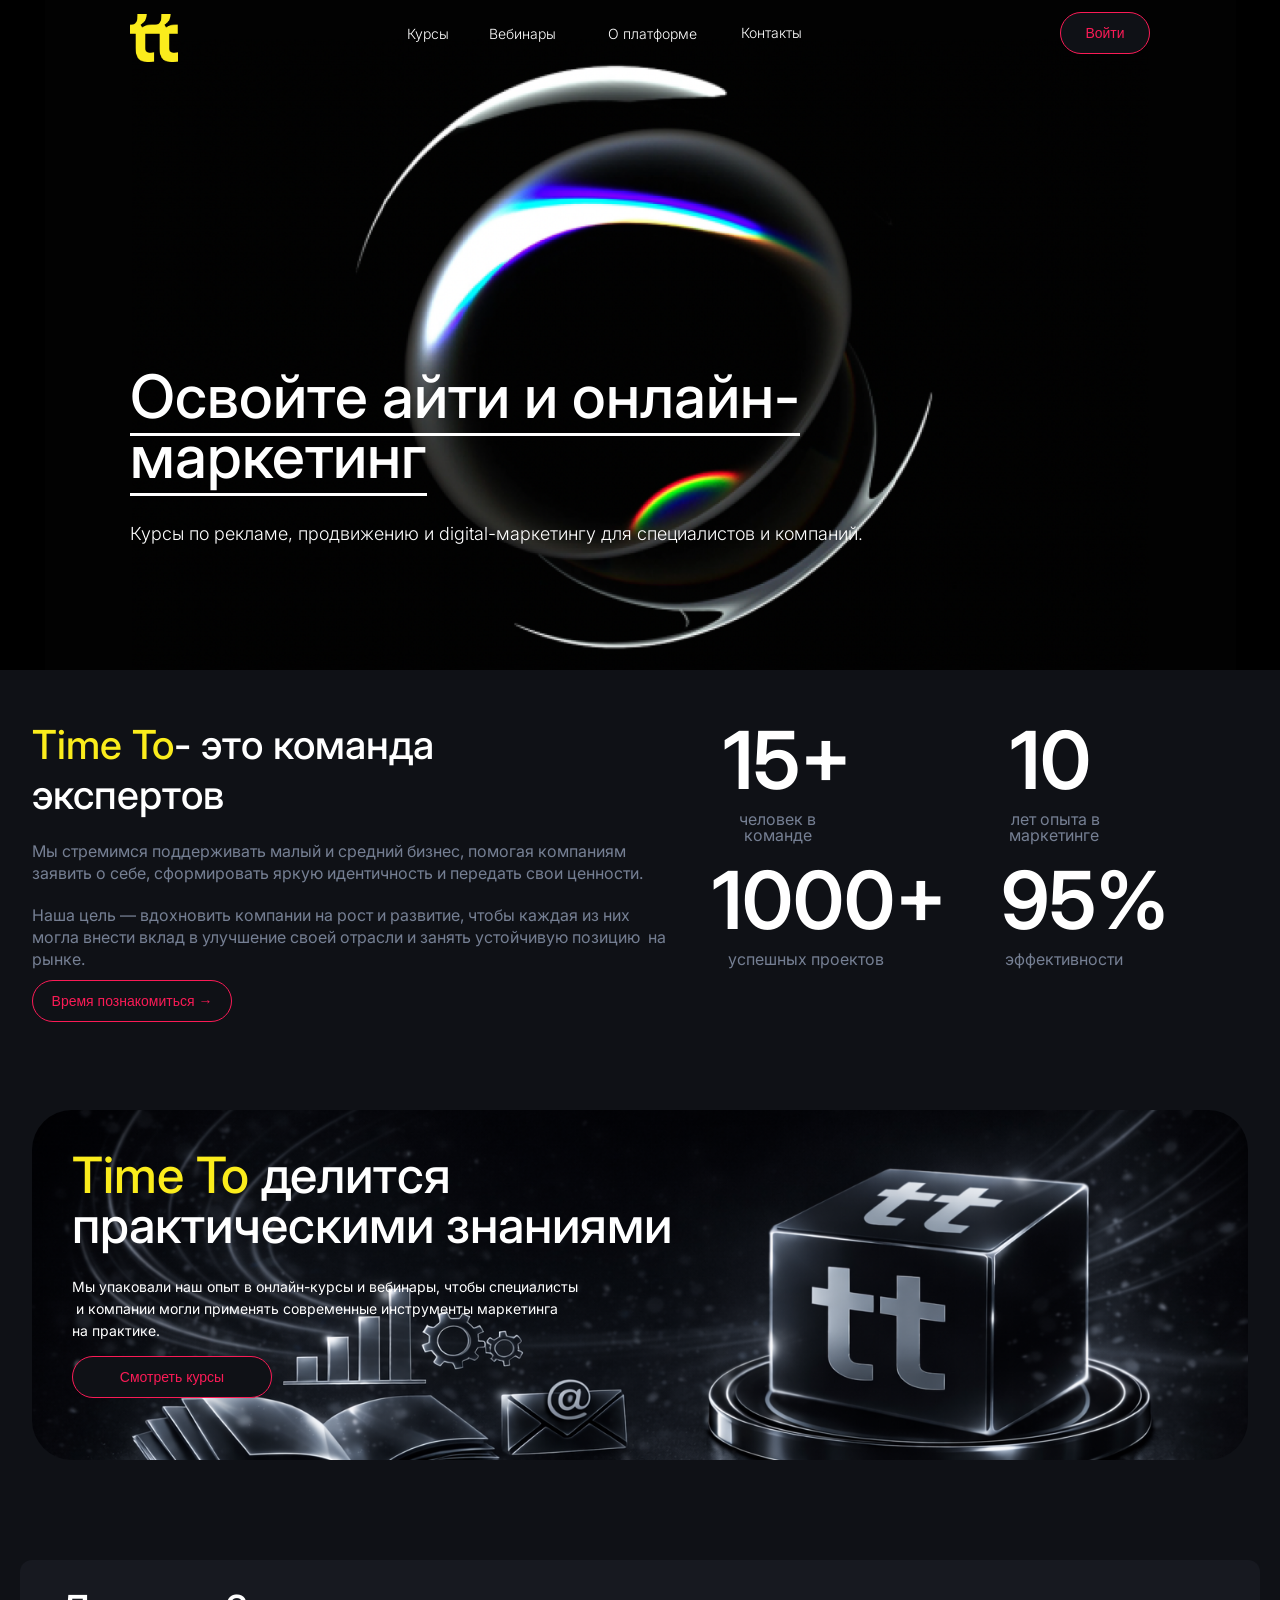
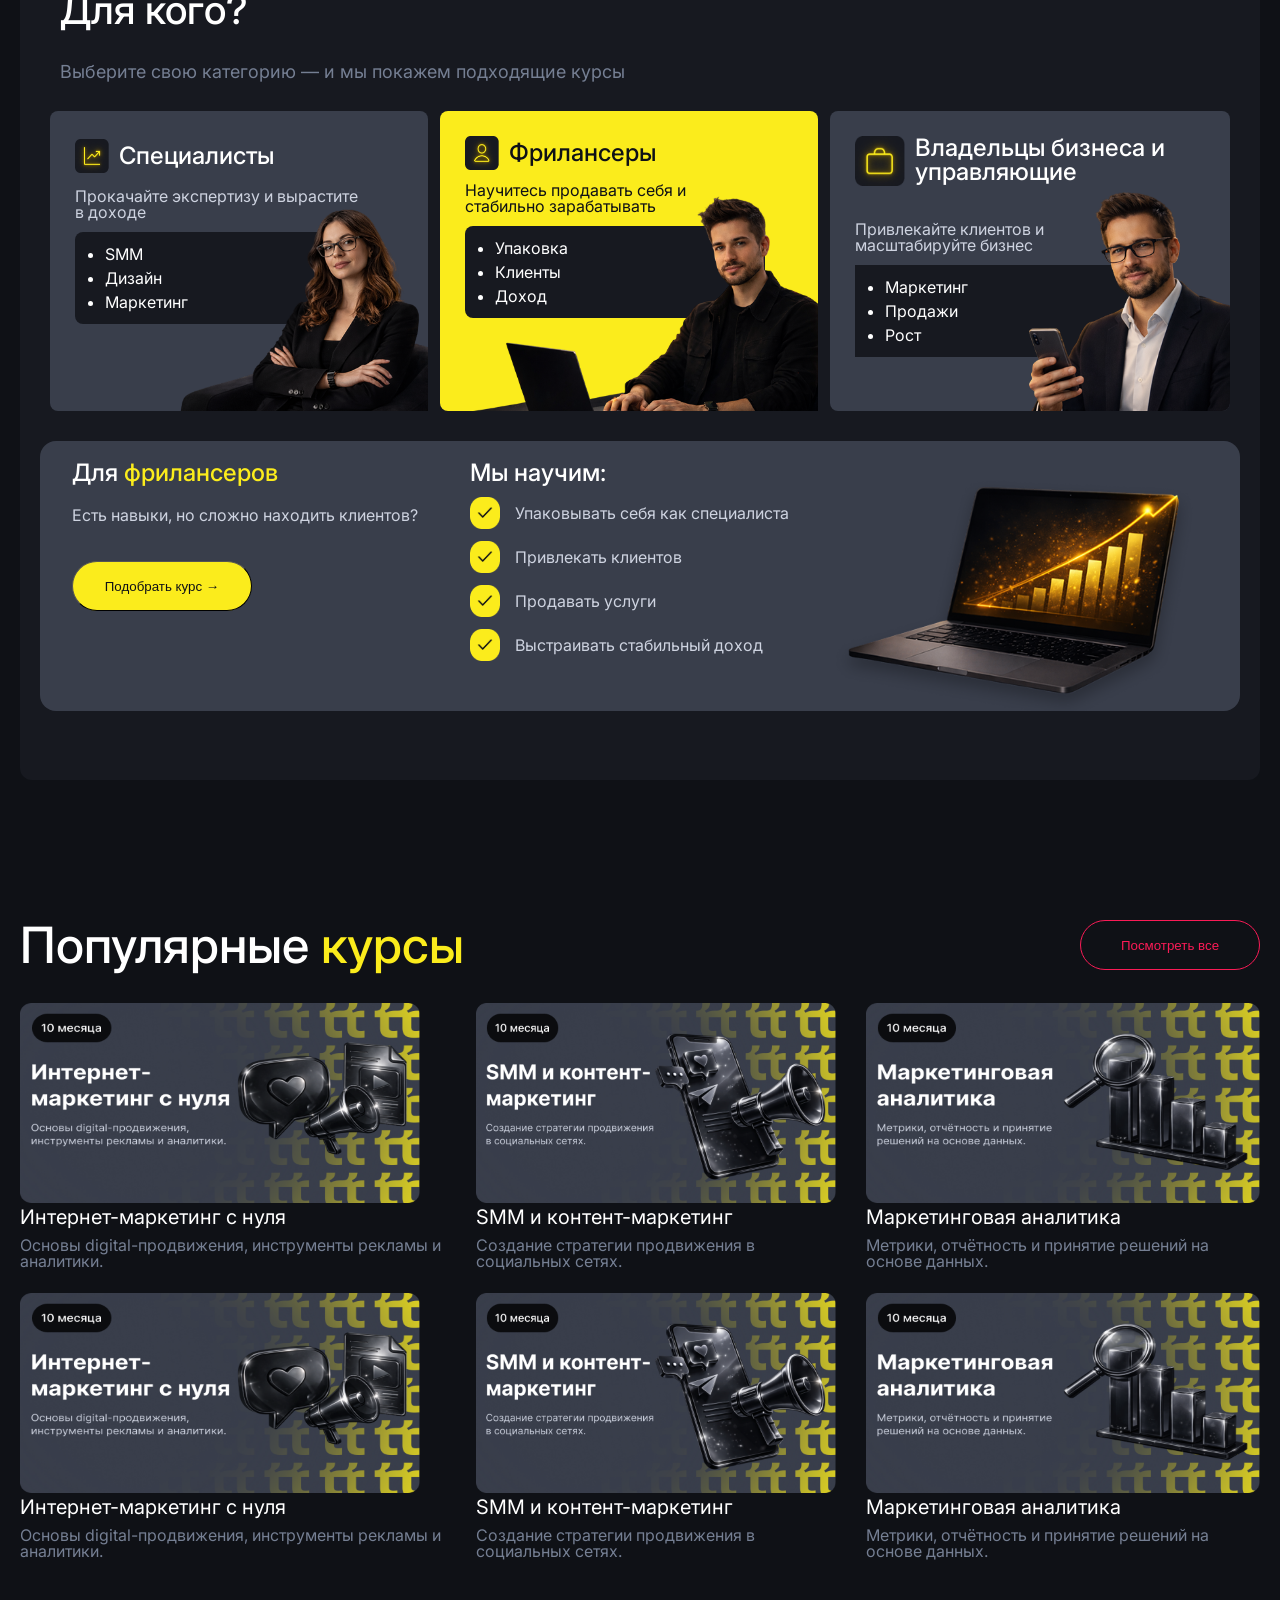
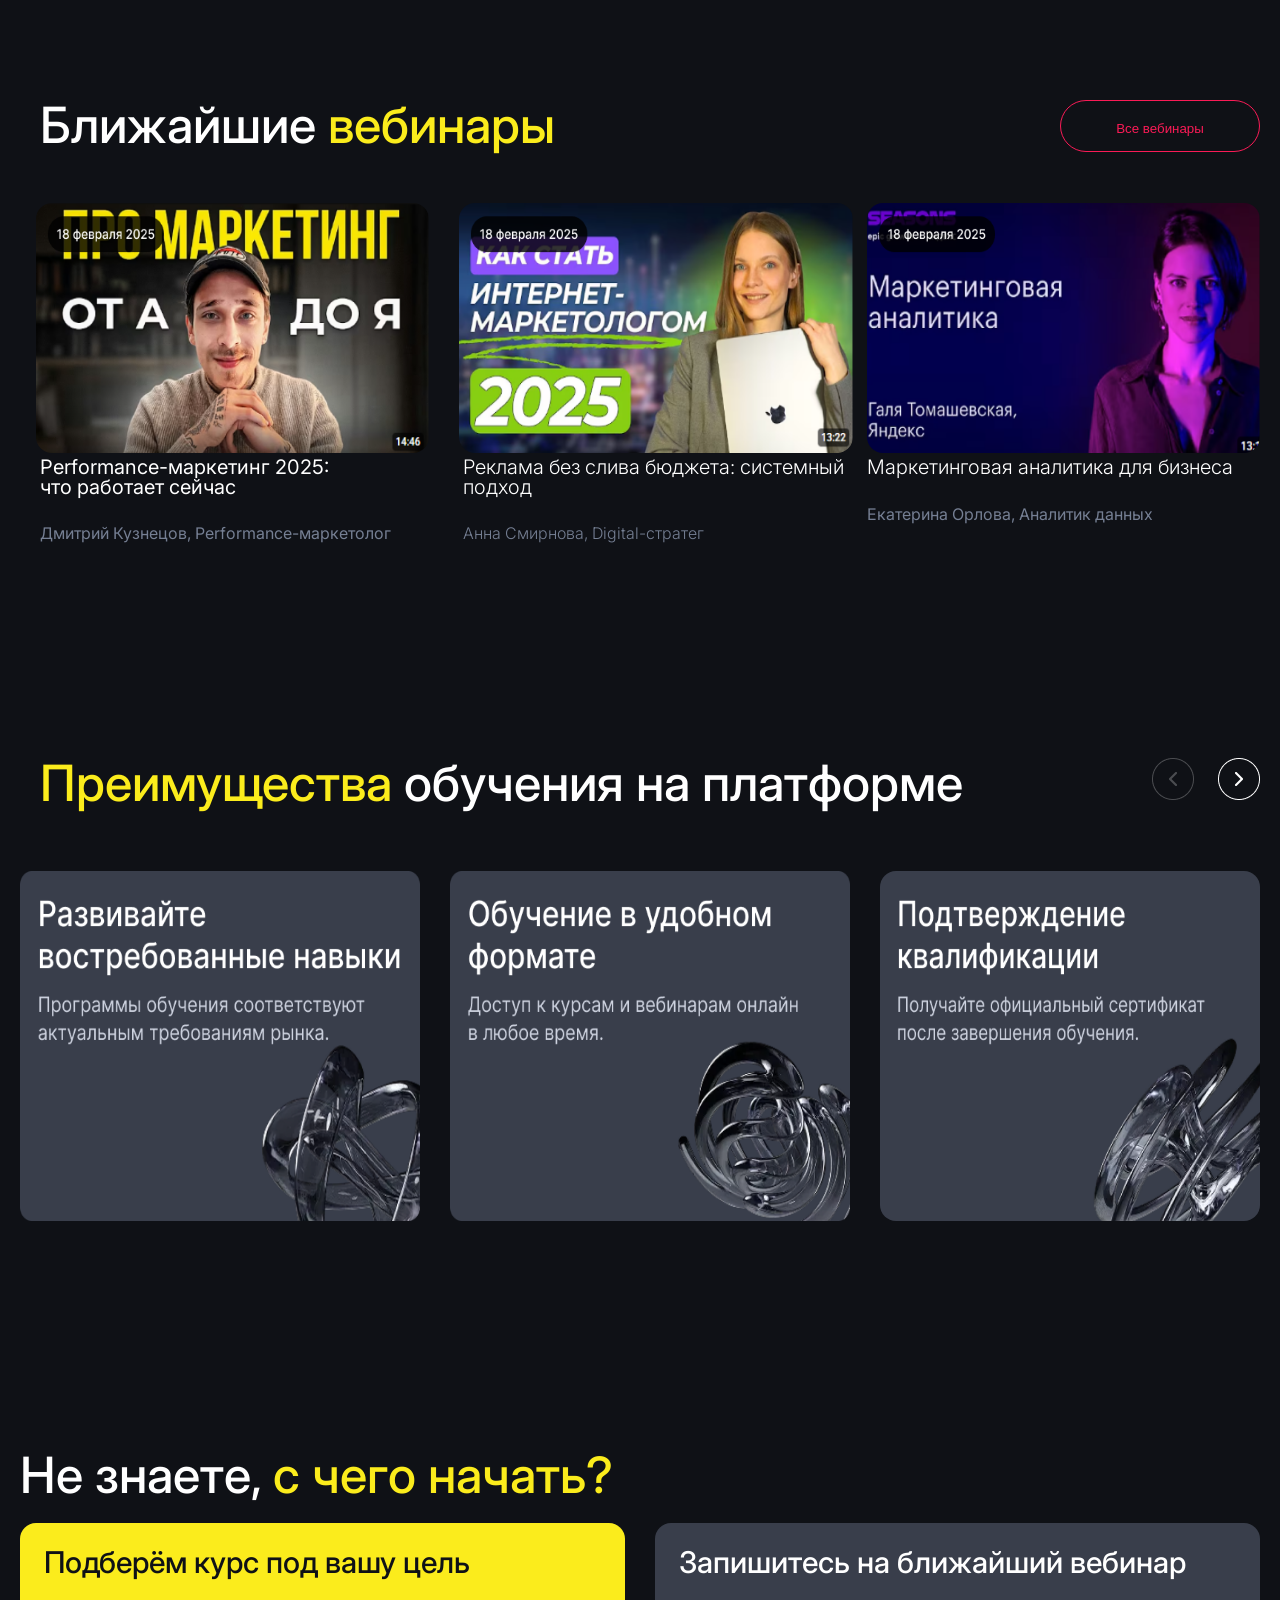
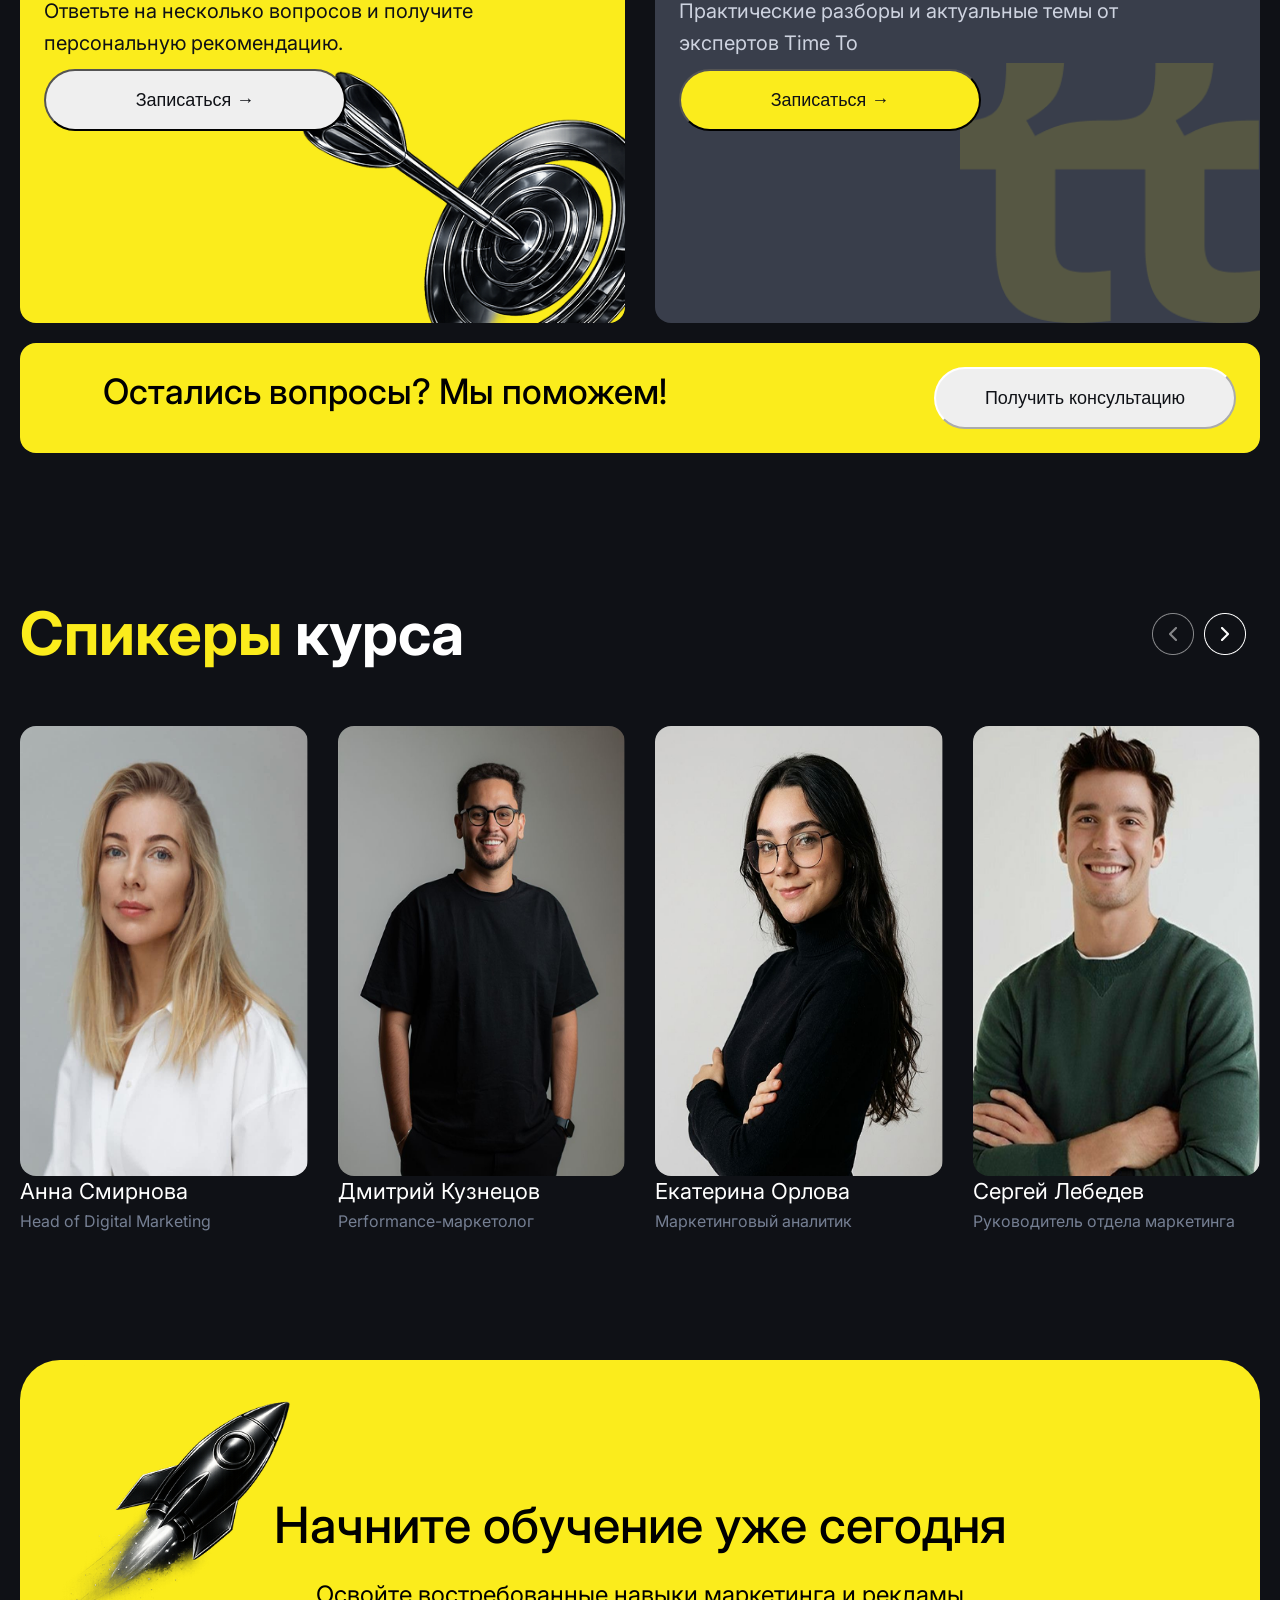
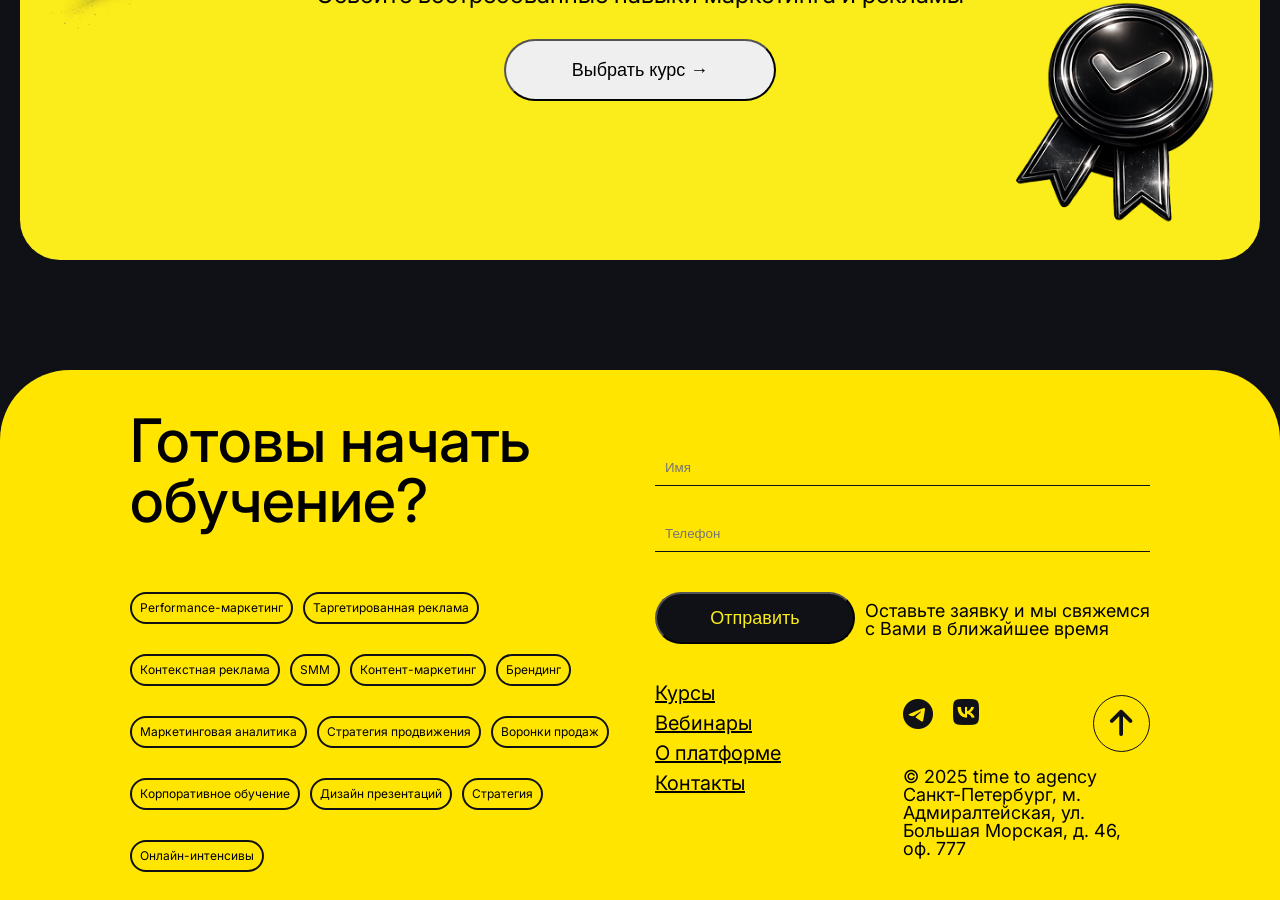
<file: index.html>
<!DOCTYPE html>
<html lang="en">
<head>
    <meta charset="UTF-8">
    <meta name="viewport" content="width=device-width, initial-scale=1.0">
    <link rel="stylesheet" href="./new-project.css">
    <link rel="stylesheet" href="./new-page-querry.css">
    <link rel="stylesheet" href="https://cdnjs.cloudflare.com/ajax/libs/font-awesome/6.5.1/css/all.min.css">
    <link rel="stylesheet" href="https://cdn.jsdelivr.net/npm/bootstrap-icons@1.13.1/font/bootstrap-icons.min.css">
    <link href="https://fonts.googleapis.com/css2?family=Inter:wght@100;300;400;500;600;700;900&display=swap" rel="stylesheet">
    <title>Document</title>
</head>
<body> 
    
    <section class="section_main">
    <header class="header">
        <nav class="nav">
            <ul class="ul_logo">  
                <li class="li_logo">
                    <img src="./assests/TT-logo.png" alt="logo" class="logo_png">
                </li>
            </ul >
            <ul class="ul_menu">
                <li class="menu_kursi"><a href="#">Курсы</a></li>
                <li class="menu_vebinari"><a href="#">Вебинары</a></li>
                <li class="menu_platforme"><a href="#">О платформе</a></li>
                <li class="menu_contact"><a href="#">Контакты</a></li>
            </ul>
            <ul class="ul_button">
                <li class="li_button">
                    <a href="#"><button class="button_menu">Войти</button></a>
                    <a href="#"><img src="./assests/menu-01.png" alt="menu-01" class="menu"></a>
                </li>
            </ul>
        </nav>
    </header>
        <div class="mainpage_title">

           <h1>Освойте айти и онлайн-маркетинг</h1>
           <p>Курсы по рекламе, продвижению и digital-маркетингу для специалистов и компаний.</p>
  
        </div>
           </section>
        <section class="section_second">
            <div class="expert_group">
                <div class="group_title">
                    <h2> <span class="highlight">Time To</span>- это команда экспертов </h2>
                    <p class="text_one">Мы стремимся поддерживать малый и средний бизнес, помогая компаниям заявить о себе, сформировать яркую идентичность и передать свои ценности.</p>
                    <p class="text_two">Наша цель — вдохновить компании на рост и развитие, чтобы каждая из них могла внести вклад в улучшение своей отрасли и занять устойчивую позицию  на рынке.</p>
                        

                    <button class="group_button">Время познакомиться →</button>
                </div>
                <div class="analysis">
                    <div class="analyse_part_first">
                        <div class="members">
                            <h2>15+</h2>
                            <p>человек в команде</p>
                        </div>
                        <div class="experience">
                            <h2>10</h2>
                            <p>лет опыта в маркетинге </p>
                        </div>
                    </div>
                    <div class="analyse_part_second">
                        <div class="projects">
                            <h2>1000+</h2>
                            <p>успешных проектов</p>
                        </div>
                        <div class="effectiveness">
                            <h2>95%</h2>
                            <p>эффективности</p>
                        </div>
                    </div>
                </div>
            </div>
            <div class="watch_curse">
                <div class="curse_title">
                    <h2><span class="highlight">Time To </span>делится практическими знаниями</h2>
                    <p>Мы упаковали наш опыт в онлайн-курсы и вебинары, чтобы специалисты  и компании могли применять современные инструменты маркетинга  на практике.</p>
                        <button class="curse_button">Смотреть курсы</button>
                    </div>
            </div>
        </section>
        <section class="section_third">
            <div class="short_information">
                <div class="info_short">
                    <h2>Для кого?</h2>
                    <p>Выберите свою категорию — и мы покажем подходящие курсы</p>
                    <div class="info_first">
                        <div class="specialists">
                            <div class="specialists_span"><img src="./assests/icon rise.png" alt="rise" class="icon_rise_png"> <h3>Специалисты</h3></div>
                            <p>Прокачайте экспертизу и вырастите в доходе</p>
                                <ul class="specialists_ul">
                                   <li>SMM</li>
                                   <li>Дизайн</li>
                                   <li>Маркетинг</li>
                                </ul>
                                <img src="./assests/specialist girl.png" alt="girl" class="specialist_girl">
                        </div>
                         <div class="freelancer">
                            <div class="freelancer_span"><img src="./assests/iconman.png" alt="rise" class="icon_rise_png"> <h3>Фрилансеры</h3></div>
                            <p>Научитесь продавать себя и стабильно зарабатывать</p>
                                <ul class="freelancer_ul">
                                   <li>Упаковка</li>
                                   <li>Клиенты</li>
                                   <li>Доход</li>
                                </ul>
                                <img src="./assests/freelancerboy.png" alt="boy" class="freelancer_boy">
                        </div>
                        <div class="infolast_second">
                            <img src="./assests/card (1).png" alt="card" class="card_png">
                        </div>
                        <div class="vladelsi">
                            <div class="vladelsi_title">
                                <img src="./assests/iconcase.png" alt="case" class="case_png">
                                <h2>Владельцы бизнеса и управляющие</h2>
                            </div>
                            <p>Привлекайте клиентов и масштабируйте бизнес</p>
                                <ul class="vladelsi_ul">
                                    <li>Маркетинг</li>
                                    <li>Продажи</li>
                                    <li>Рост</li>
                                </ul>
                                <img src="./assests/vladelsi uncle.png" alt="uncle" class="vladelsi_uncle">
                        </div>
                            
                    </div>
                    <div class="info_last">
                        <div class="freelancers_benefit">
                            <h4>Для <span class="highlight">фрилансеров</span></h4>
                            <p>Есть навыки, но сложно находить клиентов?</p>
                            <button>Подобрать курс →</button>
                        </div>
                        <div class="we_teach">
                            <h4>Мы научим:</h4>
                            <div class="instuctions"><img src="./assests/Frame 2087326141.png" alt="frameicon"><p>Упаковывать себя как специалиста</p></div>
                            <div class="instuctions"><img src="./assests/Frame 2087326141.png" alt="frameicon"><p>Привлекать клиентов</p></div>
                            <div class="instuctions"><img src="./assests/Frame 2087326141.png" alt="frameicon"><p>Продавать услуги</p></div>
                            <div class="instuctions"><img src="./assests/Frame 2087326141.png" alt="frameicon"><p>Выстраивать стабильный доход</p></div>
                        </div>
                        <img src="./assests/image-Photoroom (38) 1.png" alt="forfreelanseer" class="for_freelancer">
                    </div>
                </div>
            </div>
        </section>  
        <section class="section_four">
            <div class="famous_curses">
                <div class="famouscurse_title">
                    <h2>Популярные <span class="highlight">курсы</span></h2>
                    <button class="fmcurse_button">Посмотреть все</button>
                </div>
                <div class="famouscurse_parts">
                    <div class="item_first">
                        <span class="fmcurse_img">
                             <img src="./assests/internet-marketing.png" alt="internet-marketing" class="fmcurse_png">
                         </span>
                         <span class="fmitem_definition">
                             <h4>Интернет-маркетинг с нуля</h4>
                            <p>Основы digital-продвижения, инструменты рекламы и аналитики.</p>
                         </span>
                     </div>
                    <div class="item_second">
                        <span class="fmcurse_img">
                             <img src="./assests/camera.png" alt="internet-marketing" class="fmcurse_png">
                        </span>
                        <span class="fmt_shortdef">
                            <h4>SMM и контент-маркетинг</h4>
                            <p>Создание стратегии продвижения в социальных сетях.</p>

                        </span>
                    </div>
                    <div class="item_third">
                        <span class="fmcurse_img">
                             <img src="./assests/second_camera.png" alt="internet-marketing" class="fmcurse_png">
                         </span>
                         <span class="fmitem_definition">
                            <h4>Маркетинговая аналитика</h4>
                            <p>Метрики, отчётность и принятие решений на основе данных.</p>
                         </span>
                    </div>
                   
                  <button class="fmcurse_button_two">Посмотреть все</button>
                </div>
                <div class="famouscurse_parts">
                     <div class="item_four">
                        <span class="fmcurse_img">
                            <img src="./assests/internet-marketing.png" alt="internet-marketing" class="fmcurse_png">
                        </span>
                        <span class="fmitem_definition">
                            <h4>Интернет-маркетинг с нуля</h4>
                            <p>Основы digital-продвижения, инструменты рекламы и аналитики.</p>
                        </span>
                    </div>
                    <div class="item_five">
                        <span class="fmcurse_img">
                             <img src="./assests/camera.png" alt="internet-marketing" class="fmcurse_png">
                         </span>
                         <span class="fmt_shortdef">
                            <h4>SMM и контент-маркетинг</h4>
                            <p>Создание стратегии продвижения в социальных сетях.</p>
                         </span>
                    </div>
                    <div class="item_six">
                        <span class="fmcurse_img">
                            <img src="./assests/second_camera.png" alt="internet-marketing" class="fmcurse_png">
                        </span>
                        <span class="fmitem_definition">
                            <h4>Маркетинговая аналитика</h4>
                            <p>Метрики, отчётность и принятие решений на основе данных.</p>
                        </span>
                    </div>
                </div>
            </div>


        </section>
        <section class="section_five">
            <div class="sectionfive_title">
                <h2>Ближайшие <span class="highlight">вебинары</span> </h2>
                <button class="sectionfive_button">Все вебинары</button>
            </div>
            <div class="Upcoming_webinars">
                <div class="firstvd_curse">
                    <span class="promkt_curse">
                        <img src="./assests/pro_marketin.png" alt="promarketing" class="promarketing">
                    </span>
                    <span class="procurse_def">
                        <h4>Performance-маркетинг 2025:  что работает сейчас</h4>
                        <p>Дмитрий Кузнецов, Performance-маркетолог</p>
                    </span>
                </div>
                <div class="secondvd_curse">
                    <span class="marketolog_curse">
                        <img src="./assests/internet_marketolog.png" alt="marketolog" class="marketolog">
                    </span>
                    <span class="marketologcurse_def">
                        <h4>Реклама без слива бюджета: системный подход</h4>
                        <p>Анна Смирнова, Digital-стратег</p>
                    </span>
                </div>
                <div class="thirdvd_curse">
                    <span class="analitika">
                        <img src="./assests/marketing analitika.png" alt="analitika" class="analitika_png">
                    </span>
                    <span class="analitika_def">
                        <h4>Маркетинговая аналитика для бизнеса</h4>
                        <p>Екатерина Орлова, Аналитик данных</p>
                    </span>
                </div>
            </div>
             <button class="sectionfive_button_two">Все вебинары</button>
            <div class="advantages">
                <div class="adventage_title">
                     <h2><span class="highlight">Преимущества</span> обучения на платформе</h2>
                    <div class="frame_iconsdiv">

                         <div class="">
                             <img src="./assests/Frame 2087326108.png" alt="frame" class="icon_first">
                         </div>
                         <div class="">
                              <img src="./assests/2Frame 2087326109.png" alt="2Frame" class="icon_second">
                          </div>
                    
                        
                </div>
                   
                    
                   
                </div>
               
                <div class="explore_adventages">
                    <div class="develop_skills">
                        <img src="./assests/razvivayti.png" alt="razvivayte" class="razvivayte">
                    </div>
                    <div class="simple_format">
                        <img src="./assests/obichni.png" alt="obichni" class="obichni">
                    </div>
                    <div class="qualifications">
                        <img src="./assests/kvalifikatsiy.png" alt="vladelsi" class="qualification">
                    </div>
                </div>
            </div>
                
           

        </section>
        <section class="section_six">
            <div class="getting_started">
                <div class="gettingstarted_title">
                    <h2>Не знаете, <span class="highlight"> с чего начать?</span></h2>
                </div>
                <div class="goals_andsign_div">

                    <div class="coursefor_goals">
                    <h4>Подберём курс под вашу цель</h4>
                    <p>Ответьте на несколько вопросов и получите персональную рекомендацию.</p>
                    <button class="crfgoals_button">Записаться →</button>
                    </div>


                    <div class="sign_up">
                   <h4>Запишитесь на ближайший вебинар</h4>
                   <p>Практические разборы и актуальные темы от экспертов Time To</p>
                   <button class="signup_button">Записаться →</button>
                     </div>
                    
                </div>
                 <div class="sectionsix_buttom">
                        <h3>Остались вопросы? Мы поможем!</h3>
                        <button class="sctsx_button">Получить консультацию</button>
                     </div>
            </div>
                       <div class="sectionsix_part">




             <span class="sctsxpart_title">

            <h2><span class="highlight">Спикеры </span>курса</h2>
             <span class="sctxpart_image">
                <span><img src="./assests/Frame 2087326108.png" alt="frame" class="sctxpart_png"></span>
                <span><img src="./assests/2Frame 2087326109.png" alt="2Frame" class="sctxpart_png"></span>
            </span>
           </span> 
           <div class="stikers">
            <div class="girlone_div">
                 <img src="./assests/imggirl1.png" alt="girl1" class="girl_one">
              <h4>Анна Смирнова</h4>
              <p>Head of Digital Marketing</p>
            </div>
            <div class="other_options">
                <img src="./assests/imgboy1.png" alt="boy1" class="boy_one">
                <h4>Дмитрий Кузнецов</h4>
                <p>Performance-маркетолог</p>
            </div>
            <div class="other_options">
                <img src="./assests/imggirl2.png" alt="girl2" class="girl_two">
                <h4>Екатерина Орлова</h4>
                <p>Маркетинговый аналитик</p>
            </div>
            <div class="other_options">
                <img src="./assests/imgboy2.png" alt="girl2" class="boy_two">
                <h4>Сергей Лебедев</h4>
                <p>Руководитель отдела маркетинга</p>
            </div>
             
           </div>    
            </div>
        </section>
        <section class="section_seven">
            <div class="start_learning">
                <img src="./assests/label.png" alt="label" class="label_png">
                <img src="./assests/rocket.png" alt="rocket" class="rocket_png">
                <h2>Начните обучение уже сегодня</h2>
                <p>Освойте востребованные навыки маркетинга и рекламы</p>
                <a href="https://t.me/Lifesnap_us"><button class="startlearning_button">Выбрать курс →</button></a>
            </div>
          
           

        </section>
        <footer class="cta_footer">
  <div class="cta_container">

    <!-- LEFT -->
    <div class="cta_left">
      <h2>Готовы начать обучение?</h2>

      <div class="tags">
        <span>Performance-маркетинг</span>
        <span>Таргетированная реклама</span>
        <span>Контекстная реклама</span>
        <span>SMM</span>
        <span>Контент-маркетинг</span>
        <span>Брендинг</span>
        <span>Маркетинговая аналитика</span>

         <span>Стратегия продвижения</span>
        <span>Воронки продаж</span>
        <span>Корпоративное обучение</span>
        <span>Дизайн презентаций</span>
        <span>Стратегия</span>
        <span>Онлайн-интенсивы</span>
       
      </div>
    </div>

    <!-- RIGHT -->
    <div class="cta_right">
      <input type="text" placeholder="Имя">
      <input type="text" placeholder="Телефон">
        <div class="button_span">
            <button>Отправить</button>
            <div class="inputbtm_span">Оставьте заявку и мы свяжемся с Вами в  ближайшее время</div>
        </div>
      


      <div class="ctaright_part">
        <div class="part_first">
            <h4>Курсы</h4>
            <h4>Вебинары</h4>
            <h4>О платформе</h4>
            <h4>Контакты</h4>
        </div>
        <div class="part_last">
            <div class="ctaright_icons">
                 <a href="#" class="prtl_item">

                     <i class="bi bi-telegram"></i>

                        <i class="fa-brands fa-vk"></i>
                    
                      
                    </a>

                    <a href="#" class="uprow_circle">
                       <i class="fa-solid fa-arrow-up"></i>
                    </a>
            </div>
            <p>©️ 2025 time to agency
                    Санкт-Петербург, м. Адмиралтейская,
                    ул. Большая Морская, д. 46, оф. 777</p>


        </div>
      </div>
    </div>

  </div>
</footer>
    
</body>
</html>
</file>
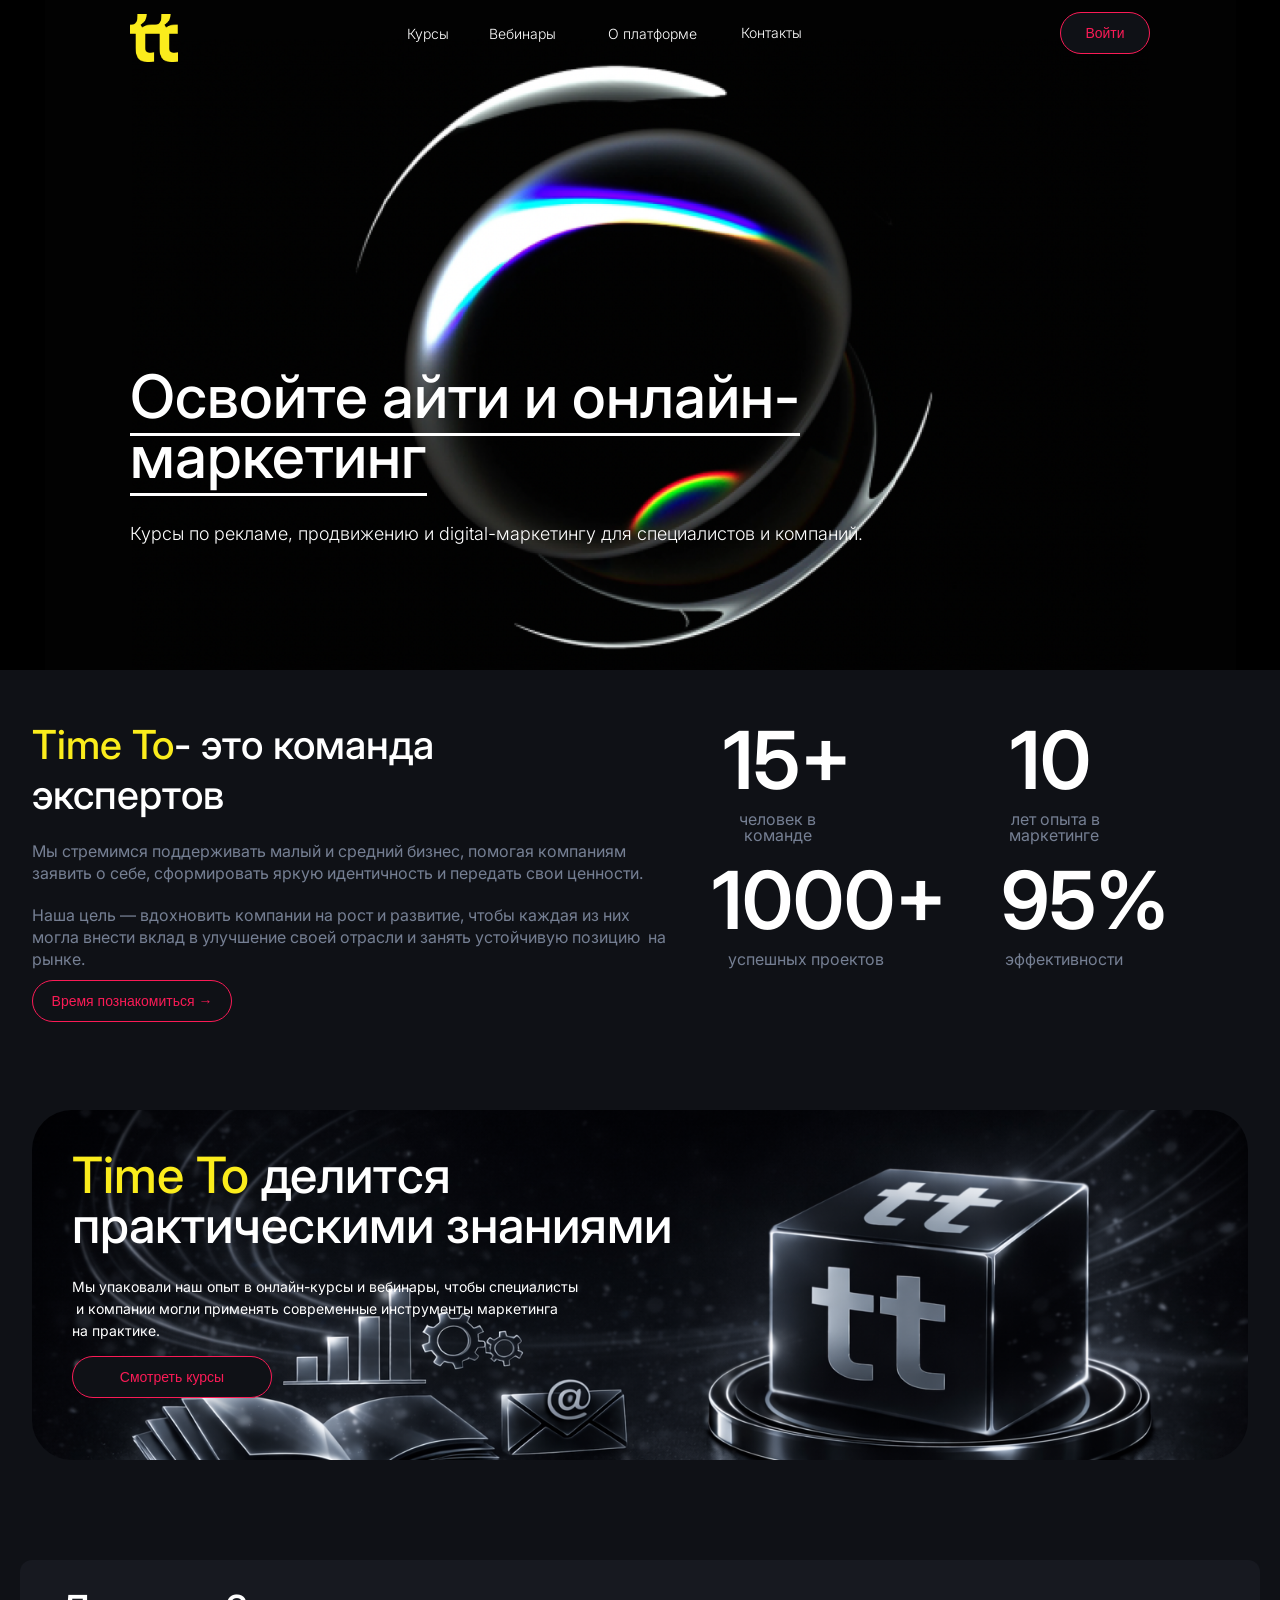
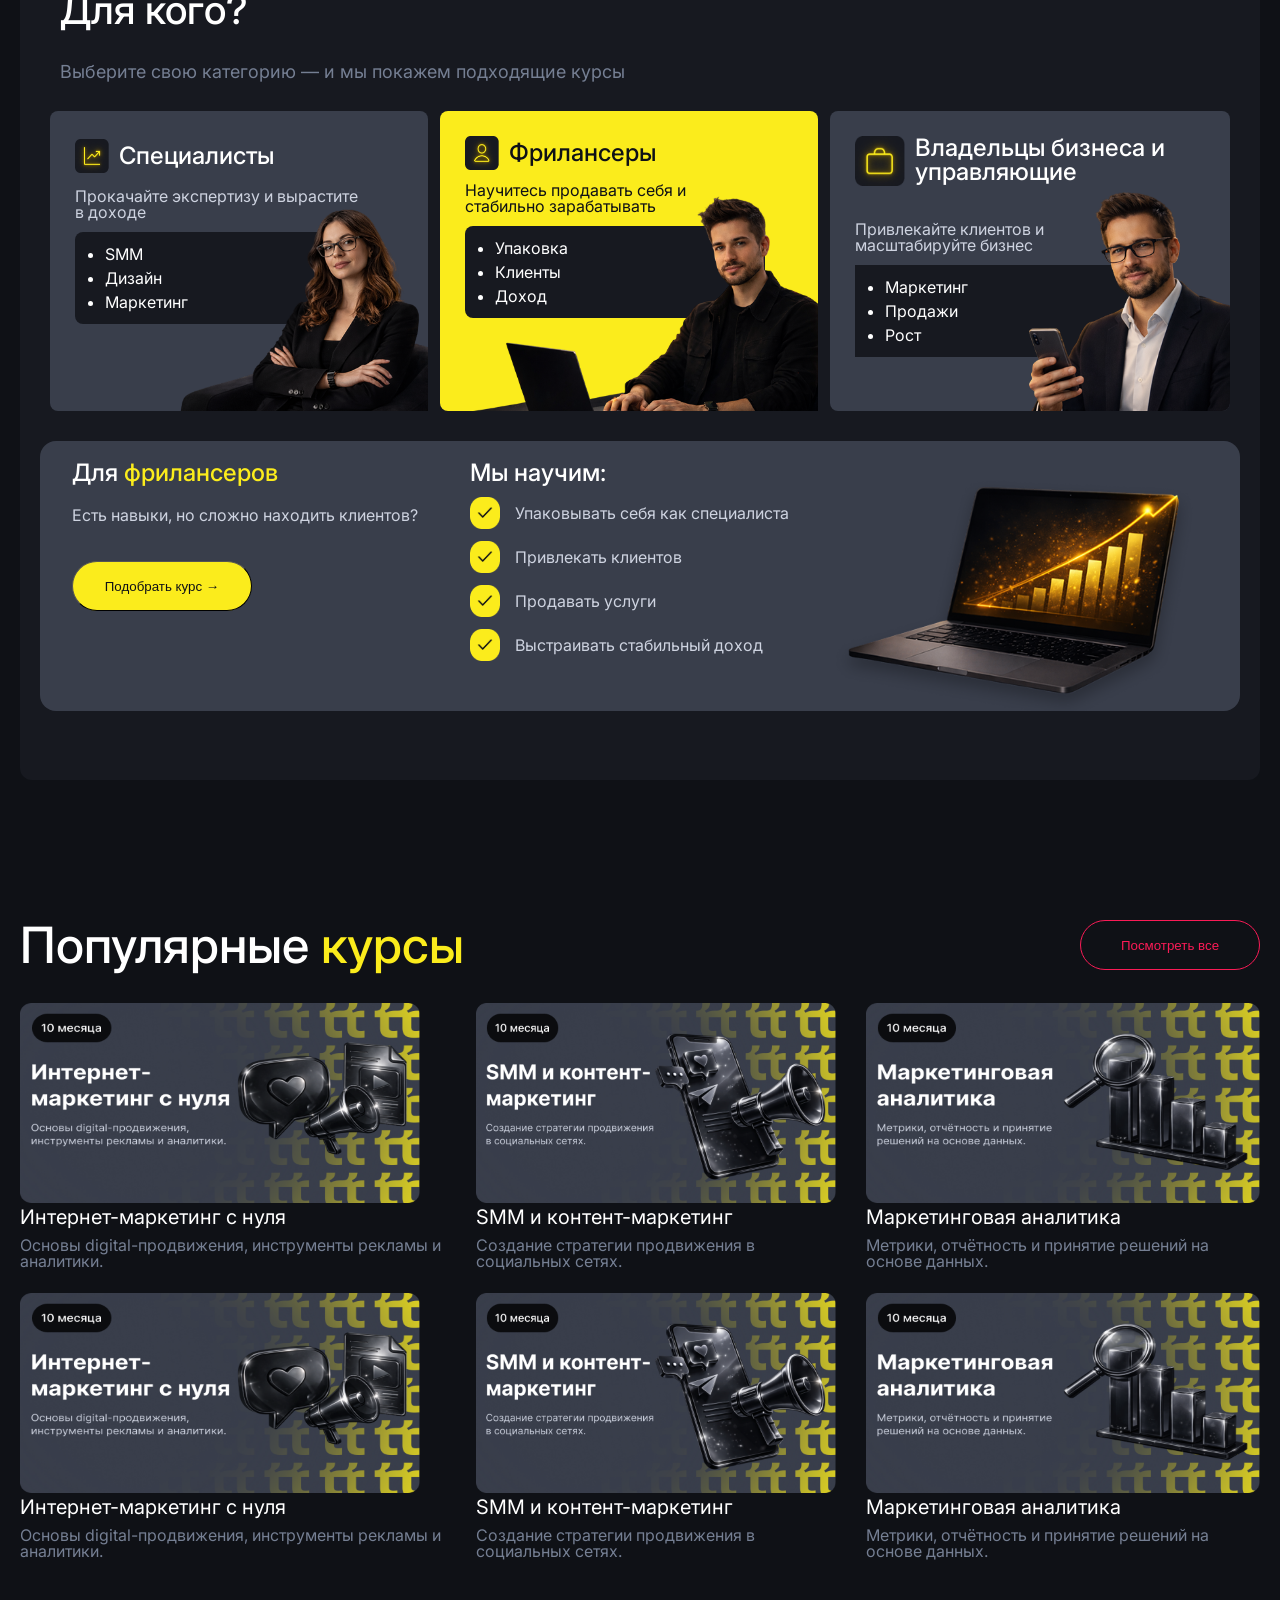
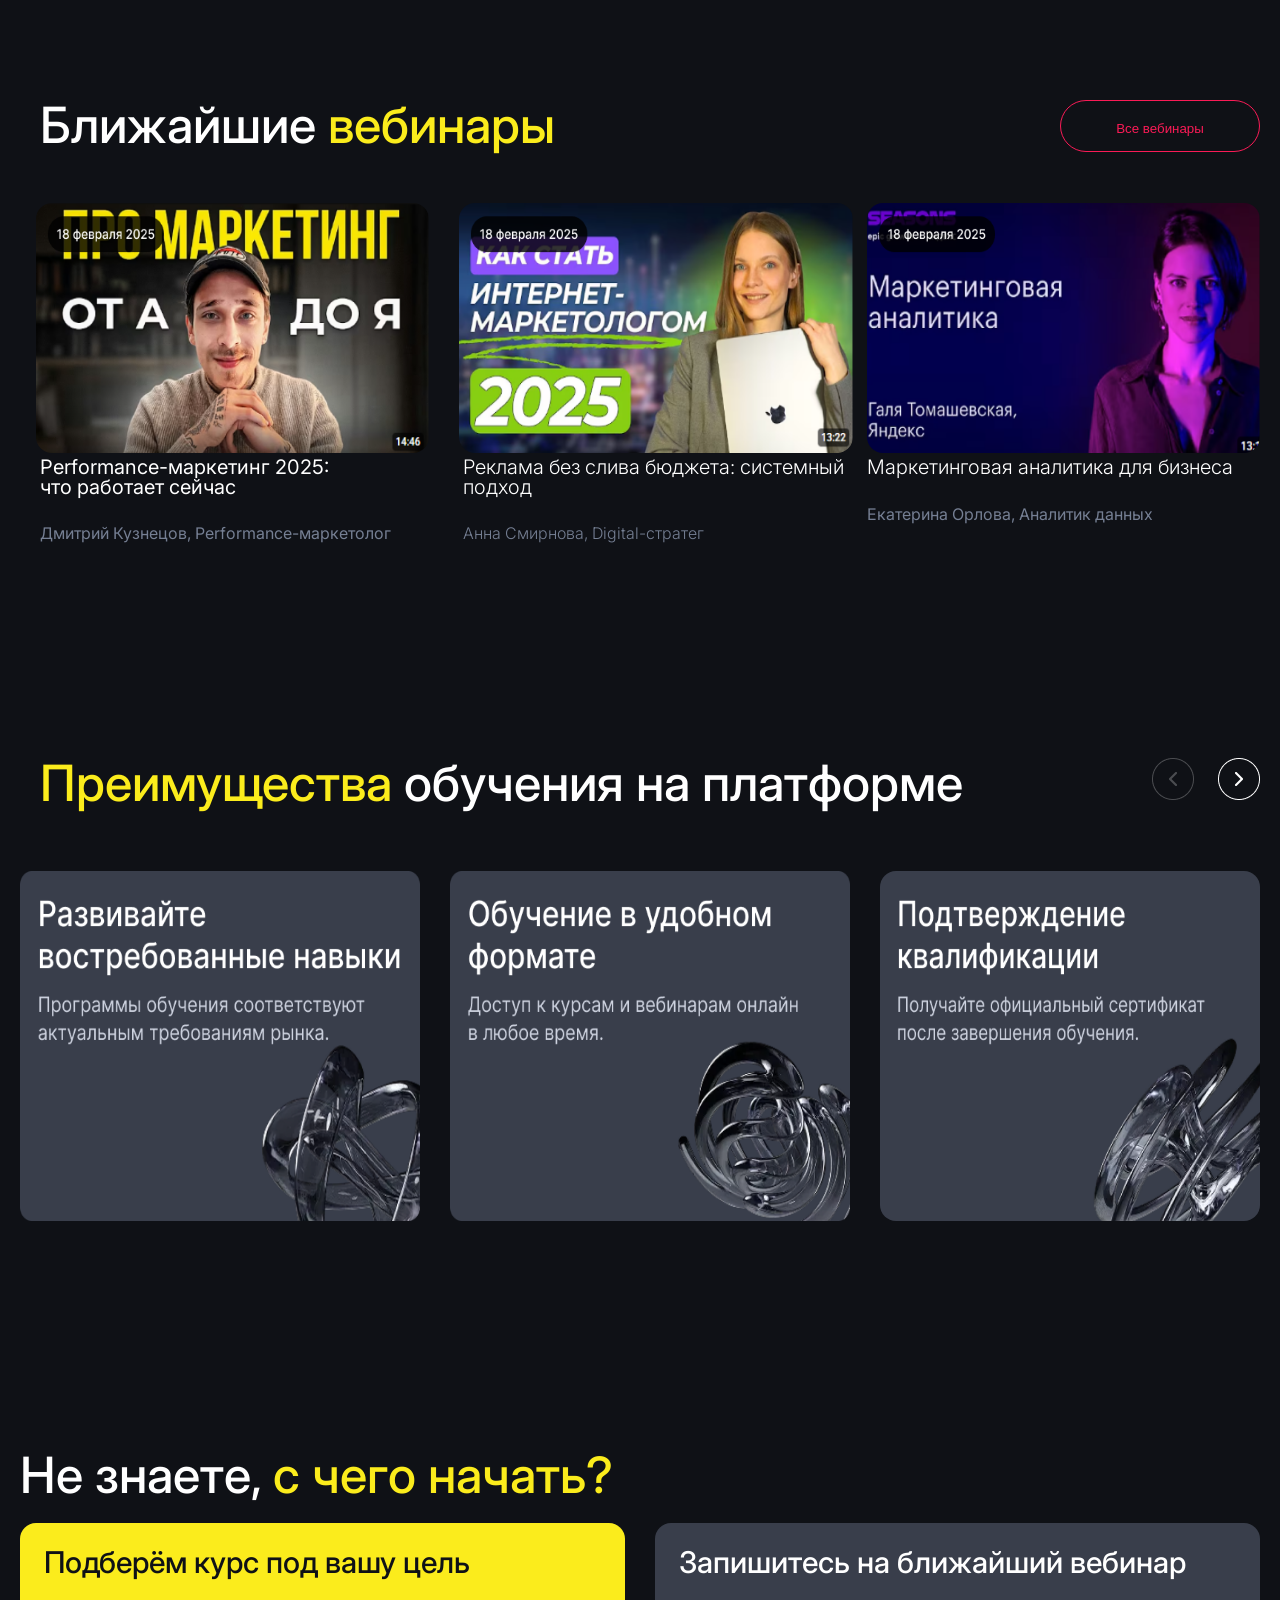
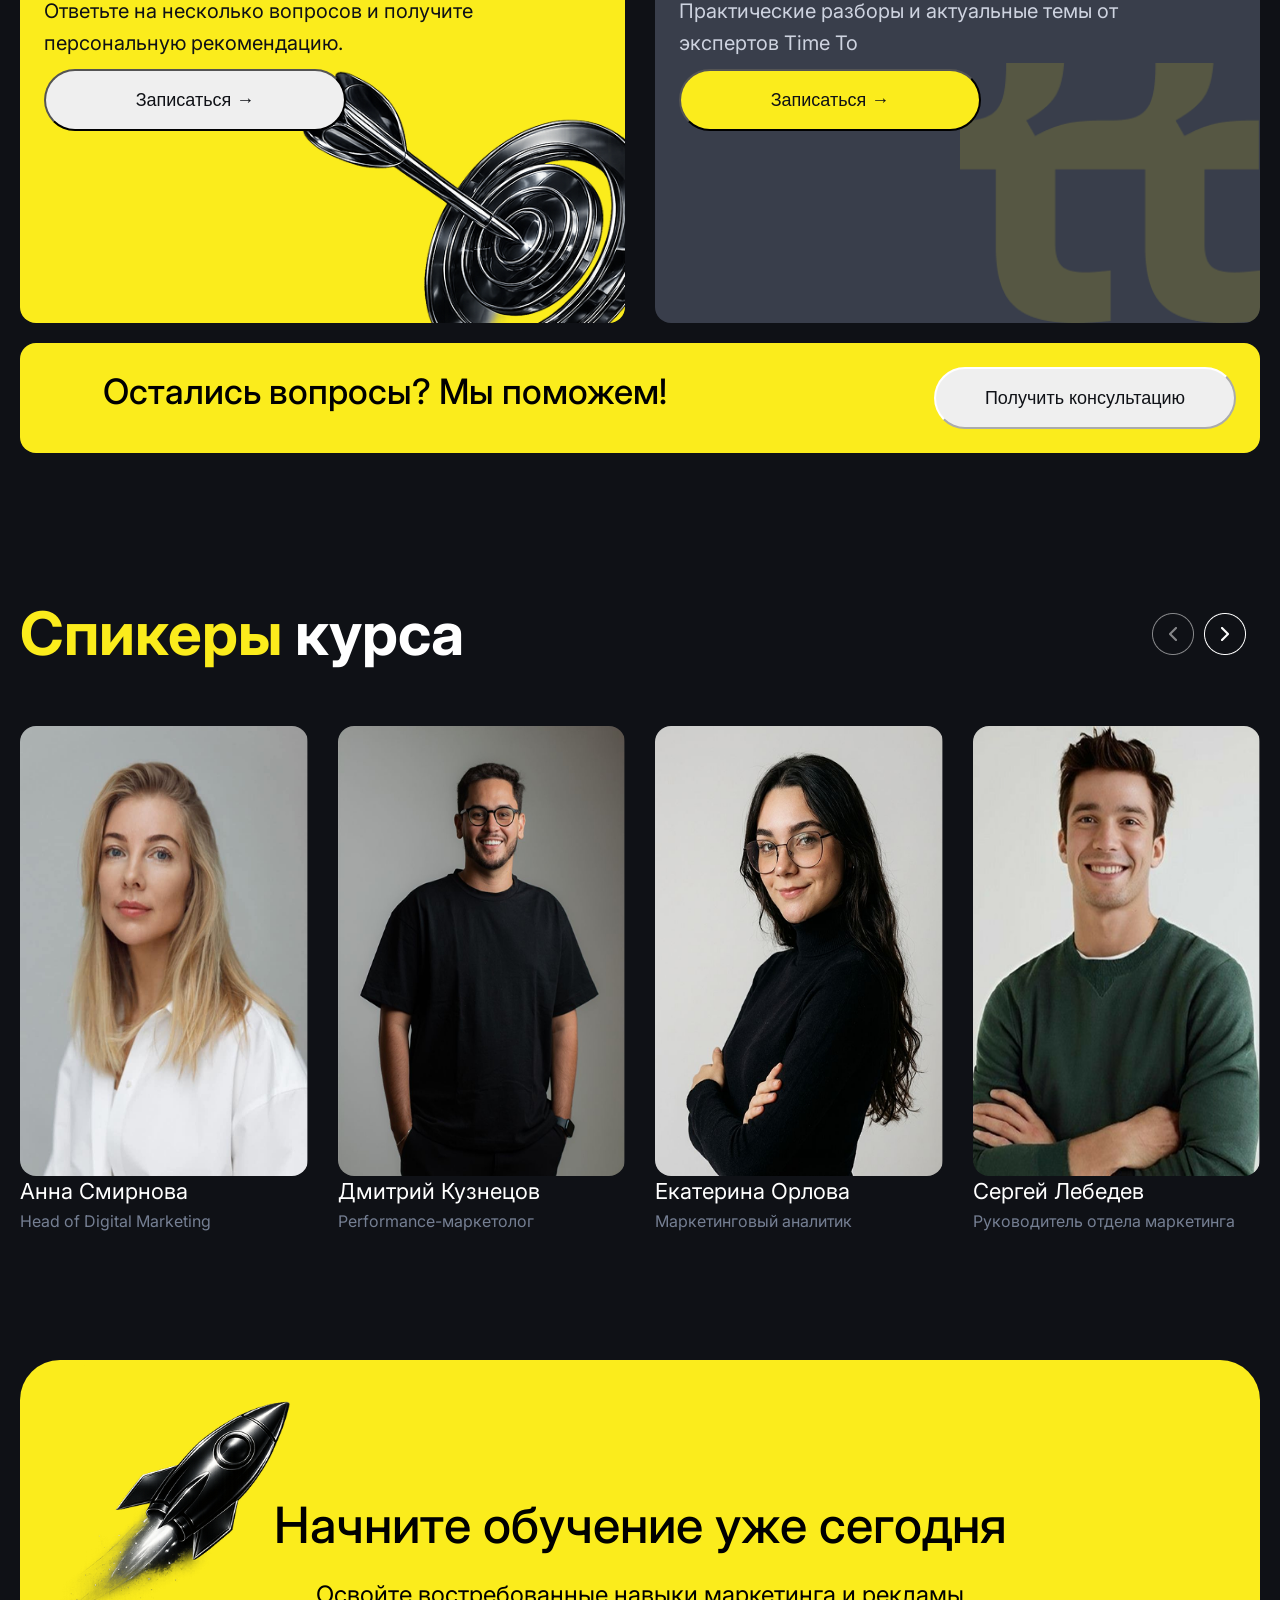
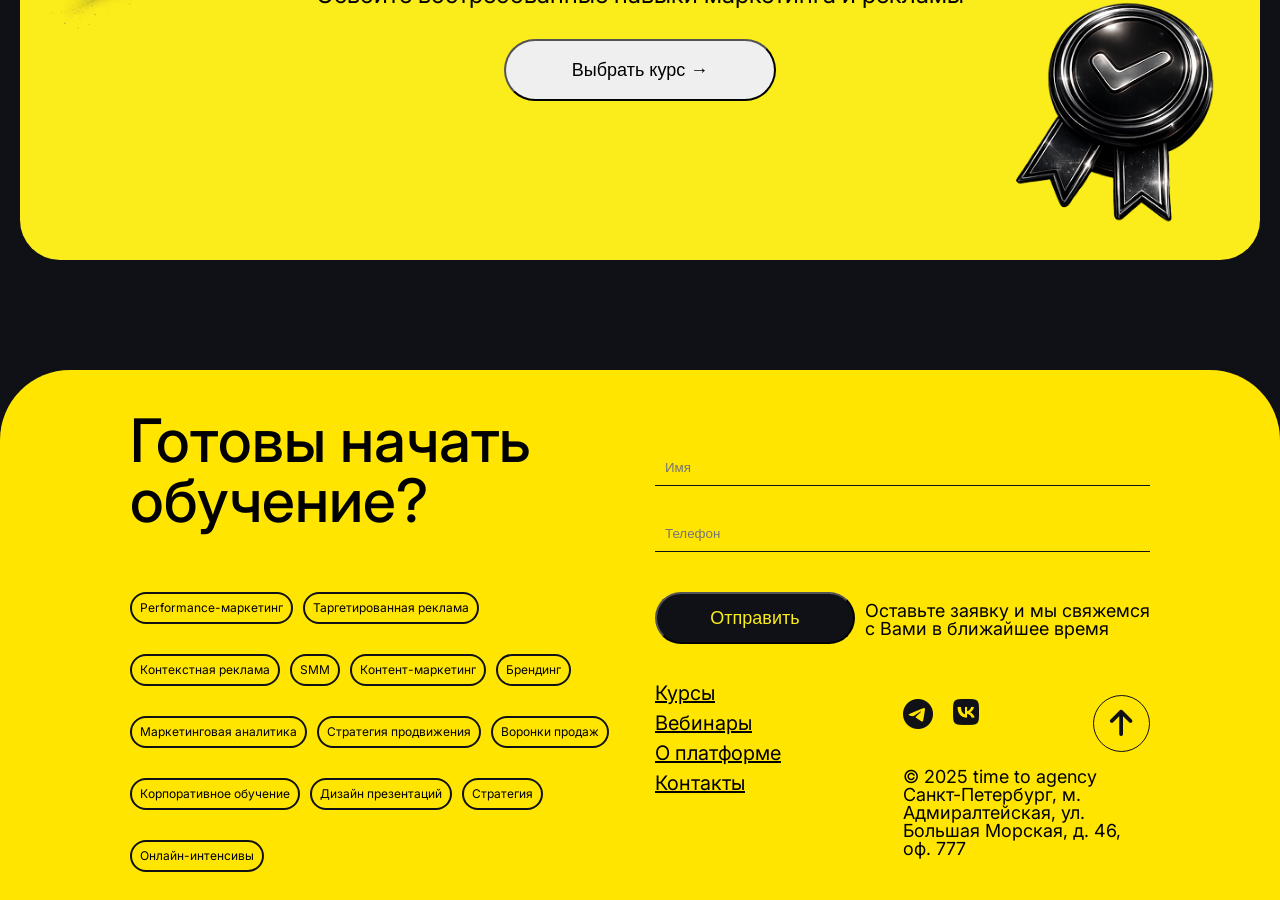
<file: index..html>
<!DOCTYPE html>
<html lang="en">
<head>
    <meta charset="UTF-8">
    <meta name="viewport" content="width=device-width, initial-scale=1.0">
    <link rel="stylesheet" href="./new-project.css">
    <link rel="stylesheet" href="./new-page-querry.css">
    <link rel="stylesheet" href="https://cdnjs.cloudflare.com/ajax/libs/font-awesome/6.5.1/css/all.min.css">
    <link rel="stylesheet" href="https://cdn.jsdelivr.net/npm/bootstrap-icons@1.13.1/font/bootstrap-icons.min.css">
    <link href="https://fonts.googleapis.com/css2?family=Inter:wght@100;300;400;500;600;700;900&display=swap" rel="stylesheet">
    <title>Document</title>
</head>
<body> 
    
    <section class="section_main">
    <header class="header">
        <nav class="nav">
            <ul class="ul_logo">  
                <li class="li_logo">
                    <img src="./assests/TT-logo.png" alt="logo" class="logo_png">
                </li>
            </ul >
            <ul class="ul_menu">
                <li class="menu_kursi"><a href="#">Курсы</a></li>
                <li class="menu_vebinari"><a href="#">Вебинары</a></li>
                <li class="menu_platforme"><a href="#">О платформе</a></li>
                <li class="menu_contact"><a href="#">Контакты</a></li>
            </ul>
            <ul class="ul_button">
                <li class="li_button">
                    <a href="#"><button class="button_menu">Войти</button></a>
                    <a href="#"><img src="./assests/menu-01.png" alt="menu-01" class="menu"></a>
                </li>
            </ul>
        </nav>
    </header>
        <div class="mainpage_title">

           <h1>Освойте айти и онлайн-маркетинг</h1>
           <p>Курсы по рекламе, продвижению и digital-маркетингу для специалистов и компаний.</p>
  
        </div>
           </section>
        <section class="section_second">
            <div class="expert_group">
                <div class="group_title">
                    <h2> <span class="highlight">Time To</span>- это команда экспертов </h2>
                    <p class="text_one">Мы стремимся поддерживать малый и средний бизнес, помогая компаниям заявить о себе, сформировать яркую идентичность и передать свои ценности.</p>
                    <p class="text_two">Наша цель — вдохновить компании на рост и развитие, чтобы каждая из них могла внести вклад в улучшение своей отрасли и занять устойчивую позицию  на рынке.</p>
                        

                    <button class="group_button">Время познакомиться →</button>
                </div>
                <div class="analysis">
                    <div class="analyse_part_first">
                        <div class="members">
                            <h2>15+</h2>
                            <p>человек в команде</p>
                        </div>
                        <div class="experience">
                            <h2>10</h2>
                            <p>лет опыта в маркетинге </p>
                        </div>
                    </div>
                    <div class="analyse_part_second">
                        <div class="projects">
                            <h2>1000+</h2>
                            <p>успешных проектов</p>
                        </div>
                        <div class="effectiveness">
                            <h2>95%</h2>
                            <p>эффективности</p>
                        </div>
                    </div>
                </div>
            </div>
            <div class="watch_curse">
                <div class="curse_title">
                    <h2><span class="highlight">Time To </span>делится практическими знаниями</h2>
                    <p>Мы упаковали наш опыт в онлайн-курсы и вебинары, чтобы специалисты  и компании могли применять современные инструменты маркетинга  на практике.</p>
                        <button class="curse_button">Смотреть курсы</button>
                    </div>
            </div>
        </section>
        <section class="section_third">
            <div class="short_information">
                <div class="info_short">
                    <h2>Для кого?</h2>
                    <p>Выберите свою категорию — и мы покажем подходящие курсы</p>
                    <div class="info_first">
                        <div class="specialists">
                            <div class="specialists_span"><img src="./assests/icon rise.png" alt="rise" class="icon_rise_png"> <h3>Специалисты</h3></div>
                            <p>Прокачайте экспертизу и вырастите в доходе</p>
                                <ul class="specialists_ul">
                                   <li>SMM</li>
                                   <li>Дизайн</li>
                                   <li>Маркетинг</li>
                                </ul>
                                <img src="./assests/specialist girl.png" alt="girl" class="specialist_girl">
                        </div>
                         <div class="freelancer">
                            <div class="freelancer_span"><img src="./assests/iconman.png" alt="rise" class="icon_rise_png"> <h3>Фрилансеры</h3></div>
                            <p>Научитесь продавать себя и стабильно зарабатывать</p>
                                <ul class="freelancer_ul">
                                   <li>Упаковка</li>
                                   <li>Клиенты</li>
                                   <li>Доход</li>
                                </ul>
                                <img src="./assests/freelancerboy.png" alt="boy" class="freelancer_boy">
                        </div>
                        <div class="infolast_second">
                            <img src="./assests/card (1).png" alt="card" class="card_png">
                        </div>
                        <div class="vladelsi">
                            <div class="vladelsi_title">
                                <img src="./assests/iconcase.png" alt="case" class="case_png">
                                <h2>Владельцы бизнеса и управляющие</h2>
                            </div>
                            <p>Привлекайте клиентов и масштабируйте бизнес</p>
                                <ul class="vladelsi_ul">
                                    <li>Маркетинг</li>
                                    <li>Продажи</li>
                                    <li>Рост</li>
                                </ul>
                                <img src="./assests/vladelsi uncle.png" alt="uncle" class="vladelsi_uncle">
                        </div>
                            
                    </div>
                    <div class="info_last">
                        <div class="freelancers_benefit">
                            <h4>Для <span class="highlight">фрилансеров</span></h4>
                            <p>Есть навыки, но сложно находить клиентов?</p>
                            <button>Подобрать курс →</button>
                        </div>
                        <div class="we_teach">
                            <h4>Мы научим:</h4>
                            <div class="instuctions"><img src="./assests/Frame 2087326141.png" alt="frameicon"><p>Упаковывать себя как специалиста</p></div>
                            <div class="instuctions"><img src="./assests/Frame 2087326141.png" alt="frameicon"><p>Привлекать клиентов</p></div>
                            <div class="instuctions"><img src="./assests/Frame 2087326141.png" alt="frameicon"><p>Продавать услуги</p></div>
                            <div class="instuctions"><img src="./assests/Frame 2087326141.png" alt="frameicon"><p>Выстраивать стабильный доход</p></div>
                        </div>
                        <img src="./assests/image-Photoroom (38) 1.png" alt="forfreelanseer" class="for_freelancer">
                    </div>
                </div>
            </div>
        </section>  
        <section class="section_four">
            <div class="famous_curses">
                <div class="famouscurse_title">
                    <h2>Популярные <span class="highlight">курсы</span></h2>
                    <button class="fmcurse_button">Посмотреть все</button>
                </div>
                <div class="famouscurse_parts">
                    <div class="item_first">
                        <span class="fmcurse_img">
                             <img src="./assests/internet-marketing.png" alt="internet-marketing" class="fmcurse_png">
                         </span>
                         <span class="fmitem_definition">
                             <h4>Интернет-маркетинг с нуля</h4>
                            <p>Основы digital-продвижения, инструменты рекламы и аналитики.</p>
                         </span>
                     </div>
                    <div class="item_second">
                        <span class="fmcurse_img">
                             <img src="./assests/camera.png" alt="internet-marketing" class="fmcurse_png">
                        </span>
                        <span class="fmt_shortdef">
                            <h4>SMM и контент-маркетинг</h4>
                            <p>Создание стратегии продвижения в социальных сетях.</p>

                        </span>
                    </div>
                    <div class="item_third">
                        <span class="fmcurse_img">
                             <img src="./assests/second_camera.png" alt="internet-marketing" class="fmcurse_png">
                         </span>
                         <span class="fmitem_definition">
                            <h4>Маркетинговая аналитика</h4>
                            <p>Метрики, отчётность и принятие решений на основе данных.</p>
                         </span>
                    </div>
                   
                  <button class="fmcurse_button_two">Посмотреть все</button>
                </div>
                <div class="famouscurse_parts">
                     <div class="item_four">
                        <span class="fmcurse_img">
                            <img src="./assests/internet-marketing.png" alt="internet-marketing" class="fmcurse_png">
                        </span>
                        <span class="fmitem_definition">
                            <h4>Интернет-маркетинг с нуля</h4>
                            <p>Основы digital-продвижения, инструменты рекламы и аналитики.</p>
                        </span>
                    </div>
                    <div class="item_five">
                        <span class="fmcurse_img">
                             <img src="./assests/camera.png" alt="internet-marketing" class="fmcurse_png">
                         </span>
                         <span class="fmt_shortdef">
                            <h4>SMM и контент-маркетинг</h4>
                            <p>Создание стратегии продвижения в социальных сетях.</p>
                         </span>
                    </div>
                    <div class="item_six">
                        <span class="fmcurse_img">
                            <img src="./assests/second_camera.png" alt="internet-marketing" class="fmcurse_png">
                        </span>
                        <span class="fmitem_definition">
                            <h4>Маркетинговая аналитика</h4>
                            <p>Метрики, отчётность и принятие решений на основе данных.</p>
                        </span>
                    </div>
                </div>
            </div>


        </section>
        <section class="section_five">
            <div class="sectionfive_title">
                <h2>Ближайшие <span class="highlight">вебинары</span> </h2>
                <button class="sectionfive_button">Все вебинары</button>
            </div>
            <div class="Upcoming_webinars">
                <div class="firstvd_curse">
                    <span class="promkt_curse">
                        <img src="./assests/pro_marketin.png" alt="promarketing" class="promarketing">
                    </span>
                    <span class="procurse_def">
                        <h4>Performance-маркетинг 2025:  что работает сейчас</h4>
                        <p>Дмитрий Кузнецов, Performance-маркетолог</p>
                    </span>
                </div>
                <div class="secondvd_curse">
                    <span class="marketolog_curse">
                        <img src="./assests/internet_marketolog.png" alt="marketolog" class="marketolog">
                    </span>
                    <span class="marketologcurse_def">
                        <h4>Реклама без слива бюджета: системный подход</h4>
                        <p>Анна Смирнова, Digital-стратег</p>
                    </span>
                </div>
                <div class="thirdvd_curse">
                    <span class="analitika">
                        <img src="./assests/marketing analitika.png" alt="analitika" class="analitika_png">
                    </span>
                    <span class="analitika_def">
                        <h4>Маркетинговая аналитика для бизнеса</h4>
                        <p>Екатерина Орлова, Аналитик данных</p>
                    </span>
                </div>
            </div>
             <button class="sectionfive_button_two">Все вебинары</button>
            <div class="advantages">
                <div class="adventage_title">
                     <h2><span class="highlight">Преимущества</span> обучения на платформе</h2>
                    <div class="frame_iconsdiv">

                         <div class="">
                             <img src="./assests/Frame 2087326108.png" alt="frame" class="icon_first">
                         </div>
                         <div class="">
                              <img src="./assests/2Frame 2087326109.png" alt="2Frame" class="icon_second">
                          </div>
                    
                        
                </div>
                   
                    
                   
                </div>
               
                <div class="explore_adventages">
                    <div class="develop_skills">
                        <img src="./assests/razvivayti.png" alt="razvivayte" class="razvivayte">
                    </div>
                    <div class="simple_format">
                        <img src="./assests/obichni.png" alt="obichni" class="obichni">
                    </div>
                    <div class="qualifications">
                        <img src="./assests/kvalifikatsiy.png" alt="vladelsi" class="qualification">
                    </div>
                </div>
            </div>
                
           

        </section>
        <section class="section_six">
            <div class="getting_started">
                <div class="gettingstarted_title">
                    <h2>Не знаете, <span class="highlight"> с чего начать?</span></h2>
                </div>
                <div class="goals_andsign_div">

                    <div class="coursefor_goals">
                    <h4>Подберём курс под вашу цель</h4>
                    <p>Ответьте на несколько вопросов и получите персональную рекомендацию.</p>
                    <button class="crfgoals_button">Записаться →</button>
                    </div>


                    <div class="sign_up">
                   <h4>Запишитесь на ближайший вебинар</h4>
                   <p>Практические разборы и актуальные темы от экспертов Time To</p>
                   <button class="signup_button">Записаться →</button>
                     </div>
                    
                </div>
                 <div class="sectionsix_buttom">
                        <h3>Остались вопросы? Мы поможем!</h3>
                        <button class="sctsx_button">Получить консультацию</button>
                     </div>
            </div>
                       <div class="sectionsix_part">




             <span class="sctsxpart_title">

            <h2><span class="highlight">Спикеры </span>курса</h2>
             <span class="sctxpart_image">
                <span><img src="./assests/Frame 2087326108.png" alt="frame" class="sctxpart_png"></span>
                <span><img src="./assests/2Frame 2087326109.png" alt="2Frame" class="sctxpart_png"></span>
            </span>
           </span> 
           <div class="stikers">
            <div class="girlone_div">
                 <img src="./assests/imggirl1.png" alt="girl1" class="girl_one">
              <h4>Анна Смирнова</h4>
              <p>Head of Digital Marketing</p>
            </div>
            <div class="other_options">
                <img src="./assests/imgboy1.png" alt="boy1" class="boy_one">
                <h4>Дмитрий Кузнецов</h4>
                <p>Performance-маркетолог</p>
            </div>
            <div class="other_options">
                <img src="./assests/imggirl2.png" alt="girl2" class="girl_two">
                <h4>Екатерина Орлова</h4>
                <p>Маркетинговый аналитик</p>
            </div>
            <div class="other_options">
                <img src="./assests/imgboy2.png" alt="girl2" class="boy_two">
                <h4>Сергей Лебедев</h4>
                <p>Руководитель отдела маркетинга</p>
            </div>
             
           </div>    
            </div>
        </section>
        <section class="section_seven">
            <div class="start_learning">
                <img src="./assests/label.png" alt="label" class="label_png">
                <img src="./assests/rocket.png" alt="rocket" class="rocket_png">
                <h2>Начните обучение уже сегодня</h2>
                <p>Освойте востребованные навыки маркетинга и рекламы</p>
                <a href="https://t.me/Lifesnap_us"><button class="startlearning_button">Выбрать курс →</button></a>
            </div>
          
           

        </section>
        <footer class="cta_footer">
  <div class="cta_container">

    <!-- LEFT -->
    <div class="cta_left">
      <h2>Готовы начать обучение?</h2>

      <div class="tags">
        <span>Performance-маркетинг</span>
        <span>Таргетированная реклама</span>
        <span>Контекстная реклама</span>
        <span>SMM</span>
        <span>Контент-маркетинг</span>
        <span>Брендинг</span>
        <span>Маркетинговая аналитика</span>

         <span>Стратегия продвижения</span>
        <span>Воронки продаж</span>
        <span>Корпоративное обучение</span>
        <span>Дизайн презентаций</span>
        <span>Стратегия</span>
        <span>Онлайн-интенсивы</span>
       
      </div>
    </div>

    <!-- RIGHT -->
    <div class="cta_right">
      <input type="text" placeholder="Имя">
      <input type="text" placeholder="Телефон">
        <div class="button_span">
            <button>Отправить</button>
            <div class="inputbtm_span">Оставьте заявку и мы свяжемся с Вами в  ближайшее время</div>
        </div>
      


      <div class="ctaright_part">
        <div class="part_first">
            <h4>Курсы</h4>
            <h4>Вебинары</h4>
            <h4>О платформе</h4>
            <h4>Контакты</h4>
        </div>
        <div class="part_last">
            <div class="ctaright_icons">
                 <a href="#" class="prtl_item">

                     <i class="bi bi-telegram"></i>

                        <i class="fa-brands fa-vk"></i>
                    
                      
                    </a>

                    <a href="#" class="uprow_circle">
                       <i class="fa-solid fa-arrow-up"></i>
                    </a>
            </div>
            <p>©️ 2025 time to agency
                    Санкт-Петербург, м. Адмиралтейская,
                    ул. Большая Морская, д. 46, оф. 777</p>


        </div>
      </div>
    </div>

  </div>
</footer>
    
</body>
</html>
</file>
<file: new-project.css>
*{
    margin: 0;
    padding: 0;
    box-sizing: border-box;
}
body{
    background: #0F1116;
    font-family: 'Inter', system-ui, sans-serif;

}
.highlight{
    color: #FBEC1C;
}
.header .nav{
    margin: 0 auto;
    max-width: 1660px;
    width: 100%;
    height: 116px;
    display: flex;
    align-items: center;
    justify-content: space-between;
    opacity: 1;
    padding-top: 24px;
    padding-bottom: 24px;

}
.li_logo{
     max-width: 78px;
    width: 100%;
    height: 48px;
    opacity: 1;

}
.logo_png{
    max-width: 78px;
    width: 100%;
    height: 68px;
    opacity: 1;

}
.header .nav ul li a{
    list-style-type: none;
    text-decoration: none;
    color: inherit;
}
.header .nav ul li{
    list-style-type: none;
}
.ul_menu{
    display: flex;
    align-items: center;
    max-width: 624px;
    width: 100%;
    height: 26px;
    gap: 80px;
    opacity: 1;


}
.menu_kursi{
    max-width: 62px;
    width: 100%;
    height: 26px;
    opacity: 1;

    font-weight: 400;
    font-size: 20px;
    line-height: 26px;
    letter-spacing: 0%;
    color: #fff;

}
.menu_vebinari{
    max-width: 99px;
    width: 100%;
    height: 26px;
    opacity: 1;

    font-weight: 400;
    font-size: 20px;
    line-height: 26px;
    letter-spacing: 0%;
    color: #fff;


}
.menu_platforme{
    max-width: 130px;
    width: 100%;
    height: 26px;
    opacity: 1;

    font-weight: 400;
    font-size: 20px;
    line-height: 26px;
    letter-spacing: 0%;
    color: #fff;


}
.menu_contact{
    max-width: 93px;
    width: 100%;
    height: 26px;
    opacity: 1;

    font-weight: 400;
    font-size: 20px;
    line-height: 26px;
    letter-spacing: 0%;
    color: #fff;


}
.ul_button .li_button .button_menu{
    max-width: 120px;
    width: 100%;
    height: 64px;
    border-radius: 40px;
    gap: 10px;
    opacity: 1;
    padding-top: 20px;
    padding-right: 30px;
    padding-bottom: 20px;
    padding-left: 30px;


    font-weight: 500;
    font-size: 20px;
    line-height: 100%;
    letter-spacing: 0%;


    color: #FA1B56;
    background-color: #0F1116;
}
.section_main{
    margin: 0 auto;
    width: 100%;
    height: 1080px;
    gap: 479px;
    opacity: 1;
    padding-right: 130px;
    padding-left: 130px;

     background-image: url("./assests/back_img.png");
    background-size: cover;
    background-position: center;
    background-repeat: no-repeat;

}
.section_main h1{
    max-width: 1660px;
    width: 100%;
    height: 290px;
    opacity: 1;

    font-weight: 500;
    font-size: 120px;
    line-height: 100%;
    letter-spacing: 2%;
    text-decoration: underline;
    text-decoration-style: solid;
    text-decoration-thickness: 0%;
    color: #fff;

}
.section_main p{
    max-width: 1660px;
    width: 100%;
    height: 38px;
    opacity: 1;

    font-weight: 300;   
    font-size: 30px;
    line-height: 38px;
    letter-spacing: 0%;
    color: #fff;

}
.menu{
    display: none;
}
.mainpage_title{
    margin: 0 auto;
    margin-top: 500px;
    max-width: 1660px;
    width: 100%;
    height: 358px;
    gap: 30px;
    opacity: 1;


}
    /*page second*/
.section_second{
     margin: 0 auto;
    width: 100%;
    height: 1180px;
    gap: 479px;
    opacity: 1;
    padding: 80px 32px;

}
.expert_group{
    margin: 0 auto;
    display: flex;
    max-width: 1660px;
    width: 100%;
    height: 468px;
    gap: 30px;
    opacity: 1;
   
}
.group_title{
    max-width: 980px;
    width: 100%;
    height: 468px;
    gap: 40px;
    opacity: 1;


}
.group_title h2{
    max-width: 980px;
    width: 100%;
    height: 160px;
    opacity: 1;

    font-weight: 500;
    font-size: 60px;
    line-height: 80px;
    letter-spacing: 0%;
    color: #fff;


}
.group_title .text_one{
    max-width: 980px;
    width: 100%;
    height: 64px;
    opacity: 1;

    font-weight: 400;
    font-size: 24px;
    line-height: 32px;
    letter-spacing: 0%;
    color: #757F93;
   

}

.group_title .text_two{
    max-width: 980px;
    width: 100%;
    height: 96px;
    opacity: 1;

    font-weight: 400;
    font-size: 24px;
    line-height: 32px;
    letter-spacing: 0%;
    color: #757F93;


}
.group_button{
    max-width: 280px;
    width: 100%;
    height: 62px;
    border-radius: 40px;
    gap: 10px;
    opacity: 1;
    padding-top: 20px;
    padding-right: 30px;
    padding-bottom: 20px;
    padding-left: 30px;
      color:#FA1B56 ;
    background-color: #0F1116;

}
.analysis{
    max-width: 650px;
    width: 100%;
    height: 359px;
    gap: 30px;
    opacity: 1;



}
.analysis .analyse_part_first{
    display: flex;
    max-width: 650px;
    width: 100%;
    height: 179px;
    opacity: 1;

}
.analyse_part_first .members{
    max-width: 313px;
    width: 100%;
    height: 179px;
    opacity: 1;

}
.members h2{
    max-width: 179px;
    width: 100%;
    height: 121px;
    opacity: 1;

    font-weight: 600;
    font-size: 100px;
    line-height: 100%;
    letter-spacing: 0%;
    text-align: center;
    color: #fff;


}
.members p{
    max-width: 129px;
    width: 100%;
    height: 58px;
    opacity: 1;

    font-weight: 400;
    font-size: 24px;
    line-height: 100%;
    letter-spacing: 0%;
    text-align: center;
    color: #757F93;


}
.experience{
    max-width: 313px;
    width: 100%;
    height: 179px;
    opacity: 1;


}
.experience h2{
    max-width: 115px;
    width: 100%;
    height: 121px;
    opacity: 1;

    font-weight: 600;
    font-size: 100px;
    line-height: 100%;
    letter-spacing: 0%;
    text-align: center;
    color: #fff;


}
.experience p{
    max-width: 165px;
    width: 100%;
    height: 58px;
    opacity: 1;

    font-weight: 400;
    font-size: 24px;
    line-height: 100%;
    letter-spacing: 0%;
    text-align: center;
    color: #757F93;


}
.analysis .analyse_part_second{
    display: flex;
    max-width: 650px;
    width: 100%;
    height: 150px;
    gap: 24px;  
    opacity: 1;


}
.analyse_part_second .projects{
    max-width: 313px;
    width: 100%;
    height: 150px;
    opacity: 1;



}
.projects h2{
    max-width: 316px;
    width: 100%;
    height: 121px;
    opacity: 1;

    font-weight: 600;   
    font-size: 100px;
    line-height: 100%;
    letter-spacing: 0%;
    text-align: center;
    color: #fff;

}
.projects p{
    max-width: 236px;
    width: 100%;
    height: 29px;
    opacity: 1;

    font-weight: 400;
    font-size: 24px;
    line-height: 100%;
    letter-spacing: 0%;
    color: #757F93;


}
.analyse_part_second .effectiveness{
    max-width: 313px;
    width: 100%;
    height: 150px;
    opacity: 1;

}
.effectiveness h2{
    max-width: 213px;
    width: 100%;
    height: 121px;
    opacity: 1;

    font-weight: 600;
    font-size: 100px;
    line-height: 100%;  
    letter-spacing: 0%;
    text-align: center;
    color: #fff;


}
.effectiveness p{
    max-width: 182px;
    width: 100%;
    height: 29px;
    opacity: 1;

    font-weight: 400;
    font-size: 24px;
    line-height: 100%;
    letter-spacing: 0%;
    color: #757F93;


}
.watch_curse{
    max-width: 1660px;
    margin: 0 auto;
    margin-top: 80px;
    width: 100%;
    height: 500px;
    border-radius: 40px;
    padding: 40px;
    gap: 40px;
    opacity: 1;
 
     background-image: url("./assests/tt_cube.png");
    background-size: cover;
    background-position: center;
    background-repeat: no-repeat;

}

.watch_curse .curse_title{
    max-width: 947px;
    width: 100%;
    height: 364px;
    gap: 30px;  
    opacity: 1;


}
.curse_title h2{
    max-width: 947px;
    width: 100%;
    height: 146px;
    opacity: 1;

    font-weight: 500;
    font-size: 60px;
    line-height: 100%;
    letter-spacing: 0%;
    color: #fff;


}
.curse_title p{
    max-width: 947px;
    width: 100%;
    height: 96px;
    opacity: 1;


    font-weight: 400;
    font-size: 24px;
    line-height: 32px;
    letter-spacing: 0%;
    color: #fff;


}
.curse_button{
    max-width: 256px;
    width: 100%;
    height: 62px;
    border-radius: 40px;
    gap: 10px;
    opacity: 1;
    padding-top: 20px;
    padding-right: 36px;
    padding-bottom: 20px;
    padding-left: 36px;
    font-weight: 500;
    font-size: 18px;
    line-height: 100%;
    letter-spacing: 0%;
    color: #FA1B56;
    background-color: #0F1116;


}   
 /*page third*/
.section_third{
    margin: 0 auto;
    padding: 20px;
    width: 100%;
    height: 1180px;
    opacity: 1;
     background: #0F1116;
 
}
.section_third .short_information {
    max-width: 1792px;
    margin: 0 auto;
    width: 100%;
    height: 1143px;
    border-radius: 40px;
    padding: 66px;
    gap: 150px;
    opacity: 1;
    background: #171920;


}
.short_information .info_short{
    max-width: 1660px;
    width: 100%;
    height: 1011px;
    gap: 40px;
    opacity: 1;

}
.specialists_png{
    max-width: 533.3333129882812px;
    width: 100%;
    height: 450px;

}
.freelancer_png{
    max-width: 533.3333129882812px;
    width: 100%;
    height: 450px;

}
.card_png{
    display: none;
}
.vladelsi_png{
    max-width: 533.3333129882812px;
    width: 100%;
    height: 450px;

}
.forfreelancer_png{
    max-width: 1660px;
    width: 100%;
    height: 336px;

}
.info_short h2{
    max-width: 294px;
    width: 100%;
    height: 73px;
    opacity: 1;
    color: #fff;

    font-weight: 500;
    font-size: 60px;
    line-height: 100%;
    letter-spacing: 0%;


}
.info_short p{
    max-width: 1660px;
    width: 100%;
    height: 32px;
    opacity: 1;
    color: #757F93;

    font-weight: 400;
    font-size: 24px;
    line-height: 32px;
    letter-spacing: 0%;


}
.info_short .info_first{
    margin-top: 20px;
    display: flex;
    max-width: 1660px;
    width: 100%;
    height: 450px;
    gap: 30px;
    opacity: 1;
    color: yellow;

}
.info_short .info_last{
    margin-top: 20px;
    max-width: 1660px;
    width: 100%;
    height: 336px;
    border-radius: 16px;
    opacity: 1;

}
 /*page four*/
 .section_four{
     margin: 0 auto;
    padding: 20px;
    width: 100%;
    height: 1180px;
    opacity: 1;
     background: #0F1116;
   
 }
 .section_four .famous_curses{
    margin: 0 auto;
    margin-top: 90px;
    max-width: 1660px;
    width: 100%;
    height: 963px;
    gap: 40px;
    opacity: 1;
 

 }
 .famous_curses .famouscurse_title{
   max-width: 1660px;
   width: 100%;
    height: 73px;
    display: flex;
    justify-content: space-between;
    opacity: 1;

 }
 .famouscurse_title h2{
    max-width: 570px;
    width: 100%;
    height: 73px;
    opacity: 1;
    color: #fff;

    font-weight: 500;
    font-size: 60px;
    line-height: 100%;
    letter-spacing: 0%;


 }
 .famous_curses .famouscurse_parts{
    max-width: 1660px;
    display: flex;
    width: 100%;
    margin-top: 20px;
    height: 405px;
    gap: 30px;
    opacity: 1;

 }
 .famous_curses h4{
    font-weight: 400;
    font-size: 24px;
    line-height: 100%;
    letter-spacing: 0%;
    color: #fff;

 }
 .famous_curses p{
    margin-top: 10px;
    font-weight: 400;
    font-size: 18px;
    line-height: 100%;
    letter-spacing: 0%;
    color: #757F93;

 }
 .fmcurse_png{
    max-width: 533.3333740234375px;
    width: 100%;
    height: 300px;


 }
.famouscurse_title .fmcurse_button{
    max-width: 256px;
    width: 100%;
    height: 62px;
    border-radius: 40px;
    gap: 10px;  
    opacity: 1;
    padding: 20px 36px;
    border-width: 1px;

    color: #FA1B56;
    background: inherit;

}
.fmitem_definition{
    max-width: 533.3333129882812px;
    width: 100%;
    height: 89px;
    gap: 16px;
    opacity: 1;
    margin-top: 10px;
    padding-right: 40px;
    border: 1px solid ;

}
.fmt_shortdef{
    max-width: 533.3333740234375px;
    width: 100%;
    height: 67px;
    gap: 16px;
    opacity: 1;
    border: 1px solid;

}
/*page five*/
.section_five{
    margin: 0 auto;
    padding: 20px;
    width: 100%;
    height: 1180px;
    opacity: 1;

}
.section_five .sectionfive_title{
    margin: 0 auto;
    max-width: 1660px;
    width: 100%;
    height: 73px;
    display: flex;
    justify-content: space-between;
    opacity: 1;

}
.sectionfive_title h2{
    max-width: 663px;
    width: 100%;
    height: 73px;
    opacity: 1;

    font-weight: 500;
    font-size: 60px;
    line-height: 100%;
    letter-spacing: 0%;
    color: #fff;


}
.sectionfive_title .sectionfive_button{
    max-width: 256px;
    width: 100%;
    height: 62px;
    border-radius: 40px;    
    gap: 10px;
    opacity: 1;
    padding: 20px 36px;
    color: #FA1B56;
    background: inherit;

}
.section_five .Upcoming_webinars{
    max-width: 1660px;
    width: 100%;
    height: 405px;
    gap: 30px;
    opacity: 1;
    display: flex;
    margin: 0 auto;

}
.Upcoming_webinars .firstvd_curse{
    max-width: 533.3333129882812px;
    width: 100%;
    height: 412px;
    gap: 16px;
    opacity: 1;

}
.firstvd_curse .promkt_curse{
    max-width: 533.3333129882812px;
    width: 100%;
    height: 300px;
    border-radius: 16px;
    padding: 16px;
    gap: 22px;
    opacity: 1;



}
.firstvd_curse .procurse_def{
    max-width: 533.3333129882812px;
    width: 100%;
    height: 96px;
    gap: 16px;
    opacity: 1;

}
.promarketing{
    max-width: 533.3333129882812px;
    width: 100%;
    height: 300px;
    opacity: 1;

}
.marketolog{
    max-width: 533.3333129882812px;
    width: 100%;
    height: 300px;
    opacity: 1;
}
.analitika_png{
     max-width: 533.3333129882812px;
    width: 100%;
    height: 300px;
    opacity: 1;
}
.procurse_def h4{
    max-width: 533.3333129882812px;
    padding-right: 130px;
    width: 100%;
    height: 58px;
    opacity: 1;


    font-weight: 400;
    font-size: 24px;
    line-height: 100%;
    letter-spacing: 0%;
    color: #fff;


}
.procurse_def p{
    max-width: 533.3333129882812px;
    width: 100%;
    height: 22px;
    opacity: 1;

    font-weight: 400;
    font-size: 18px;
    line-height: 100%;
    letter-spacing: 0%;
    color: #757F93;


}
.Upcoming_webinars .secondvd_curse{
    max-width: 533.3333740234375px;
    width: 100%;
    height: 412px;
    gap: 16px;
    opacity: 1;

}
.secondvd_curse .marketolog_curse{
    max-width: 533.3333740234375px;
    width: 100%;
    height: 300px;
    border-radius: 16px;
    padding: 16px;
    gap: 24px;
    opacity: 1;

}
.marketologcurse_def{
    max-width: 533.3333740234375px;
    width: 100%;
    height: 96px;
    gap: 16px;
    opacity: 1;


}
.marketologcurse_def h4{
    max-width: 533.3333740234375px;
    width: 100%;
    height: 58px;
    opacity: 1;
    padding-right: 130px;

    font-weight: 400;
    font-size: 24px;
    line-height: 100%;
    letter-spacing: 0%;
    color: #fff;


}
 .marketologcurse_def p{
    max-width: 533.3333740234375px;
    width: 100%;
    height: 22px;
    opacity: 1;

    font-weight: 400;
    font-size: 18px;
    line-height: 100%;
    letter-spacing: 0%;
    color: #757F93;


}
.Upcoming_webinars .thirdvd_curse{
    max-width: 533.3333740234375px;
    width: 100%;
    height: 383px;
    gap: 16px;
    opacity: 1;

}
.thirdvd_curse .analitika{
    max-width: 533.3333740234375px;
    width: 100%;
    height: 300px;
    border-radius: 16px;    
    gap: 24px;
    opacity: 1;

}
.analitika .analitika_def{
    max-width: 533.3333740234375px;
    width: 100%;
    height: 67px;
    gap: 16px;
    opacity: 1;

}
.analitika_def h4{
    max-width: 533.3333740234375px;
    width: 100%;
    height: 29px;
    opacity: 1;

    font-weight: 400;
    font-size: 24px;
    line-height: 100%;
    letter-spacing: 0%;
    color: #fff;


}
.analitika_def p{
    max-width: 533.3333740234375px;
    width: 100%;
    height: 22px;
    opacity: 1;

    font-weight: 400;
    font-size: 18px;
    line-height: 100%;
    letter-spacing: 0%;
    color: #757F93;


}
.section_five .advantages{
   max-width: 1660px;
   width: 100%;
    height: 513px;
    gap: 40px;
    opacity: 1;
    margin: 0 auto;
    margin-top: 90px;
    display: flex;
    flex-direction: column;
    justify-content: space-between;


}
.advantages .adventage_title{
    max-width: 1660px;
    width: 100%;
    height: 73px;
    display: flex;
    justify-content: space-between;
    opacity: 1;
}
.adventage_title h2{
    max-width: 1182px;
    width: 100%;
    height: 73px;
    opacity: 1;


    font-weight: 500;
    font-size: 60px;
    line-height: 100%;
    letter-spacing: 0%;
    color: #fff;
  


}
.advantages .frame_iconsdiv{
    max-width: 108px;
    width: 100%;
    height: 42px;
    gap: 24px;
    opacity: 1;
    display: flex;
}
.frame_iconsdiv .icon_first{
    max-width: 42px;
    width: 100%;
    height: 42px;
    opacity: 0.5;


}
.frame_iconsdiv .icon_second{
    max-width: 42px;
    width: 100%;
    height: 42px;
    opacity: 1;

}
.advantages .explore_adventages{
    max-width: 1660px;
    width: 100%;
    height: 400px;
    gap: 30px;
    display: flex;
    margin: 0 auto;
    opacity: 1;

}
.razvivayte{
    max-width: 539px;
    width: 100%;
    height: 400px;
    opacity: 1;

}
.obichni{
     max-width: 539px;
    width: 100%;
    height: 400px;
    opacity: 1;
}
.vladelsi{
     max-width: 539px;
    width: 100%;
    height: 400px;
    opacity: 1;
}
.qualification{
    max-width: 539px;
    width: 100%;
    height: 400px;
    border-radius: 16px;
    opacity: 1;

}


/*page six*/
.section_six{
      margin: 0 auto;
    padding: 20px;
    width: 100%;
    height: 1580px;
    opacity: 1;
}
.section_six .getting_started{
    max-width: 1660px;
    width: 100%;
    height: 663px;
    gap: 40px;
    opacity: 1;
    margin: 0 auto;
    margin-top: 20px;

}
.gettingstarted_title h2{
    max-width: 761px;
    width: 100%;
    height: 73px;
    opacity: 1;

    font-weight: 500;
    font-size: 60px;
    line-height: 100%;
    letter-spacing: 0%;
    color: #fff;


}
.getting_started .goals_andsign_div{
    max-width: 1660px;
    width: 100%;
    height: 400px;
    gap: 30px;
    opacity: 1;
    margin: 0 auto;
    display: flex;
 

}
.goals_andsign_div .coursefor_goals{
    max-width: 815px;
    width: 100%;
    height: 400px;
    border-radius: 16px;
    padding: 24px;
    gap: 24px;
    opacity: 1;
    background: #FBEC1C;
     background-image: url("./assests/crfgoals.png");
    background-size: contain;
    background-position: bottom right;
    background-repeat: no-repeat;


}
.coursefor_goals h4{
    max-width: 767px;
    width: 100%;
    height: 48px;
    opacity: 1;

    font-weight: 500;
    font-size: 40px;
    line-height: 100%;
    letter-spacing: 0%;
    color: #0F1116;


}
.coursefor_goals p{
    max-width: 659px;
    width: 100%;
    height: 64px;
    opacity: 1;

    font-weight: 400;
    font-size: 24px;
    line-height: 32px;
    letter-spacing: 0%;
    color: #0F1116;


}
.coursefor_goals .crfgoals_button{
    max-width: 302px;
    width: 100%;
    height: 62px;
    border-radius: 40px;
    gap: 107px;
    opacity: 1;
    padding: 20px 30px;

    font-weight: 500;
    font-size: 18px;
    line-height: 100%;
    letter-spacing: 0%;
    color: #0F1116;
   


}
.goals_andsign_div .sign_up{
    max-width: 815px;
    width: 100%;
    height: 400px;
    border-radius: 16px;
    padding: 24px;
    gap: 24px;
    opacity: 1;
    background: #393E4B;
     background-image: url("./assests/signup_logo.png");
    background-size: contain;
    background-position: bottom right;
    background-repeat: no-repeat;


}
.sign_up h4{
    max-width: 767px;
    width: 100%;
    height: 48px;
    opacity: 1;

    font-weight: 500;
    font-size: 40px;
    line-height: 100%;
    letter-spacing: 0%;
    color: #fff;

}
.sign_up p{
    max-width: 767px;
    width: 100%;
    height: 64px;
    opacity: 1;

    font-weight: 400;
    font-size: 24px;
    line-height: 32px;
    letter-spacing: 0%;
    color: #CED3E0;


}
.sign_up .signup_button{
    max-width: 302px;
    width: 100%;
    height: 62px;
    border-radius: 40px;
    gap: 107px;
    opacity: 1;
    padding: 20px 30px;

    font-weight: 500;
    font-size: 18px;
    line-height: 100%;
    letter-spacing: 0%;
    color: #0F1116;


}
.sectionsix_buttom{
    max-width: 1660px;
    width: 100%;
    height: 110px;
    border-radius: 16px;
    display: flex;
    justify-content: space-between;
    margin-top: 20px;
    padding: 24px;
    opacity: 1;
    background: #FBEC1C;



}
.sectionsix_buttom h3{
    max-width: 682px;
    width: 100%;
    height: 48px;
    opacity: 1;

    font-weight: 500;
    font-size: 40px;
    line-height: 100%;
    letter-spacing: 0%;
    text-align: center;


}
.sectionsix_buttom .sctsx_button{
    max-width: 302px;
    width: 100%;
    height: 62px;
    border-radius: 40px;    
    gap: 107px;
    opacity: 1;
    padding: 20px 30px;

    font-weight: 500;
    font-size: 18px;
    line-height: 100%;
    letter-spacing: 0%;
    color: #0F1116;


}
.sectionsix_part .sctsxpart_title{
    max-width: 1660px;
    width: 100%;
    height: 73px;
    display: flex;
    margin: 0 auto;
    margin-top: 100px;
    justify-content: space-between;
    opacity: 1;

}
.sctsxpart_title{
    max-width: 455px;
    width: 100%;
    height: 73px;
    opacity: 1;

    font-weight: 500;
    font-size: 60px;
    line-height: 100%;
    letter-spacing: 0%;
    color: #fff;


}
.sctsxpart_title .sctxpart_image{
    max-width: 108px;
    width: 100%;
    height: 42px;
    gap: 24px;
    opacity: 1;

}
.sectionsix_part .stikers{
    max-width: 1660px;
    width: 100%;
    height: 635px;
    gap: 30px;
    opacity: 1;
    display: flex;
    margin: 0 auto;
    margin-top: 40px;

}
.stikers h4{
    max-width: 392.5px;
    width: 100%;
    height: 29px;
    opacity: 1;

    font-weight: 400;
    font-size: 24px;
    line-height: 100%;
    letter-spacing: 0%; 
    color:#fff;


}
.stikers .girl_one{
    max-width: 392.5px;
    width: 100%;
    height: 550px;
    border-radius: 16px;
    opacity: 1;

}
.stikers .boy_one{
     max-width: 392.5px;
    width: 100%;
    height: 550px;
    border-radius: 16px;
    opacity: 1;
}
.stikers .girl_two{
    max-width: 392.5px;
    width: 100%;
    height: 550px;
    border-radius: 16px;
    opacity: 1;
}
.stikers .boy_two{
     max-width: 392.5px;
    width: 100%;
    height: 550px;
    border-radius: 16px;
    opacity: 1;
}
.stikers p{
    max-width: 392.5px;
    width: 100%;
    height: 24px;
    opacity: 1;

    font-weight: 400;
    font-size: 18px;
    line-height: 24px;
    letter-spacing: 0%;
    color: #757F93;


}
/*page seven*/
.section_seven{
    margin: 0 auto;
    padding: 20px;
    width: 100%;
    height: 680px;
    opacity: 1;
}
.start_learning{
    max-width: 1660px;
    width: 100%;
    height: 500px;
    border-radius: 40px;
    gap: 24px;
    opacity: 1;
    padding: 60px 40px;
    margin: 0 auto;
    margin-top: 50px;
    background: #FBEC1C;
   position: relative;


}
a{
    text-decoration: none;
}
.label_png{
    position: absolute;
    bottom: 0;
    right: 0;
}

.rocket_png{
    position: absolute;
    top: 0;
    left: 0;
}
.start_learning h2{
    max-width: 1580px;
    width: 100%;
    height: 73px;
    opacity: 1;

    font-weight: 500;
    font-size: 60px;
    line-height: 100%;
    letter-spacing: 0%;
    text-align: center;

    margin-top: 80px;


}
.start_learning p{
    max-width: 1580px;
    width: 100%;
    height: 36px;
    opacity: 1;


    font-weight: 400;
    font-size: 30px;
    line-height: 100%;
    margin-top: 20px;
    letter-spacing: 0%;
    text-align: center;


}
.start_learning .startlearning_button{
    max-width: 302px;
    width: 100%;    
    height: 62px;
    border-radius: 40px;
    gap: 107px;
    opacity: 1;
    padding: 20px 30px;
    display: flex;
    justify-content: center;
    align-items: center;
    margin: 0 auto;
    margin-top: 20px;

    font-weight: 500;
    font-size: 18px;
    line-height: 100%;
    letter-spacing: 0%;



}

/*footer*/
.cta_footer{
    background:#FFE500;
    width: 100%;
    height: 568px;
    gap: 10px;
    opacity: 1;
    padding-top: 40px;
        padding-right: 130px;
        margin: 0 auto;
    padding-bottom: 40px;
        padding-left: 130px;
    border-top-left-radius: 100px;
    border-top-right-radius: 100px;

}

.cta_container{
   max-width: 1660px;
   width: 100%;
   margin: 0 auto;
    height: 488px;
    gap: 30px;
    opacity: 1;
    display: flex;

}

/* LEFT */
.cta_left{
    max-width: 888px;
    width: 100%;
    height: 488px;
    gap: 16px;
    opacity: 1;

}
.cta_left h2{
    max-width: 894px;
    width: 100%;
    height: 242px;
    opacity: 1;

    font-weight: 500;
    font-size: 90px;
    line-height: 100%;
    letter-spacing: 2%;


}

.tags{
   max-width: 888px;
   width: 100%;
    height: 230px;
    gap: 10px;
    opacity: 1;
    display: flex;
    flex-wrap: wrap;

}

.tags span{
   max-width: 243px;
   width: 100%;
    height: 40px;
    border-radius: 40px;
    gap: 10px;
    opacity: 1;
    padding-top: 14px;
    padding-right: 27px;
    padding-bottom: 14px;
    padding-left: 27px;
    display: flex;
    justify-content: center;
    align-items: center;
    border: 1.79px solid #0F1116;

    font-weight: 400;
    font-size: 18px;
    line-height: 100%;
    letter-spacing: 2%;


}

/* RIGHT */
.cta_right{
   max-width: 742px;
   width: 100%;
    height: 478px;
    gap: 30px;
    opacity: 1;
    margin-top: 40px;
    display: flex;
    flex-direction: column;

}

.cta_right input{
    padding:10px;
    border:none;
    border-bottom:1px solid #000;
    background:transparent;
}

.cta_right button{
    margin-top:10px;
   max-width: 376px;
   width: 100%;
    height: 62px;
    border-radius: 40px;    
    gap: 10px;
    opacity: 1;
    padding-top: 20px;
    padding-right: 30px;
    padding-bottom: 20px;
    padding-left: 30px;
    background: #0F1116;

    font-weight: 400;
    font-size: 18px;
    line-height: 100%;
    letter-spacing: 0%;
    color:  #FBEC1C;




    cursor:pointer;
}
.button_span {
    display: flex;
}
.button_span .inputbtm_span{
    max-width: 350px;
    display: flex;
    justify-content: center;
    align-items: center;
    margin-top: 10px;
     width: 100%;
    height: 56px;
    opacity: 1;
    padding: 30px;

    font-weight: 400;
    font-size: 20px;
    line-height: 28px;
    letter-spacing: 2%;



}

.footer_bottom{
    margin-top:20px;
    font-size:12px;
    display:flex;
    flex-direction:column;
    gap:5px;
}
.ctaright_part{
    max-width: 742px;
    width: 100%;
    height: 186px;
    display: flex;
    justify-content: space-between;
    margin-top: 20px;
    opacity: 1;


}
.ctaright_part .part_first{
    max-width: 273px;
    width: 100%;
    height: 186px;
    gap: 30px;
    opacity: 1;

}
.part_first h4{
    font-weight: 400;
    font-size: 20px;
    line-height: 100%;
    letter-spacing: 0%;
    text-decoration: underline;
    text-decoration-style: solid;

}
.ctaright_part .part_last{
    max-width: 392px;
    width: 100%;
    height: 183.02734375px;
    opacity: 1;

}
.part_last p{
    max-width: 392px;
    width: 100%;
    height: 90px;
    opacity: 1;

    font-weight: 400;
    font-size: 20px;
    line-height: 30px;
    letter-spacing: 2%;


}
.ctaright_icons{
    max-width: 392px;
    display: flex;
    justify-content: space-between;
    align-items: center;
    width: 100%;
    height: 90px;
    opacity: 1;
}
.ctaright_icons .prtl_item{
    max-width: 130px;
    width: 100%;
    height: 53px;
    display: flex ;
    gap: 10px;
    gap: 20px;
    opacity: 1;

}
.ctaright_icons .uprow_circle{
    max-width: 87px;
    width: 100%;
    height: 87px;
    opacity: 1;
    display: flex;
    justify-content: center;
    align-items: center;
    border: 1px solid #0F1116;
    border-radius: 50%;
   

   

}
.ctaright_icons i{
    font-size: 50px;
    color: #0F1116;
}
.ctaright_icons a{
    text-decoration: none;
    list-style-type: none;
}
</file>
<file: new-page-querry.css>
.header .nav{
    margin: 0 auto;
    max-width: 1440px;
    width: 100%;
    height: 66px;
    display: flex;
    align-items: center;
    justify-content: space-between;
    opacity: 1;
    padding-top: 20px;
    padding-bottom: 20px;


}
.li_logo{
     max-width: 48px;
    width: 100%;
    height: 38px;
    opacity: 1;

}
.logo_png{
    max-width: 48px;
    width: 100%;
    height: 48px;
    opacity: 1;

}
.header .nav ul li a{
    list-style-type: none;
    text-decoration: none;
    color: inherit;
}
.header .nav ul li{
    list-style-type: none;
}
.ul_menu{
    display: flex;
    align-items: center;
    max-width: 424px;
    width: 100%;
    height: 24px;
    gap: 40px;
    opacity: 1;


}
.menu_kursi{
    max-width: 42px;
    width: 100%;
    height: 24px;
    opacity: 1;

    font-weight: 300;
    font-size: 14px;
    line-height: 26px;
    letter-spacing: 0%;
    color: #fff;

}
.menu_vebinari{
    max-width: 79px;
    width: 100%;
    height: 24px;
    opacity: 1;

    font-weight: 300;
    font-size: 14px;
    line-height: 26px;
    letter-spacing: 0%;
    color: #fff;


}


.menu_platforme{
    max-width: 93px;
    width: 100%;
    height: 24px;
    opacity: 1;

    font-weight: 300;
    font-size: 14px;
    line-height: 26px;
    letter-spacing: 0%;
    color: #fff;


}
.menu_contact{
    max-width: 79px;
    width: 100%;
    height: 26px;
    opacity: 1;

    font-weight: 300;
    font-size: 14px;
    line-height: 26px;
    letter-spacing: 0%;
    color: #fff;


}
.ul_button .li_button .button_menu{
    max-width: 90px;
    width: 100%;
    height: 40px;
    border-radius: 40px;
    gap: 10px;
    opacity: 1;
    display: flex;
    justify-content: center;
    align-items: center;


    font-weight: 500;
    font-size: 14px;
    line-height: 100%;
    letter-spacing: 0%;
    border: 1px solid #FA1B56;


    color: #FA1B56;
    background-color: #0F1116;
    cursor: pointer;
}
.section_main{
    margin: 0 auto;
    width: 100%;
    height: 648px;
    gap: 47px;
    opacity: 1;
    padding-right: 130px;
    padding-left: 130px;

    background-color: black;
     background-image: url("./assests/back_img.png");
    background-size: contain;
    background-position: center;
    background-repeat: no-repeat;

}
.section_main h1{
    max-width: 1440px;
    width: 100%;
    height: 190px;
    opacity: 1;
    padding-right: 300px;

    font-weight: 500;
    font-size: 80px;
    line-height: 100%;
    letter-spacing: 2%;
    text-decoration: underline;
    text-underline-offset: 15px;
    text-decoration-style:solid;
    text-decoration-thickness: 5%;
    color: #fff;

}
.section_main p{
    max-width: 1440px;
    width: 100%;
    height: 28px;
    opacity: 1;

    font-weight: 300;   
    font-size: 18px;
    line-height: 35px;
    letter-spacing: 0%;
    color: #fff;

}
.mainpage_title{
    margin: 0 auto;
    margin-top: 300px;
    max-width: 1440px;
    width: 100%;
    height: 250px;
    gap: 30px;
    opacity: 1;

}

   /*page second*/
.section_second{
     margin: 0 auto;
    width: 100%;
    height: 870px;
    gap: 479px;
    opacity: 1;
    padding: 50px 32px;

}
.expert_group{
    margin: 0 auto;
    display: flex;
    max-width: 1240px;
    width: 100%;
    height: 300px;
    gap: 30px;
    opacity: 1;
  

}
.group_title{
    max-width: 980px;
    width: 100%;
    height: 300px;
    gap: 40px;
    opacity: 1;


}
.group_title h2{
    max-width: 680px;
    width: 100%;
    height: 100px;
    opacity: 1;

    font-weight: 500;
    padding-right: 150px;
    font-size: 50px;
    line-height: 50px;
    letter-spacing: 0%;
    color: #fff;


}
.group_title .text_one{
    max-width: 680px;
    width: 100%;
    height: 44px;
    opacity: 1;

    font-weight: 400;
    font-size: 16px;
    line-height: 22px;
    margin-top: 20px;
    color: #757F93;
  


}
.group_title .text_two{
    max-width: 680px;
    width: 100%;
    height: 76px;
    opacity: 1;
    margin-top: 20px;

    font-weight: 400;
    font-size: 16px;
    line-height: 22px;
    letter-spacing: 0%;
    color: #757F93;


}
.group_button{
    max-width: 200px;
    width: 100%;
    height: 42px;
    border-radius: 40px;
    opacity: 1;
    padding: 0;

    font-weight: 300;
    font-size: 14px;
    line-height: 20px;
    letter-spacing: 0%;

  border: 1px solid #FA1B56;
    color:#FA1B56 ;
    background-color: #0F1116;
    cursor: pointer;

}
.analysis{
    max-width: 550px;
    width: 100%;
    height: 280px;
    gap: 30px;
    opacity: 1;
  



}
.analysis .analyse_part_first{
    display: flex;
    max-width: 550px;
    width: 100%;
    height: 140px;
    opacity: 1;

}
.analyse_part_first .members{
    max-width: 550px;
    width: 100%;
    height: 179px;
    opacity: 1;

}
.members h2{
    max-width: 179px;
    width: 100%;
    height: 91px;
    opacity: 1;

    font-weight: 600;
    font-size: 80px;
    line-height: 100%;
    letter-spacing: 0%;
    text-align: center;
    color: #fff;


}
.members p{
    max-width: 129px;
    width: 100%;
    height: 58px;
    opacity: 1;

    font-weight: 400;
    font-size: 16px;
    line-height: 100%;
    padding-left: 30px;
    letter-spacing: 0%;
    text-align: center;
    color: #757F93;


}
.experience{
    max-width: 313px;
    width: 100%;
    height: 79px;
    opacity: 1;
   


}
.experience h2{
    max-width: 115px;
    width: 100%;
    height: 91px;
    opacity: 1;
    padding: 0;
    margin: 0;

    font-weight: 600;
    font-size: 80px;
    line-height: 100%;
    letter-spacing: 0%;
    margin-left: 20px;
    text-align: center;
    color: #fff;



}
.experience p{
    max-width: 165px;
    width: 100%;
    height: 58px;
    opacity: 1;

    font-weight: 400;
    font-size: 16px;
    line-height: 100%;
    letter-spacing: 0%;
    text-align: center;
    color: #757F93;


}
.analysis .analyse_part_second{
    display: flex;
    max-width: 650px;
    width: 100%;
    height: 150px;
    gap: 24px;  
    opacity: 1;


}
.analyse_part_second .projects{
    max-width: 313px;
    width: 100%;
    height: 150px;
    opacity: 1;



}
.projects h2{
    max-width: 316px;
    width: 100%;
    height: 91px;
    opacity: 1;

    font-weight: 600;   
    font-size: 80px;
    line-height: 100%;
    letter-spacing: 0%;
    text-align: center;
    color: #fff;

}
.projects p{
    max-width: 200px;
    width: 100%;
    height: 29px;
    opacity: 1;

    font-weight: 400;
    font-size: 16px;
    line-height: 100%;
    letter-spacing: 0%;
    margin-left: 30px;
    color: #757F93;
  


}
.analyse_part_second .effectiveness{
    max-width: 313px;
    width: 100%;
    height: 150px;
    opacity: 1;

}
.effectiveness h2{
    max-width: 200px;
    width: 100%;
    height: 91px;
    opacity: 1;

    font-weight: 600;
    font-size: 80px;
    line-height: 100%;  
    letter-spacing: 0%;
    text-align: center;
    color: #fff;


}
.effectiveness p{
    max-width: 200px;
    width: 100%;
    height: 29px;
    opacity: 1;

    font-weight: 400;
    font-size: 16px;
    line-height: 100%;
    letter-spacing: 0%;
    margin-left: 20px;
    color: #757F93;


}
.watch_curse{
    max-width: 1240px;
    margin: 0 auto;
    margin-top: 90px; 
    width: 100%;
    height: 350px;
    border-radius: 40px;
    padding: 40px;
    gap: 40px;
    opacity: 1;
  
 

     background-image: url("./assests/tt_cube.png");
    background-size: cover;
    background-position: center;
    background-repeat: no-repeat;
   
}

.watch_curse .curse_title{
    max-width: 747px;
    width: 100%;
    height: 300px;
    gap: 30px;  
    opacity: 1;


}
.curse_title h2{
    max-width: 747px;
    width: 100%;
    height: 126px;
    opacity: 1;

    font-weight: 500;
    font-size: 50px;
    line-height: 100%;
    letter-spacing: 0%;
    color: #fff;


}
.curse_title p{
    max-width: 509px;
    width: 100%;
    height: 80px;
    opacity: 1;


    font-weight: 400;
    font-size: 14px;
    line-height: 22px;
    letter-spacing: 0%;
    color: #fff;


}
.curse_button{
    max-width: 200px;
    width: 100%;
    height: 42px;
    border-radius: 40px;
    gap: 10px;
    opacity: 1;
   display: flex;
   align-items: center;
   justify-content: center;
   padding: 0;
    border: 1px solid #FA1B56;
    font-weight: 500;
    font-size: 14px;
    line-height: 100%;
    letter-spacing: 0%;
    color: #FA1B56;
    background-color: #0F1116;
    cursor: pointer;


}


    /*page third*/
.section_third{
    margin: 0 auto;

    padding: 20px;
    width: 100%;
    height: 970px;
    opacity: 1;
     background: #0F1116;

}
.section_third .short_information {
    max-width: 1300px;
    margin: 0 auto;
    width: 100%;
    height: 820px;
    border-radius: 12px;
    padding: 20px;
    opacity: 1;
    background: #171920;
  
}
.short_information .info_short{
    max-width: 1440px;
    width: 100%;
    height: 550px;
    gap: 20px;
    opacity: 1;

 

}
.specialists{
    display: flex;
    flex-direction: column;
    gap: 12px;
   max-width: 400px;
   width: 100%;
    height: 300px;
    opacity: 1;
    padding: 25px;
    border-radius: 8px;
     background-color: #393E4B;
     position: relative;
     

  

}
.specialist_girl{
    position: absolute;
    width: 250px;
    bottom: 0;
    right: 0;
  
  
}
.specialists .specialists_span{
    max-width: 400px;
    width: 100%;
    height: 40px;
    display: flex;
    align-items: center;
    gap: 10px;
   
    

}
.specialists_span h3{
    margin: 0;
    max-width: 300px;
    width: 100%;
   

    font-weight: 500;
    font-size: 24px;
    line-height: 100%;
    letter-spacing: 0%;
    color: #fff;
   
}
.icon_rise_png{
    display: flex;
    width: 34px;
    height: 34px;
}
.specialists_ul{
    max-width: 300px;
    width: 100%;
   padding: 10px 30px ;
    border-radius: 8px;
    background-color: #171920;
    
}
.specialists_ul li{
    font-weight: 400;
    font-size: 16px;
    line-height: 100%;
    letter-spacing: 0%;
    line-height: 1.5;
    color: #fff;

}
.specialists p{
    color: #CED3E0;
    font-weight: 400;
    font-size: 16px;
    padding-right: 40px;
    line-height: 100%;
    letter-spacing: 0%;

}


.freelancer{
    display: flex;
    flex-direction: column;
    gap: 12px;
    max-width: 400px;
    width: 100%;
    height: 300px;
    opacity: 1;
     padding: 25px;

     border-radius: 8px;
   background-color: #FBEC1C;
   position: relative;

}
.freelancer_boy{
    position: absolute;
    width: 350px;
    bottom: 0;
    right: 0;
}
.freelancer_span{
    display: flex;
    align-items: center;
    gap: 10px;
}
.freelancer_span h3{
     font-weight: 500;
    font-size: 24px;
    line-height: 100%;
    letter-spacing: 0%;
    color: #0F1116;
}
.freelancer p{
     color: #0F1116;
    font-weight: 400;
    font-size: 16px;
    padding-right: 40px;
    line-height: 100%;
    letter-spacing: 0%;
}
.freelancer_ul{
     max-width: 300px;
    width: 100%;
   padding: 10px 30px ;
    background-color: #171920;
    border-radius: 8px;
}
.freelancer_ul li{
    font-weight: 400;
    font-size: 16px;
    line-height: 100%;
    letter-spacing: 0%;
    line-height: 1.5;
    color: #fff;
}
.infolast_second{
    display: none;
}
.vladelsi{
    display: flex;
    flex-direction: column;
    gap: 12px;
    flex: 0 0 400px;
    height: 300px;
    overflow: hidden;
    background-color: #393E4B;
    border-radius: 8px;
    position: relative;
   
    padding: 25px;

}
.vladelsi_uncle{
    position: absolute;
    width: 220px;
    bottom: 0;
    right: 0;
}
.vladelsi_title{
    display: flex;
   gap: 10px;
}

.vladelsi_title h2{
   

    font-weight: 500;
    font-size: 24px;
    line-height: 100%;
    letter-spacing: 0%;
    color: #fff;
   
}
.case_png{
    width: 50px;
    height: 50px;
}
.vladelsi p{
     color: #CED3E0;
    font-weight: 400;
    font-size: 16px;
    padding-right: 40px;
    line-height: 100%;
    letter-spacing: 0%;
}
.vladelsi_ul{
     max-width: 300px;
    width: 100%;
   padding: 10px 30px ;

    background-color: #171920;
}
.vladelsi_ul li{
    font-weight: 400;
    font-size: 16px;
    line-height: 100%;
    letter-spacing: 0%;
    line-height: 1.5;
    color: #fff;
}
.info_short > h2{ 
    max-width: 1440px;
    width: 100%;
    height: 73px;
    opacity: 1;
    color: #fff;

    font-weight: 500;
    font-size: 40px;
    line-height: 100%;
    letter-spacing: 0%;
    padding: 10px 20px;


}
.info_short > p{
    max-width: 1240px;
    width: 100%;
    height: 28px;
    opacity: 1;
    color: #757F93;
    padding: 10px 20px ;

    font-weight: 400;
    font-size: 18px;
    line-height: 100%;
    letter-spacing: 0%;


}
.info_short .info_first{
    margin-top: 20px;
    display: flex;
    flex-direction: row;
    gap: 12px;
    max-width: 1240px;
    height: 320px;
    width: 100%;
    opacity: 1;
    color: yellow;
    padding: 10px 10px;


}
.info_short .info_last{
    margin-top: 20px;
    max-width: 1240px;
    display: flex;
    width: 100%;
    height: 270px;
    border-radius: 16px;
    padding: 20px 32px;
    opacity: 1;
    background-color: #393E4B;
    position: relative;
 
}
.info_last .for_freelancer{
    position: absolute;
    width: 500px;
    right: 0;
    bottom: 0;
}
.instuctions{
    display: flex;
    gap: 15px;
}
.freelancers_benefit{
    width: 35%;
     display: flex;
    flex-direction: column;
    gap: 22px;
}
.freelancers_benefit h4{
     font-weight: 500;
    font-size: 24px;
    line-height: 100%;
    letter-spacing: 0%;
    color: #fff;
}
.freelancers_benefit p{
     color: #CED3E0;
    font-weight: 400;
    font-size: 16px;
    padding-right: 40px;
    line-height: 100%;
    letter-spacing: 0%;
}
.freelancers_benefit button{
     max-width: 180px;
    width: 100%;
    height: 50px;
    border-radius: 40px;
    gap: 10px;  
    opacity: 1;
    display: flex;
    justify-content: center;
    align-items: center;
    border-width: 1px;
    color: #0F1116;
    background: #FBEC1C;
}
.we_teach{
    width: 45%;
    display: flex;
    flex-direction: column;
    gap: 12px;
}
.we_teach h4{
      font-weight: 500;
    font-size: 24px;
    line-height: 100%;
    letter-spacing: 0%;
    color: #fff;
}
.we_teach p{
       color: #CED3E0;
    font-weight: 400;
    font-size: 16px;
}
.we_teach img{
    width: 30px;
}


 /*page four*/
 .section_four{
     margin: 0 auto;
    padding: 10px;
    width: 100%;
    height: 670px;
    opacity: 1;
     background: #0F1116;

 }
 .section_four .famous_curses{
    margin: 0 auto;
    max-width: 1240px;
    width: 100%;
    height: 660px;
    padding: 0;
    opacity: 1;
 

 }
 .famous_curses .famouscurse_title{
   max-width: 1240px;
   width: 100%;
    height: 73px;
    display: flex;
    justify-content: space-between;
    opacity: 1;
 

 }
 .famouscurse_title h2{
    max-width: 500px;
    width: 100%;
    height: 63px;
    opacity: 1;
    color: #fff;

    font-weight: 500;
    font-size: 50px;
    line-height: 100%;
    letter-spacing: 0%;


 }
 .famous_curses .famouscurse_parts{
    max-width: 1240px;
    display: flex;
    width: 100%;
    margin-top: 10px;
    height: 280px;
    gap: 30px;
    opacity: 1;

 }
 .famous_curses h4{
    font-weight: 400;
    font-size: 20px;
    line-height: 100%;
    letter-spacing: 0%;
    color: #fff;

 }
 .famous_curses p{
    margin-top: 10px;
    font-weight: 400;
    font-size: 16px;
    line-height: 100%;
    letter-spacing: 0%;
    color: #757F93;

 }
 .fmcurse_png{
    max-width: 400px;
    width: 100%;
    height: 200px;


 }
.famouscurse_title .fmcurse_button{
    max-width: 180px;
    width: 100%;
    height: 50px;
    border-radius: 40px;
    gap: 10px;  
    opacity: 1;
    display: flex;
    justify-content: center;
    align-items: center;
    border-width: 1px;
    border: 1px solid #FA1B56;
    color: #FA1B56;
    background: inherit;
    cursor: pointer;

}
.fmitem_definition{
    max-width: 400px;
    width: 100%;
    height: 50px;
    gap: 16px;
    opacity: 1;
    padding-right: 40px;
    border: none;

}
.fmt_shortdef{
    max-width: 400px;
    width: 100%;
    height: 67px;
    gap: 16px;
    opacity: 1;
    border: none;

}
/*page five*/
.section_five{
    margin: 0 auto;
    margin-top: 50px;
    padding: 20px;
    width: 100%;
    height: 1380px;
    opacity: 1;

}

.section_five .sectionfive_title{
    margin: 0 auto;
    margin-top: 50px;
    max-width: 1240px;
    width: 100%;
    height: 73px;
    display: flex;
    justify-content: space-between;
    opacity: 1;

}
.sectionfive_title h2{
    max-width: 1440px;
    width: 100%;
    height: 93px;
    opacity: 1;
    margin: 0;
    padding: 0;
    margin-left: 20px;

    font-weight: 500;
    font-size: 50px;
    line-height: 100%;
    letter-spacing: 0%;
    color: #fff;



}
.sectionfive_title .sectionfive_button{
    max-width: 200px;
    width: 100%;
    height: 52px;
    border-radius: 40px;    
    gap: 10px;
    opacity: 1;
    padding: 20px 36px;
    border: 1px solid #FA1B56;
    color: #FA1B56;
    background: inherit;
    cursor: pointer;

}
.section_five .Upcoming_webinars{
    max-width: 1240px;
    width: 100%;
    height: 405px;
    gap: 30px;
    opacity: 1;
    display: flex;
    flex-direction: row;
    justify-content: space-between;
    margin: 0 auto;
    margin-top: 30px;

}
.Upcoming_webinars .firstvd_curse{
    max-width: 400px;
    width: 100%;
    height: 412px;
    gap: 16px;
    opacity: 1;

}
.fmcurse_button_two{
    display: none;
}
.sectionfive_button_two{
    display: none;
}
.firstvd_curse .promkt_curse{
   max-width: 400px;
    width: 30%;
    height: 250px;
    border-radius: 16px;
    padding: 16px;
    gap: 22px;
    opacity: 1;
  



}
.firstvd_curse .procurse_def{
    max-width: 400px;
    width: 100%;
    height: 96px;
    gap: 16px;
    opacity: 1;


}
.promarketing{
    max-width: 400px;
    width: 100%;
    height: 250px;
    opacity: 1;
    border-radius: 16px;

}
.marketolog{
    max-width: 400px;
    width: 100%;
    height: 250px;
    opacity: 1;
    margin-right: 20px;
    border-radius: 16px;
}
.analitika_png{
     max-width: 400px;
    width: 100%;
    height: 250px;
    opacity: 1;

}
.procurse_def h4{
    max-width: 400px;
    padding-right: 80px;
    width: 100%;
    height: 48px;
    opacity: 1;
    margin-left:  20px; 


    font-weight: 400;
    font-size: 20px;
    line-height: 100%;
    letter-spacing: 0%;
    color: #fff;


}
.procurse_def p{
    max-width: 400px;
    width: 100%;
    height: 22px;
    opacity: 1;
    margin-top: 20px;
    margin-left: 20px;

    font-weight: 400;
    font-size: 16px;
    line-height: 100%;
    letter-spacing: 0%;
    color: #757F93;


}
.Upcoming_webinars .secondvd_curse{
    max-width: 400px;
    width: 100%;
    height: 412px;
    gap: 16px;
    opacity: 1;

}
.secondvd_curse .marketolog_curse{
    max-width: 400px;
    width: 100%;
    height: 250px;
    border-radius: 16px;
    padding: 16px;
    gap: 24px;
    opacity: 1;

}
.marketologcurse_def{
    max-width: 400px;
    width: 100%;
    height: 96px;
    gap: 16px;
    opacity: 1;


}
.marketologcurse_def h4{
    max-width: 400px;
    width: 100%;
    height: 48px;
    opacity: 1;
    padding-right: 10px;
    margin-left: 20px;

    font-weight: 300;
    font-size: 20px;
    line-height: 100%;
    letter-spacing: 0%;
    color: #fff;


}
 .marketologcurse_def p{
    max-width: 400px;
    width: 100%;
    height: 22px;
    opacity: 1;
    margin-top: 20px;
    margin-left: 20px;

    font-weight: 300;
    font-size: 16px;
    line-height: 100%;
    letter-spacing: 0%;
    color: #757F93;


}
.Upcoming_webinars .thirdvd_curse{
    max-width: 400px;
    width: 100%;
    height: 250px;
    gap: 16px;
    opacity: 1;

}
.thirdvd_curse .analitika_png{
    max-width: 400px;
    width: 100%;
    height: 250px;
    border-radius: 16px;    
    gap: 24px;
    opacity: 1;

}
.analitika .analitika_def{
    max-width: 400px;
    width: 100%;
    height: 67px;
    gap: 16px;
    opacity: 1;

}
.analitika_def h4{
    max-width: 400px;
    width: 100%;
    height: 29px;
    opacity: 1;

    font-weight: 300;
    font-size: 20px;
    line-height: 100%;
    letter-spacing: 0%;
    color: #fff;


}
.analitika_def p{
    max-width: 400px;
    width: 100%;
    height: 22px;
    opacity: 1;
    margin-top: 20px;

    font-weight: 400;
    font-size: 16px;
    line-height: 100%;
    letter-spacing: 0%;
    color: #757F93;


}
.section_five .advantages{
   max-width: 1440px;
   width: 100%;
    height: 513px;
    gap: 40px;
    opacity: 1;
    margin: 0 auto;
    margin-top: 150px;
    display: flex;
    flex-direction: column;
    justify-content: space-between;


}
.advantages .adventage_title{
    max-width: 1240px;
    margin: 0 auto;
    width: 100%;
    height: 73px;
    display: flex;
    flex-direction: row;
    justify-content: space-between;
    opacity: 1;
}
.adventage_title h2{
    height: 73px;
    opacity: 1;
    margin-left: 20px;


    font-weight: 500;
    font-size: 50px;
    line-height: 100%;
    letter-spacing: 0%;
    color: #fff;
  


}
.advantages .frame_iconsdiv{
    max-width: 108px;
    width: 100%;
    height: 42px;
    gap: 24px;
    opacity: 1;
    display: flex;
}
.frame_iconsdiv .icon_first{
    max-width: 42px;
    width: 100%;
    height: 42px;
    opacity: 0.5;


}
.frame_iconsdiv .icon_second{
    max-width: 42px;
    width: 100%;
    height: 42px;
    opacity: 1;

}
.advantages .explore_adventages{
    max-width: 1240px;
    width: 100%;
    height: 400px;
    gap: 30px;
    display: flex;
    margin: 0 auto;
    opacity: 1;

}
.develop_skills{
    max-width: 400px;
    width: 100%;
    height: 350px;
    opacity: 1;
}
.razvivayte{
   width: 100%;
   height: 100%; 

}
.simple_format{
     max-width: 400px;
    width: 100%;
    height: 350px;
    opacity: 1;
}
.obichni{
    width: 100%;
    height: 100%;
}
.qualification{
     max-width: 400px;
    width: 100%;
    height: 350px;
    opacity: 1;
}


/*page six*/
.section_six{
      margin: 0 auto;
    padding: 20px;
    width: 100%;
    height: 1480px;
    opacity: 1;
 
}
.section_six .getting_started{
    max-width: 1240px;
    width: 100%;
    height: 663px;
    gap: 40px;
    opacity: 1;
    margin: 0 auto;
    margin-top: 20px;

}
.gettingstarted_title h2{
    max-width: 761px;
    width: 100%;
    height: 73px;
    opacity: 1;

    font-weight: 500;
    font-size: 50px;
    line-height: 100%;
    letter-spacing: 0%;
    color: #fff;


}
.getting_started .goals_andsign_div{
    max-width: 1440px;
    width: 100%;
    height: 400px;
    gap: 30px;
    opacity: 1;
    margin: 0 auto;
    display: flex;


}
.goals_andsign_div .coursefor_goals{
    max-width: 815px;
    width: 100%;
    height: 400px;
    border-radius: 16px;
    padding: 24px;
    gap: 24px;
    opacity: 1;
    background: #FBEC1C;
     background-image: url("./assests/crfgoals.png");
    background-size: 400px;
    background-position: bottom right;
    background-repeat: no-repeat;


}
.coursefor_goals h4{
    max-width: 767px;
    width: 100%;
    height: 48px;
    opacity: 1;

    font-weight: 500;
    font-size: 30px;
    line-height: 100%;
    letter-spacing: 0%;
    color: #0F1116;


}
.coursefor_goals p{
    max-width: 559px;
    width: 100%;
    height: 64px;
    opacity: 1;

    font-weight: 400;
    font-size: 20px;
    line-height: 32px;
    letter-spacing: 0%;
    color: #0F1116;


}
.coursefor_goals .crfgoals_button{
    max-width: 302px;
    width: 100%;
    height: 62px;
    border-radius: 40px;
    gap: 107px;
    opacity: 1;
    padding: 20px 30px;
    margin-top: 10px;

    font-weight: 500;
    font-size: 18px;
    line-height: 100%;
    letter-spacing: 0%;
    color: #0F1116;
    cursor: pointer;
   


}
.goals_andsign_div .sign_up{
    max-width: 815px;
    width: 100%;
    height: 400px;
    border-radius: 16px;
    padding: 24px;
    gap: 24px;
    opacity: 1;
    background: #393E4B;
     background-image: url("./assests/signup_logo.png");
    background-size: 300px;
    background-position: bottom right;
    background-repeat: no-repeat;


}
.sign_up h4{
    max-width: 767px;
    width: 100%;
    height: 48px;
    opacity: 1;

    font-weight: 500;
    font-size: 30px;
    line-height: 100%;
    letter-spacing: 0%;
    color: #fff;

}
.sign_up p{
    max-width: 767px;
    width: 100%;
    height: 64px;
    opacity: 1;

    font-weight: 400;
    font-size: 20px;
    padding-right: 40px;
    line-height: 32px;
    letter-spacing: 0%;
    color: #CED3E0;


}
.sign_up .signup_button{
    max-width: 302px;
    width: 100%;
    height: 62px;
    border-radius: 40px;
    gap: 107px;
    opacity: 1;
    padding: 20px 30px;
    margin-top: 10px;

    font-weight: 500;
    font-size: 18px;
    line-height: 100%;
    letter-spacing: 0%;
    color: #0F1116;
    background-color: #FBEC1C;
    cursor: pointer;

}
.sectionsix_buttom{
    max-width: 1440px;
    width: 100%;
    height: 110px;
    border-radius: 16px;
    display: flex;
    justify-content: space-between;
    margin-top: 20px;
    padding: 24px;
    opacity: 1;
    background: #FBEC1C;



}
.sectionsix_buttom h3{
    max-width: 682px;
    width: 100%;
    height: 48px;
    display: flex;
    justify-content: center;
    align-items: center;
    opacity: 1;

    font-weight: 500;
    font-size: 35px;
    line-height: 100%;
    letter-spacing: 0%;
    text-align: center;


}
.sectionsix_buttom .sctsx_button{
    max-width: 302px;
    width: 100%;
    height: 62px;
    border-radius: 40px;    
    gap: 107px;
    opacity: 1;
    padding: 20px 30px;

    font-weight: 500;
    font-size: 18px;
    line-height: 100%;
    letter-spacing: 0%;
    border-color: #fff;
    color: #0F1116;
    cursor: pointer;


}
.sectionsix_part .sctsxpart_title{
    max-width: 1240px;
    width: 100%;
    height: 73px;
    display: flex;
    margin: 0 auto;
    margin-top: 100px;
    justify-content: space-between;
    opacity: 1;

}
.sctsxpart_title{
    max-width: 455px;
    width: 100%;
    height: 73px;
    opacity: 1;

    font-weight: 500;
    font-size: 40px;
    line-height: 100%;
    letter-spacing: 0%;
    color: #fff;


}
.sctsxpart_title .sctxpart_image{
    max-width: 108px;
    width: 100%;
    height: 42px;
    gap: 24px;
    opacity: 1;

}
.sectionsix_part .stikers{
    max-width: 1240px;
    width: 100%;
    height: 635px;
    gap: 30px;
    opacity: 1;
    display: flex;
    margin: 0 auto;
    margin-top: 40px;

}
.stikers h4{
    max-width: 392.5px;
    width: 100%;
    height: 29px;
    opacity: 1;

    font-weight: 400;
    font-size: 22px;
    line-height: 100%;
    letter-spacing: 0%; 
    color:#fff;


}
.stikers .girl_one{
    max-width: 392.5px;
    width: 100%;
    height: 450px;
    border-radius: 16px;
    opacity: 1;

}
.stikers .boy_one{
     max-width: 392.5px;
    width: 100%;
    height: 450px;
    border-radius: 16px;
    opacity: 1;
}
.stikers .girl_two{
    max-width: 392.5px;
    width: 100%;
    height: 450px;
    border-radius: 16px;
    opacity: 1;
}
.stikers .boy_two{
     max-width: 392.5px;
    width: 100%;
    height: 450px;
    border-radius: 16px;
    opacity: 1;
}
.stikers p{
    max-width: 392.5px;
    width: 100%;
    height: 24px;
    opacity: 1;

    font-weight: 400;
    font-size: 16px;
    line-height: 24px;
    letter-spacing: 0%;
    color: #757F93;


}

/*page seven*/
.section_seven{
    margin: 0 auto;
    padding: 20px;
    width: 100%;
    height: 680px;
    opacity: 1;

}
.start_learning{
    max-width: 1240px;
    width: 100%;
    overflow: hidden;
    height: 500px;
    border-radius: 40px;
    gap: 24px;
    opacity: 1;
    padding: 60px 40px;
    margin: 0 auto;
    margin-top: 50px;
    background: #FBEC1C;
   position: relative;


}
.label_png{
    position: absolute;
    bottom: 0;
    right: 0;
    width: 270px;
}

.rocket_png{
    position: absolute;
    width: 300px;
    top: 0;
    left: 0;
}
.start_learning h2{
    max-width: 1580px;
    width: 100%;
    height: 73px;
    opacity: 1;

    font-weight: 500;
    font-size: 50px;
    line-height: 100%;
    letter-spacing: 0%;
    text-align: center;

    margin-top: 80px;


}
.start_learning p{
    max-width: 1580px;
    width: 100%;
    height: 36px;
    opacity: 1;


    font-weight: 400;
    font-size: 24px;
    line-height: 100%;
    margin-top: 10px;
    letter-spacing: 0%;
    text-align: center;


}
.start_learning .startlearning_button{
    max-width: 272px;
    width: 100%;    
    height: 62px;
    border-radius: 40px;
    gap: 107px;
    opacity: 1;
    padding: 20px 30px;
    display: flex;
    justify-content: center;
    align-items: center;
    margin: 0 auto;
    margin-top: 20px;
    cursor: pointer;
    font-weight: 500;
    font-size: 18px;
    line-height: 100%;
    letter-spacing: 0%;



}

/*footer*/
.cta_footer{
    background:#FFE500;
    width: 100%;
    height: 530px;
    margin-bottom: 0;
    gap: 10px;
    opacity: 1;
    padding-top: 40px;
        padding-right: 130px;
        margin: 0 auto;
    padding-bottom: 40px;
        padding-left: 130px;
    border-top-left-radius: 70px;
    border-top-right-radius: 70px;

}

.cta_container{
   max-width: 1440px;
   width: 100%;
    height: 450px;
    gap: 30px;
    opacity: 1;
    display: flex;

}

/* LEFT */
.cta_left{
    max-width: 700px;
    width: 100%;
    height: 450px;
    gap: 16px;
    opacity: 1;

}
.cta_left h2{
    max-width: 894px;
    width: 100%;
    height: 162px;
    opacity: 1;

    font-weight: 500;
    font-size: 70px;
    line-height: 100%;
    letter-spacing: 2%;


}

.tags{
   max-width: 700px;
   width: 100%;
    height: 230px;
    gap: 10px;
    opacity: 1;
    display: flex;


}

.tags span{
    width: auto;
    height: auto;
   margin-top: 10px;
    border-radius: 40px;
    opacity: 1;
    padding: 8px;
    border: 2px solid #0F1116;

    font-weight: 400;
    font-size: 12px;
    line-height: 100%;


}

/* RIGHT */
.cta_right{
   max-width: 742px;
   width: 100%;
    height: 450px;
    gap: 30px;
    opacity: 1;
    margin-top: 40px;
    display: flex;
    flex-direction: column;

}

.cta_right input{
    padding:10px;
    border:none;
    border-bottom:1px solid #0F1116;
    background:transparent;
}

.cta_right button{
    margin-top:10px;
   max-width: 200px;
   width: 100%;
    height: 52px;
    display: flex;
    justify-content: center;
    align-items: center;
    border-radius: 40px;    
    gap: 10px;
    opacity: 1;
    padding-top: 20px;
    padding-right: 30px;
    padding-bottom: 20px;
    padding-left: 30px;
    background: #0F1116;

    font-weight: 400;
    font-size: 18px;
    line-height: 100%;
    letter-spacing: 0%;
    color:  #FBEC1C;




    cursor:pointer;
}
.button_span {
    display: flex;
}
.button_span .inputbtm_span{
    max-width: 400px;
    margin-top: 10px;
     width: 100%;
    height: 56px;
    opacity: 1;
    padding: 10px;
    padding-right: 0;

    font-weight: 400;
    font-size: 18px;
    line-height: 100%;
    

}

.footer_bottom{
    margin-top:20px;
    font-size:12px;
    display:flex;
    flex-direction:column;
    gap:5px;
}
.ctaright_part{
    max-width: 742px;
    width: 100%;
    height: 86px;
    display: flex;
    justify-content: space-between;
    opacity: 1;
    margin-top: 0;

}
.ctaright_part .part_first{
    max-width: 273px;
    width: 100%;
    height: 86px;
    gap: 30px;
    opacity: 1;

}
.part_first h4{
    font-weight: 400;
    font-size: 20px;
    line-height: 100%;
    letter-spacing: 0%;
    text-decoration: underline;
    text-decoration-style: solid;
    line-height: 1.5;


}
.ctaright_part .part_last{
    max-width: 392px;
    width: 100%;
    height: 83.02734375px;
    opacity: 1;

}
.part_last p{
    margin-top: 0;
    max-width: 392px;
    padding: 0;
    width: 100%;
    height: 50px;
    opacity: 1;

    font-weight: 400;
    font-size: 18px;
    line-height: 100%;
  

}
.ctaright_icons{
    max-width: 392px;
    display: flex;
    justify-content: space-between;
    align-items: center;
    width: 100%;
    height: 90px;
    opacity: 1;
}
.ctaright_icons .prtl_item{
    max-width: 130px;
    width: 100%;
    height: 53px;
    display: flex ;
    gap: 10px;
    gap: 20px;
    opacity: 1;

}
.ctaright_icons .uprow_circle{
    max-width: 57px;
    width: 100%;
    height: 57px;
    opacity: 1;
    display: flex;
    justify-content: center;
    align-items: center;
    border: 1px solid #0F1116;
    border-radius: 50%;
   

   

}
.ctaright_icons i{
    font-size: 30px;
    color: #0F1116;
}
.ctaright_icons a{
    text-decoration: none;
    list-style-type: none;
}

@media(max-width:1330px){
    .header .nav{
    margin: 0 auto;
    max-width: 1440px;
    width: 100%;
    height: 66px;
    display: flex;
    align-items: center;
    justify-content: space-between;
    opacity: 1;
    padding-top: 20px;
    padding-bottom: 20px;


}
.li_logo{
     max-width: 48px;
    width: 100%;
    height: 38px;
    opacity: 1;

}
.logo_png{
    max-width: 48px;
    width: 100%;
    height: 48px;
    opacity: 1;

}
.header .nav ul li a{
    list-style-type: none;
    text-decoration: none;
    color: inherit;
}
.header .nav ul li{
    list-style-type: none;
}
.ul_menu{
    display: flex;
    align-items: center;
    max-width: 424px;
    width: 100%;
    height: 24px;
    gap: 40px;
    opacity: 1;


}
.menu_kursi{
    max-width: 42px;
    width: 100%;
    height: 24px;
    opacity: 1;

    font-weight: 300;
    font-size: 14px;
    line-height: 26px;
    letter-spacing: 0%;
    color: #fff;

}
.menu_vebinari{
    max-width: 79px;
    width: 100%;
    height: 24px;
    opacity: 1;

    font-weight: 300;
    font-size: 14px;
    line-height: 26px;
    letter-spacing: 0%;
    color: #fff;


}


.menu_platforme{
    max-width: 93px;
    width: 100%;
    height: 24px;
    opacity: 1;

    font-weight: 300;
    font-size: 14px;
    line-height: 26px;
    letter-spacing: 0%;
    color: #fff;


}
.menu_contact{
    max-width: 79px;
    width: 100%;
    height: 26px;
    opacity: 1;

    font-weight: 300;
    font-size: 14px;
    line-height: 26px;
    letter-spacing: 0%;
    color: #fff;


}
.ul_button .li_button .button_menu{
    max-width: 90px;
    width: 100%;
    height: 40px;
    border-radius: 40px;
    gap: 10px;
    opacity: 1;
    display: flex;
    justify-content: center;
    align-items: center;


    font-weight: 500;
    font-size: 14px;
    line-height: 100%;
    letter-spacing: 0%;
    border: 1px solid #FA1B56;


    color: #FA1B56;
    background-color: #0F1116;
}
.section_main{
    margin: 0 auto;
    max-width: 1380px;
    width: 100%;
    height: 670px;
    gap: 47px;
    opacity: 1;
    padding-right: 130px;
    padding-left: 130px;

    background-color: black;
     background-image: url("./assests/back_img.png");
    background-size: contain;
    background-position: center;
    background-repeat: no-repeat;

}
.section_main h1{
    max-width: 1440px;
    width: 100%;
    height: 150px;
    opacity: 1;
    padding-right: 300px;

    font-weight: 500;
    font-size: 60px;
    line-height: 100%;
    letter-spacing: 2%;
    text-decoration: underline;
    text-underline-offset: 15px;
    text-decoration-style:solid;
    text-decoration-thickness: 5%;
    color: #fff;

}
.section_main p{
    max-width: 1440px;
    width: 100%;
    height: 28px;
    opacity: 1;

    font-weight: 300;   
    font-size: 18px;
    line-height: 35px;
    letter-spacing: 0%;
    color: #fff;

}
.mainpage_title{
    margin: 0 auto;
    margin-top: 300px;
    max-width: 1440px;
    width: 100%;
    height: 250px;
    gap: 30px;
    opacity: 1;

}

  /*page second*/
.section_second{
     margin: 0 auto;
    max-width: 1440px;
    width: 100%;
    height: 870px;
    gap: 479px;
    opacity: 1;
    padding: 50px 32px;

}
.expert_group{
    margin: 0 auto;
    display: flex;
    max-width: 1240px;
    width: 100%;
    height: 300px;
    gap: 30px;
    opacity: 1;
  

}
.group_title{
    max-width: 980px;
    width: 100%;
    height: 300px;
    gap: 40px;
    opacity: 1;


}
.group_title h2{
    max-width: 680px;
    width: 100%;
    height: 100px;
    opacity: 1;

    font-weight: 500;
    padding-right: 150px;
    font-size: 40px;
    line-height: 50px;
    letter-spacing: 0%;
    color: #fff;


}
.group_title .text_one{
    max-width: 680px;
    width: 100%;
    height: 44px;
    opacity: 1;

    font-weight: 400;
    font-size: 16px;
    line-height: 22px;
    margin-top: 20px;
    color: #757F93;
  


}
.group_title .text_two{
    max-width: 680px;
    width: 100%;
    height: 76px;
    opacity: 1;
    margin-top: 20px;

    font-weight: 400;
    font-size: 16px;
    line-height: 22px;
    letter-spacing: 0%;
    color: #757F93;


}
.group_button{
    max-width: 200px;
    width: 100%;
    height: 42px;
    border-radius: 40px;
    opacity: 1;
    padding: 0;

    font-weight: 300;
    font-size: 14px;
    line-height: 20px;
    letter-spacing: 0%;

  border: 1px solid #FA1B56;
    color:#FA1B56 ;
    background-color: #0F1116;

}
.analysis{
    max-width: 550px;
    width: 100%;
    height: 280px;
    gap: 30px;
    opacity: 1;
  



}
.analysis .analyse_part_first{
    display: flex;
    max-width: 550px;
    width: 100%;
    height: 140px;
    opacity: 1;

}
.analyse_part_first .members{
    max-width: 550px;
    width: 100%;
    height: 179px;
    opacity: 1;

}
.members h2{
    max-width: 179px;
    width: 100%;
    height: 91px;
    opacity: 1;

    font-weight: 600;
    font-size: 80px;
    line-height: 100%;
    letter-spacing: 0%;
    text-align: center;
    color: #fff;


}
.members p{
    max-width: 129px;
    width: 100%;
    height: 58px;
    opacity: 1;

    font-weight: 400;
    font-size: 16px;
    line-height: 100%;
    padding-left: 30px;
    letter-spacing: 0%;
    text-align: center;
    color: #757F93;


}
.experience{
    max-width: 313px;
    width: 100%;
    height: 79px;
    opacity: 1;
   


}
.experience h2{
    max-width: 115px;
    width: 100%;
    height: 91px;
    opacity: 1;
    padding: 0;
    margin: 0;

    font-weight: 600;
    font-size: 80px;
    line-height: 100%;
    letter-spacing: 0%;
    margin-left: 20px;
    text-align: center;
    color: #fff;



}
.experience p{
    max-width: 165px;
    width: 100%;
    height: 58px;
    opacity: 1;

    font-weight: 400;
    font-size: 16px;
    line-height: 100%;
    letter-spacing: 0%;
    text-align: center;
    color: #757F93;


}
.analysis .analyse_part_second{
    display: flex;
    max-width: 650px;
    width: 100%;
    height: 150px;
    gap: 24px;  
    opacity: 1;


}
.analyse_part_second .projects{
    max-width: 313px;
    width: 100%;
    height: 150px;
    opacity: 1;



}
.projects h2{
    max-width: 316px;
    width: 100%;
    height: 91px;
    opacity: 1;

    font-weight: 600;   
    font-size: 80px;
    line-height: 100%;
    letter-spacing: 0%;
    text-align: center;
    color: #fff;

}
.projects p{
    max-width: 200px;
    width: 100%;
    height: 29px;
    opacity: 1;

    font-weight: 400;
    font-size: 16px;
    line-height: 100%;
    letter-spacing: 0%;
    margin-left: 30px;
    color: #757F93;
  


}
.analyse_part_second .effectiveness{
    max-width: 313px;
    width: 100%;
    height: 150px;
    opacity: 1;

}
.effectiveness h2{
    max-width: 200px;
    width: 100%;
    height: 91px;
    opacity: 1;

    font-weight: 600;
    font-size: 80px;
    line-height: 100%;  
    letter-spacing: 0%;
    text-align: center;
    color: #fff;


}
.effectiveness p{
    max-width: 200px;
    width: 100%;
    height: 29px;
    opacity: 1;

    font-weight: 400;
    font-size: 16px;
    line-height: 100%;
    letter-spacing: 0%;
    margin-left: 20px;
    color: #757F93;


}
.watch_curse{
    max-width: 1240px;
    margin: 0 auto;
    margin-top: 90px;
    width: 100%;
    height: 350px;
    border-radius: 40px;
    padding: 40px;
    gap: 40px;
    opacity: 1;
 

     background-image: url("./assests/tt_cube.png");
    background-size: cover;
    background-position: center;
    background-repeat: no-repeat;

}

.watch_curse .curse_title{
    max-width: 747px;
    width: 100%;
    height: 300px;
    gap: 30px;  
    opacity: 1;


}
.curse_title h2{
    max-width: 747px;
    width: 100%;
    height: 126px;
    opacity: 1;

    font-weight: 500;
    font-size: 50px;
    line-height: 100%;
    letter-spacing: 0%;
    color: #fff;


}
.curse_title p{
    max-width: 509px;
    width: 100%;
    height: 80px;
    opacity: 1;


    font-weight: 400;
    font-size: 14px;
    line-height: 22px;
    letter-spacing: 0%;
    color: #fff;


}
.curse_button{
    max-width: 200px;
    width: 100%;
    height: 42px;
    border-radius: 40px;
    gap: 10px;
    opacity: 1;
   display: flex;
   align-items: center;
   justify-content: center;
   padding: 0;
    border: 1px solid #FA1B56;
    font-weight: 500;
    font-size: 14px;
    line-height: 100%;
    letter-spacing: 0%;
    color: #FA1B56;
    background-color: #0F1116;


}


/*footer*/
.cta_footer{
    background:#FFE500;
    max-width: 1440px;
    width: 100%;
    height: 530px;
    margin-bottom: 0;
    gap: 10px;
    opacity: 1;
    padding-top: 40px;
        padding-right: 130px;
        margin: 0 auto;
    padding-bottom: 40px;
        padding-left: 130px;
    border-top-left-radius: 70px;
    border-top-right-radius: 70px;

}

.cta_container{
   max-width: 1440px;
   width: 100%;
    height: 450px;
    gap: 30px;
    opacity: 1;
    display: flex;

}

/* LEFT */
.cta_left{
    max-width: 700px;
    width: 100%;
    height: 450px;
    gap: 16px;
    opacity: 1;

}
.cta_left h2{
    max-width: 894px;
    width: 100%;
    height: 162px;
    opacity: 1;

    font-weight: 500;
    font-size: 60px;
    line-height: 100%;
    letter-spacing: 2%;


}

.tags{
   max-width: 700px;
   width: 100%;
    height: 230px;
    gap: 10px;
    opacity: 1;
    display: flex;


}

.tags span{
    width: auto;
    height: auto;
   margin-top: 20px;
    border-radius: 40px;
    opacity: 1;
    padding: 8px;
    border: 2px solid #0F1116;

    font-weight: 400;
    font-size: 12px;
    line-height: 100%;


}

/* RIGHT */
.cta_right{
   max-width: 742px;
   width: 100%;
    height: 450px;
    gap: 30px;
    opacity: 1;
    margin-top: 40px;
    display: flex;
    flex-direction: column;

}

.cta_right input{
    padding:10px;
    border:none;
    border-bottom:1px solid #0F1116;
    background:transparent;
}

.cta_right button{
    margin-top:10px;
   max-width: 200px;
   width: 100%;
    height: 52px;
    display: flex;
    justify-content: center;
    align-items: center;
    border-radius: 40px;    
    gap: 10px;
    opacity: 1;
    padding-top: 20px;
    padding-right: 30px;
    padding-bottom: 20px;
    padding-left: 30px;
    background: #0F1116;

    font-weight: 400;
    font-size: 18px;
    line-height: 100%;
    letter-spacing: 0%;
    color:  #FBEC1C;




    cursor:pointer;
}
.button_span {
    display: flex;
}
.button_span .inputbtm_span{
    max-width: 400px;
    margin-top: 10px;
     width: 100%;
    height: 56px;
    opacity: 1;
    padding: 10px;
    padding-right: 0;

    font-weight: 400;
    font-size: 18px;
    line-height: 100%;
    

}

.footer_bottom{
    margin-top:20px;
    font-size:12px;
    display:flex;
    flex-direction:column;
    gap:5px;
}
.ctaright_part{
    max-width: 742px;
    width: 100%;
    height: 86px;
    display: flex;
    justify-content: space-between;
    opacity: 1;
    margin-top: 0;

}
.ctaright_part .part_first{
    max-width: 273px;
    width: 100%;
    height: 86px;
    gap: 30px;
    opacity: 1;

}
.part_first h4{
    font-weight: 400;
    font-size: 20px;
    line-height: 100%;
    letter-spacing: 0%;
    text-decoration: underline;
    text-decoration-style: solid;
    line-height: 1.5;


}
.ctaright_part .part_last{
    max-width: 392px;
    width: 100%;
    height: 83.02734375px;
    opacity: 1;

}
.part_last p{
    margin-top: 0;
    max-width: 392px;
    padding: 0;
    width: 100%;
    height: 50px;
    opacity: 1;

    font-weight: 400;
    font-size: 18px;
    line-height: 100%;
  

}
.ctaright_icons{
    max-width: 392px;
    display: flex;
    justify-content: space-between;
    align-items: center;
    width: 100%;
    height: 90px;
    opacity: 1;
}
.ctaright_icons .prtl_item{
    max-width: 130px;
    width: 100%;
    height: 53px;
    display: flex ;
    gap: 10px;
    gap: 20px;
    opacity: 1;

}
.ctaright_icons .uprow_circle{
    max-width: 57px;
    width: 100%;
    height: 57px;
    opacity: 1;
    display: flex;
    justify-content: center;
    align-items: center;
    border: 1px solid #0F1116;
    border-radius: 50%;
   

   

}
.ctaright_icons i{
    font-size: 30px;
    color: #0F1116;
}
.ctaright_icons a{
    text-decoration: none;
    list-style-type: none;
}

}

@media(max-width:1180px){
    
    .header .nav{
    margin: 0 auto;
    max-width: 1440px;
    width: 100%;
    height: 66px;
    display: flex;
    align-items: center;
    justify-content: space-between;
    opacity: 1;
    padding-top: 20px;
    padding-bottom: 20px;
  

}
.li_logo{
     max-width: 48px;
    width: 100%;
    height: 38px;
    opacity: 1;

}
.logo_png{
    max-width: 48px;
    width: 100%;
    height: 48px;
    opacity: 1;

}
.header .nav ul li a{
    list-style-type: none;
    text-decoration: none;
    color: inherit;
}
.header .nav ul li{
    list-style-type: none;
}
.ul_menu{
    display: flex;
    align-items: center;
    max-width: 424px;
    width: 100%;
    height: 24px;
    gap: 40px;
    opacity: 1;


}
.menu_kursi{
    max-width: 42px;
    width: 100%;
    height: 24px;
    opacity: 1;

    font-weight: 300;
    font-size: 14px;
    line-height: 26px;
    letter-spacing: 0%;
    color: #fff;

}
.menu_vebinari{
    max-width: 79px;
    width: 100%;
    height: 24px;
    opacity: 1;

    font-weight: 300;
    font-size: 14px;
    line-height: 26px;
    letter-spacing: 0%;
    color: #fff;


}
.menu_platforme{
    max-width: 93px;
    width: 100%;
    height: 24px;
    opacity: 1;

    font-weight: 300;
    font-size: 14px;
    line-height: 26px;
    letter-spacing: 0%;
    color: #fff;


}
.menu_contact{
    max-width: 73px;
    width: 100%;
    height: 26px;
    opacity: 1;

    font-weight: 300;
    font-size: 14px;
    line-height: 26px;
    letter-spacing: 0%;
    color: #fff;


}
.ul_button .li_button .button_menu{
    max-width: 90px;
    width: 100%;
    height: 40px;
    border-radius: 40px;
    gap: 10px;
    opacity: 1;
    display: flex;
    justify-content: center;
    align-items: center;
    border: 1px solid #FA1B56 ;

    font-weight: 500;
    font-size: 15px;
    line-height: 100%;
    letter-spacing: 0%;


    color: #FA1B56;
    background-color: #0F1116;
}
.section_main{
    margin: 0 auto;
    max-width: 1380px;
    width: 100%;
    height: 670px;
    gap: 47px;
    opacity: 1;
    padding-right: 130px;
    padding-left: 130px;

    background-color: black;
     background-image: url("./assests/back_img.png");
    background-size: contain;
    background-position: center;
    background-repeat: no-repeat;

}
.section_main h1{
    max-width: 1440px;
    width: 100%;
    height: 130px;
    opacity: 1;
    padding-right: 50px;

    font-weight: 500;
    font-size: 50px;
    line-height: 100%;
    letter-spacing: 2%;
    text-decoration: underline;
    text-decoration-style: solid;
    text-decoration-thickness: 5%;
    color: #fff;

}
.section_main p{
    max-width: 1440px;
    width: 100%;
    height: 28px;
    opacity: 1;

    font-weight: 300;   
    font-size: 18px;
    line-height: 100%;
    letter-spacing: 0%;
    color: #fff;

}
.mainpage_title{
    margin: 0 auto;
    margin-top: 350px;
    max-width: 1440px;
    width: 100%;
    height: 280px;
    gap: 30px;
    opacity: 1;


}

  /*page second*/
.section_second{
     margin: 0 auto;
    max-width: 1440px;
    width: 100%;
    height: 870px;
    gap: 479px;
    opacity: 1;
    padding: 50px 32px;

}
.expert_group{
    margin: 0 auto;
    display: flex;
    max-width: 1240px;
    width: 100%;
    height: 300px;
    gap: 30px;
    opacity: 1;
  

}
.group_title{
    max-width: 980px;
    width: 100%;
    height: 300px;
    gap: 40px;
    opacity: 1;


}
.group_title h2{
    max-width: 680px;
    width: 100%;
    height: 100px;
    opacity: 1;

    font-weight: 500;
    padding-right: 90px;
    font-size: 35px;
    line-height: 50px;
    letter-spacing: 0%;
    color: #fff;


}
.group_title .text_one{
    max-width: 680px;
    width: 100%;
    height: 44px;
    opacity: 1;

    font-weight: 400;
    font-size: 15px;
    line-height: 22px;
    margin-top: 20px;
    color: #757F93;
  


}
.group_title .text_two{
    max-width: 680px;
    width: 100%;
    height: 76px;
    opacity: 1;
    margin-top: 20px;

    font-weight: 400;
    font-size: 15px;
    line-height: 22px;
    letter-spacing: 0%;
    color: #757F93;


}
.group_button{
    max-width: 200px;
    width: 100%;
    height: 42px;
    border-radius: 40px;
    opacity: 1;
    padding: 0;

    font-weight: 300;
    font-size: 14px;
    line-height: 20px;
    letter-spacing: 0%;

  border: 1px solid #FA1B56;
    color:#FA1B56 ;
    background-color: #0F1116;

}
.analysis{
    max-width: 550px;
    width: 100%;
    height: 280px;
    gap: 30px;
    opacity: 1;
  



}
.analysis .analyse_part_first{
    display: flex;
    max-width: 550px;
    width: 100%;
    height: 140px;
    opacity: 1;

}
.analyse_part_first .members{
    max-width: 550px;
    width: 100%;
    height: 179px;
    opacity: 1;

}
.members h2{
    max-width: 179px;
    width: 100%;
    height: 81px;
    opacity: 1;

    font-weight: 600;
    font-size: 70px;
    line-height: 100%;
    letter-spacing: 0%;
    text-align: center;
    color: #fff;


}
.members p{
    max-width: 129px;
    width: 100%;
    height: 58px;
    opacity: 1;

    font-weight: 400;
    font-size: 16px;
    line-height: 100%;
    padding-left: 30px;
    letter-spacing: 0%;
    text-align: center;
    color: #757F93;


}
.experience{
    max-width: 313px;
    width: 100%;
    height: 79px;
    opacity: 1;
   


}
.experience h2{
    max-width: 115px;
    width: 100%;
    height: 81px;
    opacity: 1;
    padding: 0;
    margin: 0;

    font-weight: 600;
    font-size: 70px;
    line-height: 100%;
    letter-spacing: 0%;
    margin-left: 20px;
    text-align: center;
    color: #fff;



}
.experience p{
    max-width: 165px;
    width: 100%;
    height: 58px;
    opacity: 1;

    font-weight: 400;
    font-size: 16px;
    line-height: 100%;
    letter-spacing: 0%;
    text-align: center;
    color: #757F93;


}
.analysis .analyse_part_second{
    display: flex;
    max-width: 650px;
    width: 100%;
    height: 150px;
    gap: 24px;  
    opacity: 1;


}
.analyse_part_second .projects{
    max-width: 313px;
    width: 100%;
    height: 150px;
    opacity: 1;



}
.projects h2{
    max-width: 316px;
    width: 100%;
    height: 81px;
    opacity: 1;

    font-weight: 600;   
    font-size: 70px;
    line-height: 100%;
    letter-spacing: 0%;
    text-align: center;
    color: #fff;

}
.projects p{
    max-width: 200px;
    width: 100%;
    height: 29px;
    opacity: 1;

    font-weight: 400;
    font-size: 16px;
    line-height: 100%;
    letter-spacing: 0%;
    margin-left: 30px;
    color: #757F93;
  


}
.analyse_part_second .effectiveness{
    max-width: 313px;
    width: 100%;
    height: 150px;
    opacity: 1;

}
.effectiveness h2{
    max-width: 200px;
    width: 100%;
    height: 81px;
    opacity: 1;

    font-weight: 600;
    font-size: 70px;
    line-height: 100%;  
    letter-spacing: 0%;
    text-align: center;
    color: #fff;


}
.effectiveness p{
    max-width: 200px;
    width: 100%;
    height: 29px;
    opacity: 1;

    font-weight: 400;
    font-size: 16px;
    line-height: 100%;
    letter-spacing: 0%;
    margin-left: 20px;
    color: #757F93;


}
.watch_curse{
    max-width: 1240px;
    margin: 0 auto;
    margin-top: 90px;
    width: 100%;
    height: 350px;
    border-radius: 40px;
    padding: 40px;
    gap: 40px;
    opacity: 1;
 

     background-image: url("./assests/tt_cube.png");
    background-size: cover;
    background-position: center;
    background-repeat: no-repeat;

}

.watch_curse .curse_title{
    max-width: 747px;
    width: 100%;
    height: 300px;
    gap: 30px;  
    opacity: 1;


}
.curse_title h2{
    max-width: 747px;
    width: 100%;
    height: 126px;
    opacity: 1;

    font-weight: 500;
    font-size: 40px;
    padding-right: 120px;
    line-height: 100%;
    letter-spacing: 0%;
    color: #fff;


}
.curse_title p{
    max-width: 509px;
    width: 100%;
    height: 80px;
    opacity: 1;


    font-weight: 300;
    font-size: 14px;
    line-height: 22px;
    letter-spacing: 0%;
    color: #fff;


}
.curse_button{
    max-width: 200px;
    width: 100%;
    height: 42px;
    border-radius: 40px;
    gap: 10px;
    opacity: 1;
   display: flex;
   align-items: center;
   justify-content: center;
   padding: 0;
    border: 1px solid #FA1B56;
    font-weight: 500;
    font-size: 14px;
    line-height: 100%;
    letter-spacing: 0%;
    color: #FA1B56;
    background-color: #0F1116;


}

 /*page third*/
.section_third{
    margin: 0 auto;
    max-width: 1440px;
    padding: 20px;
    width: 100%;
    height: 970px;
    opacity: 1;
     background: #0F1116;

}
.section_third .short_information {
    max-width: 1300px;
    margin: 0 auto;
    width: 100%;
    height: 820px;
    border-radius: 12px;
    padding: 20px;
    opacity: 1;
    background: #171920;
  
}
.short_information .info_short{
    max-width: 1440px;
    width: 100%;
    height: 550px;
    gap: 20px;
    opacity: 1;

 

}
.specialists{
    display: flex;
    flex-direction: column;
    gap: 12px;
   max-width: 400px;
   width: 100%;
    height: 300px;
    opacity: 1;
    padding: 25px;
    border-radius: 8px;
     background-color: #393E4B;
     position: relative;
     

  

}
.specialist_girl{
    position: absolute;
    width: 200px;
    bottom: 0;
    right: 0;
  
  
}
.specialists .specialists_span{
    max-width: 400px;
    width: 100%;
    height: 40px;
    display: flex;
    align-items: center;
    gap: 10px;
   
    

}
.specialists_span h3{
    margin: 0;
    max-width: 300px;
    width: 100%;
   

    font-weight: 500;
    font-size: 24px;
    line-height: 100%;
    letter-spacing: 0%;
    color: #fff;
   
}
.icon_rise_png{
    display: flex;
    width: 34px;
    height: 34px;
}
.specialists_ul{
    max-width: 300px;
    width: 100%;
   padding: 10px 30px ;
    border-radius: 8px;
    background-color: #171920;
    
}
.specialists_ul li{
    font-weight: 400;
    font-size: 16px;
    line-height: 100%;
    letter-spacing: 0%;
    line-height: 1.5;
    color: #fff;

}
.specialists p{
    color: #CED3E0;
    font-weight: 400;
    font-size: 16px;
    padding-right: 40px;
    line-height: 100%;
    letter-spacing: 0%;

}


.freelancer{
    display: flex;
    flex-direction: column;
    gap: 12px;
    max-width: 400px;
    width: 100%;
    height: 300px;
    opacity: 1;
     padding: 25px;

     border-radius: 8px;
   background-color: #FBEC1C;
   position: relative;

}
.freelancer_boy{
    position: absolute;
    width: 300px;
    bottom: 0;
    right: 0;
}
.freelancer_span{
    display: flex;
    align-items: center;
    gap: 10px;
}
.freelancer_span h3{
     font-weight: 500;
    font-size: 24px;
    line-height: 100%;
    letter-spacing: 0%;
    color: #0F1116;
}
.freelancer p{
     color: #0F1116;
    font-weight: 400;
    font-size: 16px;
    padding-right: 40px;
    line-height: 100%;
    letter-spacing: 0%;
}
.freelancer_ul{
     max-width: 300px;
    width: 100%;
   padding: 10px 30px ;
    background-color: #171920;
    border-radius: 8px;
}
.freelancer_ul li{
    font-weight: 400;
    font-size: 16px;
    line-height: 100%;
    letter-spacing: 0%;
    line-height: 1.5;
    color: #fff;
}
.infolast_second{
    display: none;
}
.vladelsi{
    display: flex;
    flex-direction: column;
    gap: 12px;
    flex: 0 0 350px;
    width: 100%;
    height: 300px;
    overflow: hidden;
    background-color: #393E4B;
    border-radius: 8px;
    position: relative;
   
    padding: 25px;

}
.vladelsi_uncle{
    position: absolute;
    width: 170px;
    bottom: 0;
    right: 0;
}
.vladelsi_title{
    display: flex;
   gap: 10px;
}

.vladelsi_title h2{
   

    font-weight: 500;
    font-size: 24px;
    line-height: 100%;
    letter-spacing: 0%;
    color: #fff;
   
}
.case_png{
    width: 50px;
    height: 50px;
}
.vladelsi p{
     color: #CED3E0;
    font-weight: 400;
    font-size: 16px;
    padding-right: 40px;
    line-height: 100%;
    letter-spacing: 0%;
}
.vladelsi_ul{
     max-width: 300px;
    width: 100%;
   padding: 10px 30px ;

    background-color: #171920;
}
.vladelsi_ul li{
    font-weight: 400;
    font-size: 16px;
    line-height: 100%;
    letter-spacing: 0%;
    line-height: 1.5;
    color: #fff;
}
.info_short > h2{
    max-width: 1440px;
    width: 100%;
    height: 73px;
    opacity: 1;
    color: #fff;

    font-weight: 500;
    font-size: 40px;
    line-height: 100%;
    letter-spacing: 0%;
    padding: 10px 20px;


}
.info_short > p{
    max-width: 1240px;
    width: 100%;
    height: 28px;
    opacity: 1;
    color: #757F93;

    font-weight: 400;
    font-size: 18px;
    line-height: 100%;
    letter-spacing: 0%;
    padding: 10px 20px;


}
.info_short .info_first{
    margin-top: 20px;
    display: flex;
    flex-direction: row;
    gap: 12px;
    max-width: 1240px;
    height: 320px;
    width: 100%;
    opacity: 1;
    color: yellow;
    padding: 10px 10px;


}
.info_short .info_last{
    margin-top: 20px;
    max-width: 1240px;
    width: 100%;
    height: 270px;
    border-radius: 16px;
    opacity: 1;
 
}
.info_last .for_freelancer{
    position: absolute;
    width: 400px;
    right: 0;
    bottom: 0;
}


/*page five*/
.section_five{
    margin: 0 auto;
    margin-top: 50px;
    max-width: 1440px;
    padding: 20px;
    width: 100%;
    height: 1380px;
    opacity: 1;

}

.section_five .sectionfive_title{
    margin: 0 auto;
    margin-top: 50px;
    max-width: 1240px;
    width: 100%;
    height: 73px;
    display: flex;
    justify-content: space-between;
    opacity: 1;

}
.sectionfive_title h2{
    max-width: 1440px;
    width: 100%;
    height: 93px;
    opacity: 1;
    margin: 0;
    padding: 0;
    margin-left: 20px;

    font-weight: 500;
    font-size: 50px;
    line-height: 100%;
    letter-spacing: 0%;
    color: #fff;



}
.sectionfive_title .sectionfive_button{
    max-width: 200px;
    width: 100%;
    height: 52px;
    border-radius: 40px;    
    gap: 10px;
    opacity: 1;
    padding: 20px 36px;
    border: 1px solid #FA1B56;
    color: #FA1B56;
    background: inherit;

}
.section_five .Upcoming_webinars{
    max-width: 1240px;
    width: 100%;
    height: 405px;
    gap: 30px;
    opacity: 1;
    display: flex;
    margin: 0 auto;
    margin-top: 30px;

}
.Upcoming_webinars .firstvd_curse{
    max-width: 400px;
    width: 100%;
    height: 350px;
    gap: 16px;
    opacity: 1;

}
.firstvd_curse .promkt_curse{
    max-width: 400px;
    width: 100%;
    height: 300px;
    border-radius: 16px;
    padding: 16px;
    gap: 22px;
    opacity: 1;



}
.firstvd_curse .procurse_def{
    max-width: 400px;
    width: 100%;
    height: 96px;
    gap: 16px;
    opacity: 1;

}
.promarketing{
    max-width: 400px;
    width: 100%;
    height: 250px;
    opacity: 1;


}
.marketolog{
    max-width: 400px;
    width: 100%;
    height: 250px;
    opacity: 1;
}
.analitika_png{
     max-width: 400px;
    width: 100%;
    height: 250px;
    opacity: 1;
}
.procurse_def h4{
    max-width: 400px;
    padding-right: 100px;
    width: 100%;
    height: 48px;
    opacity: 1;


    font-weight: 400;
    font-size: 20px;
    line-height: 100%;
    letter-spacing: 0%;
    color: #fff;


}
.procurse_def p{
    max-width: 400px;
    width: 100%;
    height: 22px;
    opacity: 1;
    margin-top: 20px;

    font-weight: 400;
    font-size: 16px;
    line-height: 100%;
    letter-spacing: 0%;
    color: #757F93;


}
.Upcoming_webinars .secondvd_curse{
    max-width: 400px;
    width: 100%;
    height: 412px;
    gap: 16px;
    opacity: 1;

}
.secondvd_curse .marketolog_curse{
    max-width: 400px;
    width: 100%;
    height: 300px;
    border-radius: 16px;
    padding: 16px;
    gap: 24px;
    opacity: 1;

}
.marketologcurse_def{
    max-width: 400px;
    width: 100%;
    height: 96px;
    gap: 16px;
    opacity: 1;


}
.marketologcurse_def h4{
    max-width: 400px;
    width: 100%;
    height: 48px;
    opacity: 1;
    padding-right: 30px;

    font-weight: 300;
    font-size: 20px;
    line-height: 100%;
    letter-spacing: 0%;
    color: #fff;


}
 .marketologcurse_def p{
    max-width: 400px;
    width: 100%;
    height: 22px;
    opacity: 1;
    margin-top: 20px;

    font-weight: 300;
    font-size: 16px;
    line-height: 100%;
    letter-spacing: 0%;
    color: #757F93;


}
.Upcoming_webinars .thirdvd_curse{
    max-width: 400px;
    width: 100%;
    height: 383px;
    gap: 16px;
    opacity: 1;

}
.thirdvd_curse .analitika{
    max-width: 400px;
    width: 100%;
    height: 300px;
    border-radius: 16px;    
    gap: 24px;
    opacity: 1;

}
.analitika .analitika_def{
    max-width: 400px;
    width: 100%;
    height: 67px;
    gap: 16px;
    opacity: 1;

}
.analitika_def h4{
    max-width: 400px;
    width: 100%;
    height: 29px;
    opacity: 1;

    font-weight: 300;
    font-size: 20px;
    line-height: 100%;
    letter-spacing: 0%;
    color: #fff;


}
.analitika_def p{
    max-width: 400px;
    width: 100%;
    height: 22px;
    opacity: 1;
    margin-top: 20px;

    font-weight: 400;
    font-size: 16px;
    line-height: 100%;
    letter-spacing: 0%;
    color: #757F93;


}
.section_five .advantages{
   max-width: 1240px;
   width: 100%;
    height: 513px;
    gap: 40px;
    opacity: 1;
    margin: 0 auto;
    margin-top: 150px;
    display: flex;
    flex-direction: column;
    justify-content: space-between;


}
.advantages .adventage_title{
    max-width: 1660px;
    width: 100%;
    height: 73px;
    display: flex;
    justify-content: space-between;
    opacity: 1;
}
.adventage_title h2{
    max-width: 1182px;
    width: 100%;
    height: 73px;
    opacity: 1;


    font-weight: 500;
    font-size: 50px;
    line-height: 100%;
    letter-spacing: 0%;
    color: #fff;
  


}
.advantages .frame_iconsdiv{
    max-width: 108px;
    width: 100%;
    height: 42px;
    gap: 24px;
    opacity: 1;
    display: flex;
}
.frame_iconsdiv .icon_first{
    max-width: 42px;
    width: 100%;
    height: 42px;
    opacity: 0.5;


}
.frame_iconsdiv .icon_second{
    max-width: 42px;
    width: 100%;
    height: 42px;
    opacity: 1;

}
.advantages .explore_adventages{
    max-width: 1240px;
    width: 100%;
    height: 400px;
    gap: 30px;
    display: flex;
    margin: 0 auto;
    opacity: 1;

}
.develop_skills{
    max-width: 400px;
    width: 100%;
    height: 350px;
    opacity: 1;
}
.razvivayte{
   width: 100%;
   height: 100%; 

}
.simple_format{
     max-width: 400px;
    width: 100%;
    height: 350px;
    opacity: 1;
}
.obichni{
    width: 100%;
    height: 100%;
}
.qualifications{
     max-width: 400px;
    width: 100%;
    height: 350px;
    opacity: 1;
}


/*page six*/
.section_six{
      margin: 0 auto;
    max-width: 1440px;
    padding: 10px;
    width: 100%;
    height: 1480px;
    opacity: 1;

}
.section_six .getting_started{
    max-width: 1440px;
    width: 100%;
    height: 663px;
    gap: 40px;
    opacity: 1;
    margin: 0 auto;
    margin-top: 10px;

}
.gettingstarted_title h2{
    max-width: 761px;
    width: 100%;
    height: 73px;
    opacity: 1;

    font-weight: 500;
    font-size: 50px;
    line-height: 100%;
    letter-spacing: 0%;
    color: #fff;


}
.getting_started .goals_andsign_div{
    max-width: 1440px;
    width: 100%;
    height: 400px;
    gap: 30px;
    opacity: 1;
    margin: 0 auto;
    display: flex;



}
.goals_andsign_div .coursefor_goals{
    max-width: 815px;
    width: 100%;
    height: 400px;
    border-radius: 16px;
    padding: 24px;
    gap: 24px;
    opacity: 1;
    background: #FBEC1C;
     background-image: url("./assests/crfgoals.png");
    background-size: 400px;
    background-position: bottom right;
    background-repeat: no-repeat;


}
.coursefor_goals h4{
    max-width: 767px;
    width: 100%;
    height: 58px;
    opacity: 1;

    font-weight: 500;
    font-size: 30px;
    line-height: 100%;
    letter-spacing: 0%;
    color: #0F1116;


}
.coursefor_goals p{
    max-width: 659px;
    width: 100%;
    height: 84px;
    opacity: 1;

    font-weight: 400;
    font-size: 20px;
    line-height: 25px;
    letter-spacing: 0%;
    color: #0F1116;


}
.coursefor_goals .crfgoals_button{
    max-width: 302px;
    width: 100%;
    height: 62px;
    border-radius: 40px;
    gap: 107px;
    opacity: 1;
    padding: 20px 30px;

    font-weight: 500;
    font-size: 18px;
    line-height: 100%;
    letter-spacing: 0%;
    color: #0F1116;
    cursor: pointer;
   


}
.goals_andsign_div .sign_up{
    max-width: 815px;
    width: 100%;
    height: 400px;
    border-radius: 16px;
    padding: 24px;
    gap: 24px;
    opacity: 1;
    background: #393E4B;
     background-image: url("./assests/signup_logo.png");
    background-size: 300px;
    background-position: bottom right;
    background-repeat: no-repeat;


}
.sign_up h4{
    max-width: 767px;
    width: 100%;
    height: 58px;
    opacity: 1;

    font-weight: 500;
    font-size: 30px;
    line-height: 100%;
    letter-spacing: 0%;
    color: #fff;

}
.sign_up p{
    max-width: 767px;
    width: 100%;
    height: 84px;
    opacity: 1;

    font-weight: 400;
    font-size: 20px;
    padding-right: 100px;
    line-height: 25px;
    letter-spacing: 0%;
    color: #CED3E0;


}
.sign_up .signup_button{
    max-width: 302px;
    width: 100%;
    height: 62px;
    border-radius: 40px;
    gap: 107px;
    opacity: 1;
    padding: 20px 30px;

    font-weight: 500;
    font-size: 18px;
    line-height: 100%;
    letter-spacing: 0%;
    color: #0F1116;
    cursor: pointer;

}
.sectionsix_buttom{
    max-width: 1440px;
    width: 100%;
    height: 110px;
    border-radius: 16px;
    display: flex;
    justify-content: space-between;
    margin-top: 20px;
    padding: 24px;
    opacity: 1;
    background: #FBEC1C;



}
.sectionsix_buttom h3{
    max-width: 682px;
    width: 100%;
    height: 48px;
    opacity: 1;

    font-weight: 500;
    font-size: 40px;
    line-height: 100%;
    letter-spacing: 0%;
    text-align: center;


}
.sectionsix_buttom .sctsx_button{
    max-width: 302px;
    width: 100%;
    height: 62px;
    border-radius: 40px;    
    gap: 107px;
    opacity: 1;
    padding: 20px 30px;

    font-weight: 500;
    font-size: 18px;
    line-height: 100%;
    letter-spacing: 0%;
    color: #0F1116;
    cursor: pointer;


}
.sectionsix_part .sctsxpart_title{
    max-width: 1440px;
    width: 100%;
    height: 73px;
    display: flex;
    margin: 0 auto;
    margin-top: 50px;
    justify-content: space-between;
    opacity: 1;

}
.sctsxpart_title{
    max-width: 455px;
    width: 100%;
    height: 73px;
    opacity: 1;

    font-weight: 500;
    font-size: 50px;
    line-height: 100%;
    letter-spacing: 0%;
    color: #fff;


}
.sctsxpart_title .sctxpart_image{
    max-width: 108px;
    width: 100%;
    height: 42px;
    gap: 24px;
    opacity: 1;

}
.sectionsix_part .stikers{
    max-width: 1440px;
    width: 100%;
    height: 635px;
    gap: 30px;
    opacity: 1;
    display: flex;
    margin: 0 auto;
    margin-top: 40px;

}
.stikers h4{
    max-width: 392.5px;
    width: 100%;
    height: 29px;
    opacity: 1;

    font-weight: 400;
    font-size: 22px;
    line-height: 100%;
    letter-spacing: 0%; 
    color:#fff;


}
.stikers .girl_one{
    max-width: 392.5px;
    width: 100%;
    height: 450px;
    border-radius: 16px;
    opacity: 1;

}
.stikers .boy_one{
     max-width: 392.5px;
    width: 100%;
    height: 450px;
    border-radius: 16px;
    opacity: 1;
}
.stikers .girl_two{
    max-width: 392.5px;
    width: 100%;
    height: 450px;
    border-radius: 16px;
    opacity: 1;
}
.stikers .boy_two{
     max-width: 392.5px;
    width: 100%;
    height: 450px;
    border-radius: 16px;
    opacity: 1;
}
.stikers p{
    max-width: 392.5px;
    width: 100%;
    height: 24px;
    opacity: 1;

    font-weight: 400;
    font-size: 18px;
    line-height: 24px;
    letter-spacing: 0%;
    color: #757F93;


}

/*page seven*/
.section_seven{
    margin: 0 auto;
     max-width: 1440px;
    padding: 20px;
    width: 100%;
    height: 680px;
    opacity: 1;

}
.start_learning{
    max-width: 1440px;
    width: 100%;
    height: 500px;
    border-radius: 40px;
    gap: 24px;
    opacity: 1;
    padding: 40px 40px;
    margin: 0 auto;
    margin-top: 50px;
    background: #FBEC1C;
   position: relative;


}
.label_png{
    max-width: 180px;
    width: 100%;
    opacity: 1;

    position: absolute;
    bottom: 40px;
    right: 40px;
}

.rocket_png{
    max-width: 209.33360861411218px;
    width: 100%;
    opacity: 1;

    position: absolute;
    top: 0;
    left: 0;
}
.start_learning h2{
    max-width: 500px;
    width: 100%;
    height: 123px;
    opacity: 1;
    margin: 0 auto;
    font-weight: 500;
    font-size: 50px;
    line-height: 100%;
    letter-spacing: 0%;
    text-align: center;

    margin-top: 80px;


}
.start_learning p{
    max-width: 580px;
    width: 100%;
    height: 36px;
    opacity: 1;
    margin: 0 auto;


    font-weight: 400;
    font-size: 24px;
    line-height: 100%;
    margin-top: 10px;
    letter-spacing: 0%;
    text-align: center;


}
.start_learning .startlearning_button{
    max-width: 272px;
    width: 100%;    
    height: 62px;
    border-radius: 40px;
    gap: 107px;
    opacity: 1;
    padding: 20px 30px;
    display: flex;
    justify-content: center;
    align-items: center;
    margin: 0 auto;
    margin-top: 20px;
    cursor: pointer;
    font-weight: 500;
    font-size: 18px;
    line-height: 100%;
    letter-spacing: 0%;



}

/*footer*/
.cta_footer{
    background:#FFE500;
    max-width: 1440px;
    width: 100%;
    height: 580px;
    margin-bottom: 0;
    gap: 10px;
    opacity: 1;
    padding-top: 40px;
        padding-right: 90px;
        margin: 0 auto;
    padding-bottom: 40px;
        padding-left: 90px;
    border-top-left-radius: 70px;
    border-top-right-radius: 70px;

}

.cta_container{
   max-width: 1440px;
   width: 100%;
    height: 450px;
    gap: 30px;
    opacity: 1;
    display: flex;

}

/* LEFT */
.cta_left{
    max-width: 700px;
    width: 100%;
    height: 450px;
    gap: 16px;
    opacity: 1;

}
.cta_left h2{
    max-width: 894px;
    width: 100%;
    height: 122px;
    opacity: 1;

    font-weight: 500;
    font-size: 50px;
    line-height: 100%;
    letter-spacing: 2%;


}

.tags{
   max-width: 700px;
   width: 100%;
    height: 230px;
    gap: 10px;
    opacity: 1;
    display: flex;


}

.tags span{
    width: auto;
    height: auto;
   margin-top: 20px;
    border-radius: 40px;
    opacity: 1;
    padding: 8px;
    border: 2px solid #0F1116;

    font-weight: 400;
    font-size: 12px;
    line-height: 100%;


}

/* RIGHT */
.cta_right{
   max-width: 742px;
   width: 100%;
    height: 450px;
    gap: 30px;
    opacity: 1;
    margin-top: 40px;
    display: flex;
    flex-direction: column;

}

.cta_right input{
    padding:10px;
    border:none;
    border-bottom:1px solid #0F1116;
    background:transparent;
}

.cta_right button{
    margin-top:10px;
   max-width: 200px;
   width: 100%;
    height: 52px;
    display: flex;
    justify-content: center;
    align-items: center;
    border-radius: 40px;    
    gap: 10px;
    opacity: 1;
    padding-top: 20px;
    padding-right: 30px;
    padding-bottom: 20px;
    padding-left: 30px;
    background: #0F1116;

    font-weight: 400;
    font-size: 18px;
    line-height: 100%;
    letter-spacing: 0%;
    color:  #FBEC1C;




    cursor:pointer;
}
.button_span {
    display: flex;
}
.button_span .inputbtm_span{
    max-width: 400px;
    margin-top: 10px;
     width: 100%;
    height: 56px;
    opacity: 1;
    padding: 10px;
    padding-right: 0;

    font-weight: 400;
    font-size: 18px;
    line-height: 100%;
    

}

.footer_bottom{
    margin-top:20px;
    font-size:12px;
    display:flex;
    flex-direction:column;
    gap:5px;
}
.ctaright_part{
    max-width: 742px;
    width: 100%;
    height: 86px;
    display: flex;
    justify-content: space-between;
    opacity: 1;
    margin-top: 0;

}
.ctaright_part .part_first{
    max-width: 273px;
    width: 100%;
    height: 86px;
    gap: 30px;
    opacity: 1;

}
.part_first h4{
    font-weight: 400;
    font-size: 20px;
    line-height: 100%;
    letter-spacing: 0%;
    text-decoration: underline;
    text-decoration-style: solid;
    line-height: 1.5;


}
.ctaright_part .part_last{
    max-width: 392px;
    width: 100%;
    height: 83.02734375px;
    opacity: 1;

}
.part_last p{
    margin-top: 0;
    max-width: 392px;
    padding: 0;
    width: 100%;
    height: 50px;
    opacity: 1;

    font-weight: 400;
    font-size: 18px;
    line-height: 100%;
  

}
.ctaright_icons{
    max-width: 392px;
    display: flex;
    justify-content: space-between;
    align-items: center;
    width: 100%;
    height: 90px;
    opacity: 1;
}
.ctaright_icons .prtl_item{
    max-width: 130px;
    width: 100%;
    height: 53px;
    display: flex ;
    gap: 10px;
    gap: 20px;
    opacity: 1;

}
.ctaright_icons .uprow_circle{
    max-width: 57px;
    width: 100%;
    height: 57px;
    opacity: 1;
    display: flex;
    justify-content: center;
    align-items: center;
    border: 1px solid #0F1116;
    border-radius: 50%;
   

   

}
.ctaright_icons i{
    font-size: 30px;
    color: #0F1116;
}
.ctaright_icons a{
    text-decoration: none;
    list-style-type: none;
}

}
@media(max-width:950px){
      .header .nav{
    margin: 0 auto;
    max-width: 1440px;
    width: 100%;
    height: 66px;
    display: flex;
    align-items: center;
    justify-content: space-between;
    opacity: 1;
    padding-top: 20px;
    padding-bottom: 20px;
  

}
.li_logo{
     max-width: 48px;
    width: 100%;
    height: 38px;
    opacity: 1;

}
.logo_png{
    max-width: 48px;
    width: 100%;
    height: 48px;
    opacity: 1;

}
.header .nav ul li a{
    list-style-type: none;
    text-decoration: none;
    color: inherit;
}
.header .nav ul li{
    list-style-type: none;
}
.ul_menu{
    display: flex;
    align-items: center;
    max-width: 424px;
    width: 100%;
    height: 24px;
    gap: 40px;
    opacity: 1;


}
.menu_kursi{
    max-width: 42px;
    width: 100%;
    height: 24px;
    opacity: 1;

    font-weight: 300;
    font-size: 14px;
    line-height: 26px;
    letter-spacing: 0%;
    color: #fff;

}
.menu_vebinari{
    max-width: 79px;
    width: 100%;
    height: 24px;
    opacity: 1;

    font-weight: 300;
    font-size: 14px;
    line-height: 26px;
    letter-spacing: 0%;
    color: #fff;


}
.menu_platforme{
    max-width: 93px;
    width: 100%;
    height: 24px;
    opacity: 1;

    font-weight: 300;
    font-size: 14px;
    line-height: 26px;
    letter-spacing: 0%;
    color: #fff;


}
.menu_contact{
    max-width: 73px;
    width: 100%;
    height: 26px;
    opacity: 1;

    font-weight: 300;
    font-size: 14px;
    line-height: 26px;
    letter-spacing: 0%;
    color: #fff;


}
.ul_button .li_button .button_menu{
    max-width: 90px;
    width: 100%;
    height: 40px;
    border-radius: 40px;
    gap: 10px;
    opacity: 1;
    display: flex;
    justify-content: center;
    align-items: center;
    border: 1px solid #FA1B56 ;

    font-weight: 500;
    font-size: 15px;
    line-height: 100%;
    letter-spacing: 0%;


    color: #FA1B56;
    background-color: #0F1116;
}
.section_main{
    margin: 0 auto;
    max-width: 1380px;
    width: 100%;
    height: 670px;
    gap: 47px;
    opacity: 1;
    padding-right: 130px;
    padding-left: 130px;

    background-color: black;
     background-image: url("./assests/back_img.png");
    background-size: contain;
    background-position: center;
    background-repeat: no-repeat;

}
.section_main h1{
    max-width: 1440px;
    width: 100%;
    height: 130px;
    opacity: 1;
    padding-right: 50px;

    font-weight: 500;
    font-size: 50px;
    line-height: 100%;
    letter-spacing: 2%;
    text-decoration: underline;
    text-decoration-style: solid;
    text-decoration-thickness: 5%;
    color: #fff;

}
.section_main p{
    max-width: 1440px;
    width: 100%;
    height: 28px;
    opacity: 1;

    font-weight: 300;   
    font-size: 18px;
    line-height: 100%;
    letter-spacing: 0%;
    color: #fff;

}
.mainpage_title{
    margin: 0 auto;
    margin-top: 350px;
    max-width: 1440px;
    width: 100%;
    height: 280px;
    gap: 30px;
    opacity: 1;


}

  /*page second*/
.section_second{
     margin: 0 auto;
    max-width: 1440px;
    width: 100%;
    height: 900px;
    gap: 479px;
    opacity: 1;
    padding: 50px 32px;


}
.expert_group{
    margin: 0 auto;
    display: flex;
    max-width: 1240px;
    width: 100%;
    height: 350px;
    gap: 30px;
    opacity: 1;

  

}
.group_title{
    max-width: 980px;
    width: 100%;
    height: 350px;
    gap: 40px;
    opacity: 1;


}
.group_title h2{
    max-width: 680px;
    width: 100%;
    height: 70px;
    opacity: 1;

    font-weight: 500;
    padding-right: 50px;
    font-size: 35px;
    line-height: 32px;
    letter-spacing: 0%;
    color: #fff;


}
.group_title .text_one{
    max-width: 680px;
    width: 100%;
    height: 75px;
    opacity: 1;

    font-weight: 400;
    font-size: 15px;
    line-height: 20px;
    margin-top: 20px;
    color: #757F93;
  


}
.group_title .text_two{
    max-width: 680px;
    width: 100%;
    height: 100px;
    opacity: 1;
    margin-top: 20px;

    font-weight: 400;
    font-size: 15px;
    line-height: 20px;
    letter-spacing: 0%;
    color: #757F93;


}
.group_button{
    max-width: 200px;
    width: 100%;
    height: 42px;
    border-radius: 40px;
    opacity: 1;
    padding: 0;

    font-weight: 300;
    font-size: 14px;
    line-height: 20px;
    letter-spacing: 0%;

  border: 1px solid #FA1B56;
    color:#FA1B56 ;
    background-color: #0F1116;

}
.analysis{
    max-width: 550px;
    width: 100%;
    height: 280px;
    gap: 30px;
    opacity: 1;
  



}
.analysis .analyse_part_first{
    display: flex;
    max-width: 550px;
    width: 100%;
    height: 140px;
    opacity: 1;

}
.analyse_part_first .members{
    max-width: 550px;
    width: 100%;
    height: 179px;
    opacity: 1;

}
.members h2{
    max-width: 179px;
    width: 100%;
    height: 81px;
    opacity: 1;

    font-weight: 600;
    font-size: 70px;
    line-height: 100%;
    letter-spacing: 0%;
    text-align: center;
    color: #fff;


}
.members p{
    max-width: 129px;
    width: 100%;
    height: 58px;
    opacity: 1;

    font-weight: 400;
    font-size: 16px;
    line-height: 100%;
    padding-left: 30px;
    letter-spacing: 0%;
    text-align: center;
    color: #757F93;


}
.experience{
    max-width: 313px;
    width: 100%;
    height: 79px;
    opacity: 1;
   


}
.experience h2{
    max-width: 115px;
    width: 100%;
    height: 81px;
    opacity: 1;
    padding: 0;
    margin: 0;

    font-weight: 600;
    font-size: 70px;
    line-height: 100%;
    letter-spacing: 0%;
    margin-left: 20px;
    text-align: center;
    color: #fff;



}
.experience p{
    max-width: 165px;
    width: 100%;
    height: 58px;
    opacity: 1;

    font-weight: 400;
    font-size: 16px;
    line-height: 100%;
    letter-spacing: 0%;
    text-align: center;
    color: #757F93;


}
.analysis .analyse_part_second{
    display: flex;
    max-width: 650px;
    width: 100%;
    height: 150px;
    gap: 24px;  
    opacity: 1;


}
.analyse_part_second .projects{
    max-width: 313px;
    width: 100%;
    height: 150px;
    opacity: 1;



}
.projects h2{
    max-width: 316px;
    width: 100%;
    height: 81px;
    opacity: 1;

    font-weight: 600;   
    font-size: 70px;
    line-height: 100%;
    letter-spacing: 0%;
    text-align: center;
    color: #fff;

}
.projects p{
    max-width: 200px;
    width: 100%;
    height: 29px;
    opacity: 1;

    font-weight: 400;
    font-size: 16px;
    line-height: 100%;
    letter-spacing: 0%;
    margin-left: 30px;
    color: #757F93;
  


}
.analyse_part_second .effectiveness{
    max-width: 313px;
    width: 100%;
    height: 150px;
    opacity: 1;

}
.effectiveness h2{
    max-width: 200px;
    width: 100%;
    height: 81px;
    opacity: 1;

    font-weight: 600;
    font-size: 70px;
    line-height: 100%;  
    letter-spacing: 0%;
    text-align: center;
    color: #fff;


}
.effectiveness p{
    max-width: 200px;
    width: 100%;
    height: 29px;
    opacity: 1;

    font-weight: 400;
    font-size: 16px;
    line-height: 100%;
    letter-spacing: 0%;
    margin-left: 20px;
    color: #757F93;


}
.watch_curse{
    max-width: 1240px;
    margin: 0 auto;
    margin-top: 90px;
    width: 100%;
    height: 350px;
    border-radius: 40px;
    padding: 40px;
    gap: 40px;
    opacity: 1;
 

     background-image: url("./assests/tt_cube.png");
    background-size: cover;
    background-position: center;
    background-repeat: no-repeat;

}

.watch_curse .curse_title{
    max-width: 747px;
    width: 100%;
    height: 300px;
    gap: 30px;  
    opacity: 1;


}
.curse_title h2{
    max-width: 747px;
    width: 100%;
    height: 126px;
    opacity: 1;

    font-weight: 500;
    font-size: 40px;
    padding-right: 120px;
    line-height: 100%;
    letter-spacing: 0%;
    color: #fff;


}
.curse_title p{
    max-width: 509px;
    width: 100%;
    height: 80px;
    opacity: 1;


    font-weight: 300;
    font-size: 14px;
    line-height: 22px;
    letter-spacing: 0%;
    color: #fff;


}
.curse_button{
    max-width: 200px;
    width: 100%;
    height: 42px;
    border-radius: 40px;
    gap: 10px;
    opacity: 1;
   display: flex;
   align-items: center;
   justify-content: center;
   padding: 0;
    border: 1px solid #FA1B56;
    font-weight: 500;
    font-size: 14px;
    line-height: 100%;
    letter-spacing: 0%;
    color: #FA1B56;
    background-color: #0F1116;


}


/*page third*/
.section_third{
    margin: 0 auto;
    max-width: 1440px;
    padding: 20px;
    width: 100%;
    height: 870px;
    opacity: 1;
     background: #0F1116;

}
.section_third .short_information {
    max-width: 1300px;
    margin: 0 auto;
    width: 100%;
    height: 720px;
    border-radius: 12px;
    padding: 20px;
    opacity: 1;
    background: #171920;
  
}
.short_information .info_short{
    max-width: 1440px;
    width: 100%;
    height: 550px;
    gap: 20px;
    opacity: 1;

 

}
.specialists{
    display: flex;
    flex-direction: column;
    gap: 12px;
   max-width: 400px;
   width: 100%;
    height: 300px;
    opacity: 1;
    padding: 25px;
    border-radius: 8px;
     background-color: #393E4B;
     position: relative;
     

  

}
.specialist_girl{
    position: absolute;
    width: 200px;
    bottom: 0;
    right: 0;
  
  
}
.specialists .specialists_span{
    max-width: 400px;
    width: 100%;
    height: 40px;
    display: flex;
    align-items: center;
    gap: 10px;
   
    

}
.specialists_span h3{
    margin: 0;
    max-width: 300px;
    width: 100%;
   

    font-weight: 500;
    font-size: 20px;
    line-height: 100%;
    letter-spacing: 0%;
    color: #fff;
   
}
.icon_rise_png{
    display: flex;
    width: 34px;
    height: 34px;
}
.specialists_ul{
    max-width: 300px;
    width: 100%;
   padding: 10px 30px ;
    border-radius: 8px;
    margin-top: 20px;
    background-color: #171920;
    
}
.specialists_ul li{
    font-weight: 300;
    font-size: 14px;
    line-height: 100%;
    letter-spacing: 0%;
    line-height: 1.5;
    color: #fff;

}
.specialists p{
    color: #CED3E0;
    font-weight: 400;
    font-size: 16px;
    padding-right: 40px;
    line-height: 100%;
    letter-spacing: 0%;

}


.freelancer{
    display: flex;
    flex-direction: column;
    gap: 12px;
    max-width: 400px;
    width: 100%;
    height: 300px;
    opacity: 1;
     padding: 25px;

     border-radius: 8px;
   background-color: #FBEC1C;
   position: relative;

}
.freelancer_boy{
    position: absolute;
    width: 300px;
    bottom: 0;
    right: 0;
}
.freelancer_span{
    display: flex;
    align-items: center;
    gap: 10px;
}
.freelancer_span h3{
     font-weight: 500;
    font-size: 20px;
    line-height: 100%;
    letter-spacing: 0%;
    color: #0F1116;
}
.freelancer p{
     color: #0F1116;
    font-weight: 400;
    font-size: 16px;
    padding-right: 20px;
    line-height: 100%;
    letter-spacing: 0%;
}
.freelancer_ul{
     max-width: 300px;
    width: 100%;
   padding: 10px 30px ;
    background-color: #171920;
    border-radius: 8px;
    margin-top: 20px;
}
.freelancer_ul li{
    font-weight: 300;
    font-size: 14px;
    line-height: 100%;
    letter-spacing: 0%;
    line-height: 1.5;
    color: #fff;
}
.infolast_second{
    display: none;
}
.vladelsi{
    display: flex;
    flex-direction: column;
    gap: 12px;
    flex: 0 0 250px;
    width: 100%;
    height: 300px;
    overflow: hidden;
    background-color: #393E4B;
    border-radius: 8px;
    position: relative;
   
    padding: 25px;

}
.vladelsi_uncle{
    position: absolute;
    width: 170px;
    bottom: 0;
    right: 0;
}
.vladelsi_title{
    display: flex;
   gap: 10px;
}

.vladelsi_title h2{
   

    font-weight: 500;
    font-size: 20px;
    line-height: 100%;
    letter-spacing: 0%;
    color: #fff;
   
}
.case_png{
    width: 50px;
    height: 50px;
}
.vladelsi p{
     color: #CED3E0;
    font-weight: 400;
    font-size: 16px;
    padding-right: 40px;
    line-height: 100%;
    letter-spacing: 0%;
}
.vladelsi_ul{
     max-width: 300px;
    width: 100%;
   padding: 10px 30px ;
   margin-top: 20px;

    background-color: #171920;
}
.vladelsi_ul li{
    font-weight: 300;
    font-size: 14px;
    line-height: 100%;
    letter-spacing: 0%;
    line-height: 1.5;
    color: #fff;
}
.info_short > h2{
    max-width: 1440px;
    width: 100%;
    height: 73px;
    opacity: 1;
    color: #fff;

    font-weight: 500;
    font-size: 40px;
    line-height: 100%;
    letter-spacing: 0%;


}
.info_short > p{
    max-width: 1240px;
    width: 100%;
    height: 28px;
    opacity: 1;
    color: #757F93;

    font-weight: 400;
    font-size: 18px;
    line-height: 100%;
    letter-spacing: 0%;


}
.info_short .info_first{
    margin-top: 20px;
    display: flex;
    flex-direction: row;
    gap: 12px;
    max-width: 1240px;
    height: 320px;
    width: 100%;
    opacity: 1;
    color: yellow;
    padding: 10px 10px;


}
.info_short .info_last{
    margin-top: 20px;
    max-width: 1240px;
    width: 100%;
    height: 270px;
    border-radius: 16px;
    opacity: 1;
 
}
.info_last .for_freelancer{
     position: absolute;
    width: 400px;
    right: 0;
    bottom: 0;
}
.instuctions{
    display: flex;
    gap: 15px;
}
.freelancers_benefit{
    width: 35%;
     display: flex;
    flex-direction: column;
    gap: 22px;
}
.freelancers_benefit h4{
     font-weight: 500;
    font-size: 20px;
    line-height: 100%;
    letter-spacing: 0%;
    color: #fff;
}
.freelancers_benefit p{
     color: #CED3E0;
    font-weight: 400;
    font-size: 14px;
    line-height: 100%;
    letter-spacing: 0%;
}
.freelancers_benefit button{
     max-width: 150px;
    width: 100%;
    height: 50px;
    border-radius: 40px;
    gap: 10px;  
    opacity: 1;
    display: flex;
    justify-content: center;
    align-items: center;
    border-width: 1px;
    color: #0F1116;
    background: #FBEC1C;
    font-size: 12px;
}
.we_teach{
    width: 45%;
    display: flex;
    flex-direction: column;
    gap: 12px;
}
.we_teach h4{
      font-weight: 500;
    font-size: 20px;
    line-height: 100%;
    letter-spacing: 0%;
    color: #fff;
}
.we_teach p{
       color: #CED3E0;
    font-weight: 400;
    font-size: 14px;
}
.we_teach img{
    width: 24px;
    height: 24px;
}




/*page four*/
 .section_four{
     margin: 0 auto;
    max-width: 950px;
    padding: 10px;
    width: 100%;
    height: 670px;
    opacity: 1;
     background: #0F1116;
   
 }
 .section_four .famous_curses{
    margin: 0 auto;
    max-width: 1240px;
    width: 100%;
    height: 660px;
    padding: 0;
    opacity: 1;
  

 }
 .famous_curses .famouscurse_title{
   max-width: 1240px;
   width: 100%;
    height: 53px;
    display: flex;
    justify-content: space-between;
    opacity: 1;
   

 }
 .famouscurse_title h2{
    max-width: 500px;
    width: 100%;
    height: 63px;
    opacity: 1;
    color: #fff;

    font-weight: 500;
    font-size: 40px;
    line-height: 100%;
    letter-spacing: 0%;


 }
 .famous_curses .famouscurse_parts{
    max-width: 1240px;
    display: flex;
    width: 100%;
    margin-top: 10px;
    height: 280px;
    gap: 30px;
    opacity: 1;

 }
 .famous_curses h4{
    font-weight: 400;
    font-size: 18px;
    line-height: 100%;
    letter-spacing: 0%;
    color: #fff;

 }
 .famous_curses p{
    margin-top: 10px;
    font-weight: 300;
    font-size: 14px;
    line-height: 100%;
    letter-spacing: 0%;
    color: #757F93;

 }
 .fmcurse_png{
    max-width: 350px;
    width: 100%;
    height: 180px;


 }
.famouscurse_title .fmcurse_button{
    max-width: 150px;
    width: 100%;
    height: 50px;
    border-radius: 40px;
    gap: 10px;  
    opacity: 1;
   display: flex;
   justify-content: center;
   align-items: center;
    border-width: 1px;

    font-weight: 500;
    font-size: 14px;
    line-height: 100%;
    letter-spacing: 0%;

    border: 1px solid #FA1B56;
    color: #FA1B56;
    background: inherit;

}
.fmitem_definition{
    max-width: 400px;
    width: 100%;
    height: 50px;
    gap: 16px;
    opacity: 1;
    padding-right: 40px;

}
.fmt_shortdef{
    max-width: 400px;
    width: 100%;
    height: 67px;
    gap: 16px;
    opacity: 1;
   

}


/*page five*/
.section_five{
    margin: 0 auto;
    max-width: 950px;
    padding: 20px;
    width: 100%;
    height: 1100px;
    opacity: 1;
   
}

.section_five .sectionfive_title{
    margin: 0 auto;
    margin-top: 30px;
    max-width: 1240px;
    width: 100%;
    height: 73px;
    display: flex;
    justify-content: space-between;
    opacity: 1;

}
.sectionfive_title h2{
    max-width: 663px;
    width: 100%;
    height: 73px;
    opacity: 1;

    font-weight: 500;
    font-size: 40px;
    line-height: 100%;
    letter-spacing: 0%;
    color: #fff;


}
.sectionfive_title .sectionfive_button{
    max-width: 150px;
    width: 100%;
    height: 52px;
    border-radius: 40px;    
    gap: 10px;
    opacity: 1;
    display: flex;
    justify-content: center;
    align-items: center;
    border: 1px solid #FA1B56;
    color: #FA1B56;
    background: inherit;

}
.section_five .Upcoming_webinars{
    max-width: 1240px;
    width: 100%;
    height: 405px;
    gap: 30px;
    opacity: 1;
    display: flex;
    margin: 0 auto;
    margin-top: 30px;

}
.Upcoming_webinars .firstvd_curse{
    max-width: 400px;
    width: 100%;
    height: 350px;
    gap: 16px;
    opacity: 1;

}
.firstvd_curse .promkt_curse{
    max-width: 400px;
    width: 100%;
    height: 300px;
    border-radius: 16px;
    padding: 16px;
    gap: 22px;
    opacity: 1;



}
.firstvd_curse .procurse_def{
    max-width: 400px;
    width: 100%;
    height: 96px;
    gap: 16px;
    opacity: 1;

}
.promarketing{
    max-width: 400px;
    width: 100%;
    height: 250px;
    opacity: 1;

}
.marketolog{
    max-width: 400px;
    width: 100%;
    height: 250px;
    opacity: 1;
}
.analitika_png{
    max-width: 400px;
    width: 100%;
    height: 200px;
    opacity: 1;
    display: flex;
}
.procurse_def h4{
    max-width: 400px;
    padding-right: 50px;
    width: 100%;
    height: 78px;
    opacity: 1;


    font-weight: 400;
    font-size: 20px;
    line-height: 100%;
    letter-spacing: 0%;
    color: #fff;


}
.procurse_def p{
    max-width: 400px;
    width: 100%;
    height: 22px;
    opacity: 1;
    margin-top: 20px;

    font-weight: 400;
    font-size: 16px;
    line-height: 100%;
    letter-spacing: 0%;
    color: #757F93;


}
.Upcoming_webinars .secondvd_curse{
    max-width: 400px;
    width: 100%;
    height: 200px;
    gap: 16px;
    opacity: 1;

}
.secondvd_curse .marketolog_curse{
    max-width: 400px;
    width: 100%;
    height: 200px;
    border-radius: 16px;
    padding: 16px;
    gap: 24px;
    opacity: 1;

}
.marketologcurse_def{
    max-width: 400px;
    width: 100%;
    height: 96px;
    gap: 16px;
    opacity: 1;


}
.marketologcurse_def h4{
    max-width: 400px;
    width: 100%;
    height: 78px;
    opacity: 1;
    padding-right: 50px;

    font-weight: 400;
    font-size: 20px;
    line-height: 100%;
    letter-spacing: 0%;
    color: #fff;


}
 .marketologcurse_def p{
    max-width: 400px;
    width: 100%;
    height: 22px;
    opacity: 1;
    margin-top: 20px;

    font-weight: 400;
    font-size: 16px;
    line-height: 100%;
    letter-spacing: 0%;
    color: #757F93;


}
.Upcoming_webinars .thirdvd_curse{
    max-width: 400px;
    width: 100%;
    height: 200px;
    gap: 16px;
    opacity: 1;

}
.thirdvd_curse .analitika{
    max-width: 400px;
    width: 100%;
    height: 200px;
    border-radius: 16px;    
    gap: 24px;
    opacity: 1;

}
.analitika .analitika_def{
    max-width: 400px;
    width: 100%;
    height: 67px;
    gap: 16px;
    opacity: 1;

}
.analitika_def h4{
    max-width: 400px;
    width: 100%;
    height: 78px;
    opacity: 1;

    font-weight: 400;
    font-size: 20px;
    line-height: 100%;
    letter-spacing: 0%;
    color: #fff;


}
.analitika_def p{
    max-width: 400px;
    width: 100%;
    height: 22px;
    opacity: 1;
    margin-top: 20px;

    font-weight: 400;
    font-size: 16px;
    line-height: 100%;
    letter-spacing: 0%;
    color: #757F93;


}
.section_five .advantages{
   max-width: 950px;
   width: 100%;
    height: 513px;
    gap: 40px;
    opacity: 1;
    margin: 0 auto;
    margin-top: 150px;
    display: flex;
    flex-direction: column;
    justify-content: space-between;


}
.advantages .adventage_title{
    max-width: 950px;
    width: 100%;
    height: 73px;
    display: flex;
    justify-content: space-between;
    opacity: 1;
}
.adventage_title h2{
    max-width: 1182px;
    width: 100%;
    height: 73px;
    opacity: 1;


    font-weight: 500;
    font-size: 40px;
    line-height: 100%;
    letter-spacing: 0%;
    color: #fff;
  


}
.advantages .frame_iconsdiv{
    max-width: 108px;
    width: 100%;
    height: 42px;
    gap: 24px;
    opacity: 1;
    display: flex;
}
.frame_iconsdiv .icon_first{
    max-width: 42px;
    width: 100%;
    height: 42px;
    opacity: 0.5;


}
.frame_iconsdiv .icon_second{
    max-width: 42px;
    width: 100%;
    height: 42px;
    opacity: 1;

}
.advantages .explore_adventages{
    max-width: 1660px;
    width: 100%;
    height: 400px;
    gap: 30px;
    display: flex;
    margin: 0 auto;
    opacity: 1;

}
.razvivayte{
    max-width: 450px;
    width: 100%;
    height: 250px;
    opacity: 1;

}
.obichni{
     max-width: 450px;
    width: 100%;
    height: 250px;
    opacity: 1;
}
.qualification{
      max-width: 450px;
    width: 100%;
    height: 250px;
    opacity: 1;
}
         



/*page six*/
.section_six{
      margin: 0 auto;
    max-width: 950px;
    padding: 10px;
    width: 100%;
    height: 1320px;
    opacity: 1;
   
}
.sectionsix_part .sctsxpart_title{
    max-width: 1440px;
    width: 100%;
    height: 73px;
    display: flex;
    margin: 0 auto;
    margin-top: 50px;
    justify-content: space-between;
    opacity: 1;

}
.sctsxpart_title{
    max-width: 455px;
    width: 100%;
    height: 73px;
    opacity: 1;

    font-weight: 500;
    font-size: 40px;
    line-height: 100%;
    letter-spacing: 0%;
    color: #fff;


}
.sctsxpart_title .sctxpart_image{
    max-width: 108px;
    width: 100%;
    height: 42px;
    gap: 24px;
    opacity: 1;

}
.sectionsix_part .stikers{
    max-width: 1440px;
    width: 100%;
    height: 635px;
    gap: 30px;
    opacity: 1;
    display: flex;
    margin: 0 auto;
    margin-top: 40px;

}
.stikers h4{
    max-width: 292.5px;
    width: 100%;
    height: 39px;
    opacity: 1;

    font-weight: 400;
    font-size: 20px;
    line-height: 100%;
    letter-spacing: 0%; 
    color:#fff;


}
.stikers .girl_one{
    max-width: 292.5px;
    width: 100%;
    height: 350px;
    border-radius: 16px;
    opacity: 1;

}
.stikers .boy_one{
     max-width: 292.5px;
    width: 100%;
    height: 350px;
    border-radius: 16px;
    opacity: 1;
}
.stikers .girl_two{
    max-width: 292.5px;
    width: 100%;
    height: 350px;
    border-radius: 16px;
    opacity: 1;
}
.stikers .boy_two{
     max-width: 292.5px;
    width: 100%;
    height: 350px;
    border-radius: 16px;
    opacity: 1;
}
.stikers p{
    max-width: 392.5px;
    width: 100%;
    height: 34px;
    opacity: 1;

    font-weight: 400;
    font-size: 16px;
    line-height: 24px;
    letter-spacing: 0%;
    color: #757F93;


}

/*footer*/
.cta_footer{
    background:#FFE500;
    max-width: 1440px;
    width: 100%;
    height: 700px;
    margin-bottom: 0;
    gap: 10px;
    opacity: 1;
    padding-top: 40px;
        padding-right: 60px;
        margin: 0 auto;
    padding-bottom: 40px;
        padding-left: 60px;
    border-top-left-radius: 70px;
    border-top-right-radius: 70px;

}

.cta_container{
   max-width: 1440px;
   width: 100%;
    height: 450px;
    gap: 30px;
    opacity: 1;
    display: flex;

}

/* LEFT */
.cta_left{
    max-width: 700px;
    width: 100%;
    height: 450px;
    gap: 16px;
    opacity: 1;

}
.cta_left h2{
    max-width: 894px;
    width: 100%;
    height: 122px;
    opacity: 1;

    font-weight: 500;
    font-size: 45px;
    line-height: 100%;
    letter-spacing: 2%;


}

.tags{
   max-width: 700px;
   width: 100%;
    height: 230px;
    gap: 10px;
    opacity: 1;
    display: flex;
    padding: 0;


}

.tags span{
    width: auto;
    height: auto;
   margin-top: 20px;
    border-radius: 40px;
    opacity: 1;
    padding: 8px;
    border: 2px solid #0F1116;

    font-weight: 400;
    font-size: 12px;
    line-height: 100%;


}

/* RIGHT */
.cta_right{
   max-width: 742px;
   width: 100%;
    height: 450px;
    gap: 30px;
    opacity: 1;
    margin-top: 40px;
    display: flex;
    flex-direction: column;

}

.cta_right input{
    padding:10px;
    border:none;
    border-bottom:1px solid #0F1116;
    background:transparent;
}

.cta_right button{
    margin-top:10px;
   max-width: 200px;
   width: 100%;
    height: 52px;
    display: flex;
    justify-content: center;
    align-items: center;
    border-radius: 40px;    
    gap: 10px;
    opacity: 1;
    padding-top: 20px;
    padding-right: 30px;
    padding-bottom: 20px;
    padding-left: 30px;
    background: #0F1116;

    font-weight: 400;
    font-size: 18px;
    line-height: 100%;
    letter-spacing: 0%;
    color:  #FBEC1C;




    cursor:pointer;
}
.button_span {
    display: flex;
}
.button_span .inputbtm_span{
    max-width: 400px;
    margin-top: 10px;
     width: 100%;
    height: 56px;
    opacity: 1;
    padding: 10px;
    padding-right: 0;

    font-weight: 400;
    font-size: 18px;
    line-height: 100%;
    

}

.footer_bottom{
    margin-top:20px;
    font-size:12px;
    display:flex;
    flex-direction:column;
    gap:5px;
}
.ctaright_part{
    max-width: 742px;
    width: 100%;
    height: 86px;
    display: flex;
    justify-content: space-between;
    opacity: 1;
    margin-top: 0;

}
.ctaright_part .part_first{
    max-width: 273px;
    width: 100%;
    height: 86px;
    gap: 30px;
    opacity: 1;

}
.part_first h4{
    font-weight: 400;
    font-size: 20px;
    line-height: 100%;
    letter-spacing: 0%;
    text-decoration: underline;
    text-decoration-style: solid;
    line-height: 1.5;


}
.ctaright_part .part_last{
    max-width: 392px;
    width: 100%;
    height: 83.02734375px;
    opacity: 1;

}
.part_last p{
    margin-top: 0;
    max-width: 392px;
    padding: 0;
    width: 100%;
    height: 50px;
    opacity: 1;

    font-weight: 400;
    font-size: 18px;
    line-height: 100%;
  

}
.ctaright_icons{
    max-width: 392px;
    display: flex;
    justify-content: space-between;
    align-items: center;
    width: 100%;
    height: 90px;
    opacity: 1;
}
.ctaright_icons .prtl_item{
    max-width: 130px;
    width: 100%;
    height: 53px;
    display: flex ;
    gap: 10px;
    gap: 20px;
    opacity: 1;

}
.ctaright_icons .uprow_circle{
    max-width: 57px;
    width: 100%;
    height: 57px;
    opacity: 1;
    display: flex;
    justify-content: center;
    align-items: center;
    border: 1px solid #0F1116;
    border-radius: 50%;
   

   

}
.ctaright_icons i{
    font-size: 30px;
    color: #0F1116;
}
.ctaright_icons a{
    text-decoration: none;
    list-style-type: none;
}





}

@media(max-width:760px){
     .header .nav{
    margin: 0 auto;
    max-width: 950px;
    width: 100%;
    height: 66px;
    display: flex;
    align-items: center;
    justify-content: space-between;
    opacity: 1;
    padding-top: 20px;
    padding-bottom: 20px;
   

}
.li_logo{
     max-width: 38px;
    width: 100%;
    height: 38px;
    opacity: 1;

}
.logo_png{
    max-width: 38px;
    width: 100%;
    height: 38px;
    opacity: 1;

}
.header .nav ul li a{
    list-style-type: none;
    text-decoration: none;
    color: inherit;
}
.header .nav ul li{
    list-style-type: none;
}
.ul_menu{
    display: none;
    align-items: center;
    max-width: 374px;
    width: 100%;
    height: 24px;
    gap: 40px;
    opacity: 1;


}
.menu_kursi{
    display: none;
    max-width: 42px;
    width: 100%;
    height: 24px;
    opacity: 1;

    font-weight: 400;
    font-size: 16px;
    line-height: 100%;
    letter-spacing: 0%;
    color: #fff;

}

.section_main{
    margin: 0 auto;
    max-width: 760px;
    width: 100%;
    height: 670px;
    gap: 47px;
    opacity: 1;
    padding-right: 50px;
    padding-left: 50px;
   
    background-color: black;
     background-image: url("./assests/back_img.png");
    background-size: contain;
    background-position: center;
    background-repeat: no-repeat;

}
.section_main h1{
    max-width: 950px;
    width: 100%;
    height: 120px;
    opacity: 1;

    font-weight: 500;
    font-size: 50px;
    line-height: 100%;
    letter-spacing: 2%;
    text-decoration: underline;
    text-decoration-style: solid;
    text-decoration-thickness: 5%;
    color: #fff;

}
.section_main p{
    max-width: 950px;
    width: 100%;
    height: 28px;
    opacity: 1;

    font-weight: 300;   
    font-size: 18px;
    line-height: 100%;
    padding-right: 50px;
    letter-spacing: 0%;
    color: #fff;

}
.mainpage_title{
    margin: 0 auto;
    margin-top: 350px;
    max-width: 950px;
    width: 100%;
    height: 180px;
    gap: 30px;
    opacity: 1;
   

}




 /*page second*/
.section_second{
     margin: 0 auto;
    max-width: 760px;
    width: 100%;
    height: 670px;
    gap: 479px;
    opacity: 1;
    padding: 20px ;
  
}
.expert_group{
    margin: 0 auto;
    display: flex;
    max-width: 9500px;
    width: 100%;
    height: 300px;
    opacity: 1;
    

}
.group_title{
    max-width: 650px;
    width: 100%;
    height: 300px;
    gap: 40px;
    opacity: 1;


}
.group_title h2{
    max-width: 450px;
    width: 100%;
    height: 80px;
    opacity: 1;

    font-weight: 500;
    font-size: 32px;
    line-height: 100%;
    letter-spacing: 0%;
    color: #fff;


}
.group_title .text_one{
    max-width: 700px;
    width: 100%;
    height: 54px;
    opacity: 1;

    font-weight: 400;
    font-size: 14px;
    line-height: 100%;
    color: #757F93;
  


}
.group_title .text_two{
    max-width: 680px;
    width: 100%;
    height: 76px;
    opacity: 1;
    margin-top: 20px;

    font-weight: 400;
    font-size: 14px;
    line-height: 100%;
    letter-spacing: 0%;
    color: #757F93;


}
.group_button{
    max-width: 200px;
    width: 100%;
    height: 35px;
    border-radius: 40px;
    opacity: 1;
    padding: 0;

    font-weight: 300;
    font-size: 14px;
    line-height: 100%;
    letter-spacing: 0%;

  
    border: 1px solid #FA1B56;
    color:#FA1B56 ;
    background-color: #0F1116;

}
.analysis{
    max-width: 300px;
    width: 100%;
    height: 250px;
    gap: 30px;
    opacity: 1;
  


}
.analysis .analyse_part_first{
    display: flex;
    max-width: 550px;
    width: 100%;
    height: 120px;
    opacity: 1;

}
.analyse_part_first .members{
    max-width: 250px;
    width: 100%;
    height: 179px;
    opacity: 1;

}
.members h2{
    max-width: 179px;
    width: 100%;
    height: 51px;
    opacity: 1;

    font-weight: 600;
    font-size: 50px;
    line-height: 100%;
    letter-spacing: 0%;
    text-align: center;
    color: #fff;


}
.members p{
    max-width: 129px;
    width: 100%;
    height: 58px;
    opacity: 1;

    font-weight: 400;
    font-size: 16px;
    line-height: 100%;
    letter-spacing: 0%;
    text-align: center;
    color: #757F93;


}
.experience{
    max-width: 313px;
    width: 100%;
    height: 79px;
    opacity: 1;
   


}
.experience h2{
    max-width: 115px;
    width: 100%;
    height: 51px;
    opacity: 1;
    padding: 0;
    margin: 0;

    font-weight: 600;
    font-size: 50px;
    line-height: 100%;
    letter-spacing: 0%;
    margin-left: 10px;
    text-align: center;
    color: #fff;
 



}
.experience p{
    max-width: 165px;
    width: 100%;
    height: 58px;
    opacity: 1;

    font-weight: 400;
    font-size: 16px;
    line-height: 100%;
    letter-spacing: 0%;
    text-align: center;
    color: #757F93;


}
.analysis .analyse_part_second{
    display: flex;
    max-width: 650px;
    width: 100%;
    height: 150px; 
    opacity: 1;



}
.analyse_part_second .projects{
    max-width: 313px;
    width: 100%;
    height: 150px;
    opacity: 1;



}
.projects h2{
    max-width: 316px;
    width: 100%;
    height: 51px;
    opacity: 1;

    font-weight: 600;   
    font-size: 40px;
    line-height: 100%;
    letter-spacing: 0%;
    text-align: center;
    color: #fff;


}
.projects p{
    max-width: 150px;
    width: 100%;
    height: 29px;
    opacity: 1;

    font-weight: 400;
    font-size: 16px;
    line-height: 100%;
    letter-spacing: 0%;
    margin-left: 10px;
    color: #757F93;
 }
.analyse_part_second .effectiveness{
    max-width: 313px;
    width: 100%;
    height: 150px;
    opacity: 1;
    

}
.effectiveness h2{
    max-width: 200px;
    width: 100%;
    height: 51px;
    opacity: 1;

    font-weight: 600;
    font-size: 40px;
    line-height: 100%;  
    letter-spacing: 0%;
    text-align: center;
    color: #fff;


}
.effectiveness p{
    max-width: 200px;
    width: 100%;
    height: 29px;
    opacity: 1;

    font-weight: 400;
    font-size: 16px;
    line-height: 100%;
    letter-spacing: 0%;
    margin-left: 20px;
    color: #757F93;


}
.watch_curse{
    max-width: 9500px;
    margin: 0 auto;
    margin-top: 30px;
    width: 100%;
    height: 280px;
    border-radius: 40px;
    padding: 40px;
    gap: 40px;
    opacity: 1;
 
     background-image: url("./assests/tt_cube.png");
    background-size: cover;
    background-position: center;
    background-repeat: no-repeat;

}

.watch_curse .curse_title{
    max-width: 747px;
    width: 100%;
    height: 300px;
    gap: 30px;  
    opacity: 1;


}
.curse_title h2{
    max-width: 647px;
    width: 100%;
    height: 116px;
    opacity: 1;
    padding-right: 0;

    font-weight: 500;
    font-size: 40px;
    line-height: 100%;
    letter-spacing: 0%;
    color: #fff;


}
.curse_title p{
    max-width: 700px;
    width: 100%;
    height: 80px;
    opacity: 1;


    font-weight: 400;
    font-size: 18px;
    line-height: 100%;
    letter-spacing: 0%;
    color: #fff;


}
.curse_button{
    max-width: 200px;
    width: 100%;
    height: 42px;
    border-radius: 40px;
    gap: 10px;
    opacity: 1;
   display: flex;
   align-items: center;
   justify-content: center;
   padding: 0;
    border: 1px solid #FA1B56;
    font-weight: 500;
    font-size: 18px;
    line-height: 100%;
    letter-spacing: 0%;
    color: #FA1B56;
    background-color: #0F1116;


}
 /*page third*/
.section_third{
    margin: 0 auto;
    max-width: 1440px;
    padding: 20px;
    width: 100%;
    height: 2400px;
    opacity: 1;
     background: #0F1116;
}
.section_third .short_information {
    max-width: 1240px;
    margin: 0 auto;
    width: 100%;
    height: 2300px;
    border-radius: 40px;
    padding: 20px;
    opacity: 1;
    background: #171920;

   

}

.info_short .info_first{
    margin-top: 20px;
    display: flex;
    flex-direction: column;
    gap: 24px;
    margin: 0 auto;
    margin-left: auto;
    max-width: 1240px;
    height: 1270px;
    width: 100%;
    opacity: 1;
    color: yellow;
    padding: 10px 10px;



}
.short_information .info_short{
    max-width: 1440px;
    width: 100%;
    height: 550px;
    gap: 20px;
    opacity: 1;

 

}
.specialists{
    display: flex;
    flex-direction: column;
    gap: 12px;
    max-width: 500px;
   flex: 0 0 400px;
   width: 100%;
    height: 300px;
    opacity: 1;
    padding: 25px;
    border-radius: 8px;
     background-color: #393E4B;
     position: relative;
     

  

}
.specialist_girl{
    position: absolute;
    width: 350px;
    bottom: 0;
    right: 0;
  
  
}
.specialists .specialists_span{
    max-width: 400px;
    width: 100%;
    height: 40px;
    display: flex;
    align-items: center;
    gap: 10px;
   
    

}
.specialists h3{
    margin: 0;
    max-width: 300px;
    width: 100%;
   

    font-weight: 500;
    font-size: 35px;
    line-height: 100%;
    letter-spacing: 0%;
    color: #fff;
   
}
.icon_rise_png{
    display: flex;
    width: 44px;
    height: 44px;
}
.specialists_ul{
    max-width: 300px;
    width: 100%;
   padding: 10px 30px ;
    border-radius: 8px;
    margin-top: 30px;
    background-color: #171920;
    
}
.specialists_ul li{
    font-weight: 400;
    font-size: 20px;
    line-height: 100%;
    letter-spacing: 0%;
    line-height: 1.5;
    color: #fff;

}
.specialists p{
    color: #CED3E0;
    font-weight: 400;
    font-size: 20px;
    padding-right: 40px;
    line-height: 100%;
    letter-spacing: 0%;
    margin-top: 10px;

}


.freelancer{
    display: flex;
    flex-direction: column;
    gap: 12px;
    max-width: 500px;
    width: 100%;
    height: 300px;
    flex: 0 0 400px;
    opacity: 1;
     padding: 25px;

     border-radius: 8px;
   background-color: #FBEC1C;
   position: relative;

}
.freelancer_boy{
    position: absolute;
    width: 450px;
    bottom: 0;
    right: 0;
}
.freelancer_span{
    display: flex;
    align-items: center;
    gap: 10px;
}
.freelancer_span h3{
     font-weight: 500;
    font-size: 35px;
    line-height: 100%;
    letter-spacing: 0%;
    color: #0F1116;
}
.freelancer p{
     color: #0F1116;
    font-weight: 400;
    font-size: 20px;
    padding-right: 40px;
    line-height: 100%;
    letter-spacing: 0%;
}
.freelancer_ul{
     max-width: 300px;
    width: 100%;
   padding: 10px 30px ;
   margin-top: 30px;
    background-color: #171920;
    border-radius: 8px;
}
.freelancer_ul li{
    font-weight: 400;
    font-size: 20px;
    line-height: 100%;
    letter-spacing: 0%;
    line-height: 1.5;
    color: #fff;
}
.infolast_second{
    display: none;
}
.vladelsi{
    display: flex;
    flex-direction: column;
    gap: 12px;
    max-width: 500px;
    width: 100%;
    flex: 0 0 400px;
    height: 300px;
    overflow: hidden;
    background-color: #393E4B;
    border-radius: 8px;
    position: relative;
   
    padding: 25px;

}
.vladelsi_uncle{
    position: absolute;
    width: 280px;
    bottom: 0;
    right: 0;
}
.vladelsi_title{
    display: flex;
   gap: 10px;
}

.vladelsi_title h2{
   

    font-weight: 500;
    font-size: 28px;
    line-height: 100%;
    letter-spacing: 0%;
    color: #fff;
   
}
.case_png{
    width: 50px;
    height: 50px;
}
.vladelsi p{
     color: #CED3E0;
    font-weight: 400;
    font-size: 20px;
    padding-right: 40px;
    line-height: 100%;
    letter-spacing: 0%;
}
.vladelsi_ul{
     max-width: 300px;
    width: 100%;
   padding: 10px 30px ;

    background-color: #171920;
}
.vladelsi_ul li{
    font-weight: 400;
    font-size: 20px;
    line-height: 100%;
    letter-spacing: 0%;
    line-height: 1.5;
    color: #fff;
}
.info_short > h2{
    max-width: 1440px;
    width: 100%;
    height: 73px;
    opacity: 1;
    color: #fff;

    font-weight: 500;
    font-size: 40px;
    line-height: 100%;
    letter-spacing: 0%;


}
.info_short > p{
    max-width: 1240px;
    width: 100%;
    height: 28px;
    opacity: 1;
    color: #757F93;

    font-weight: 400;
    font-size: 18px;
    line-height: 100%;
    letter-spacing: 0%;

}
.info_short .info_last{
    display: flex;
    flex-direction: column;
    gap: 22px;
    margin-top: 20px;
    max-width: 500px;
    width: 100%;
    height: 770px;
    border-radius: 16px;
    opacity: 1;
 
}


.card_png{
    display: block;
    max-width: 500px;
    width: 100%;
}

.info_last .for_freelancer{
     position: absolute;
    width: 400px;
    right: 0;
    bottom: 0;
}
.instuctions{
    display: flex;
    gap: 15px;
}
.freelancers_benefit{
    width: 100%;
     display: flex;
    flex-direction: column;
    gap: 22px;
    padding: 10px;
}
.freelancers_benefit h4{
     font-weight: 500;
    font-size: 30px;
    line-height: 100%;
    letter-spacing: 0%;
    color: #fff;
}
.freelancers_benefit p{
     color: #CED3E0;
    font-weight: 400;
    font-size: 20px;
    line-height: 100%;
    letter-spacing: 0%;
}
.freelancers_benefit button{
     max-width:350px;
    width: 100%;
    height: 60px;
    border-radius: 40px;
    gap: 10px;  
    opacity: 1;
    display: flex;
    justify-content: center;
    align-items: center;
    border-width: 1px;
    color: #0F1116;
    background: #FBEC1C;
    font-size: 18px;
}
.we_teach{
    width: 100%;
    display: flex;
    flex-direction: column;
    gap: 24px;
}
.we_teach h4{
      font-weight: 500;
    font-size: 30px;
    line-height: 100%;
    letter-spacing: 0%;
    color: #fff;
}
.we_teach p{
       color: #CED3E0;
    font-weight: 400;
    font-size: 18px;
}
.we_teach img{
    width: 24px;
    height: 24px;
}

/*page five*/
.section_five{
    margin: 0 auto;
    max-width: 950px;
    padding: 20px;
    width: 100%;
    height: 1100px;
    opacity: 1;
   
}

.section_five .sectionfive_title{
    margin: 0 auto;
    margin-top: 30px;
    max-width: 1240px;
    width: 100%;
    height: 73px;
    display: flex;
    justify-content: space-between;
    opacity: 1;

}
.sectionfive_title h2{
    max-width: 663px;
    width: 100%;
    height: 73px;
    opacity: 1;

    font-weight: 500;
    font-size: 40px;
    line-height: 100%;
    letter-spacing: 0%;
    color: #fff;


}
.sectionfive_title .sectionfive_button{
    max-width: 150px;
    width: 100%;
    height: 52px;
    border-radius: 40px;    
    gap: 10px;
    opacity: 1;
    display: flex;
    justify-content: center;
    align-items: center;
    border: 1px solid #FA1B56;
    color: #FA1B56;
    background: inherit;

}
.section_five .Upcoming_webinars{
    max-width: 1240px;
    width: 100%;
    height: 405px;
    gap: 30px;
    opacity: 1;
    display: flex;
    margin: 0 auto;
    margin-top: 30px;

}
.Upcoming_webinars .firstvd_curse{
    max-width: 400px;
    width: 100%;
    height: 350px;
    gap: 16px;
    opacity: 1;

}
.firstvd_curse .promkt_curse{
    max-width: 400px;
    width: 100%;
    height: 300px;
    border-radius: 16px;
    padding: 16px;
    gap: 22px;
    opacity: 1;



}
.firstvd_curse .procurse_def{
    max-width: 400px;
    width: 100%;
    height: 96px;
    gap: 16px;
    opacity: 1;

}
.promarketing{
    max-width: 400px;
    width: 100%;
    height: 250px;
    opacity: 1;

}
.marketolog{
    max-width: 400px;
    width: 100%;
    height: 250px;
    opacity: 1;
}
.analitika_png{
    max-width: 400px;
    width: 100%;
    height: 200px;
    opacity: 1;
 
}
.procurse_def h4{
    max-width: 400px;
    padding-right: 50px;
    width: 100%;
    height: 78px;
    opacity: 1;


    font-weight: 400;
    font-size: 20px;
    line-height: 100%;
    letter-spacing: 0%;
    color: #fff;


}
.procurse_def p{
    max-width: 400px;
    width: 100%;
    height: 22px;
    opacity: 1;
    margin-top: 20px;

    font-weight: 400;
    font-size: 16px;
    line-height: 100%;
    letter-spacing: 0%;
    color: #757F93;


}
.Upcoming_webinars .secondvd_curse{
    max-width: 400px;
    width: 100%;
    height: 200px;
    gap: 16px;
    opacity: 1;

}
.secondvd_curse .marketolog_curse{
    max-width: 400px;
    width: 100%;
    height: 200px;
    border-radius: 16px;
    padding: 16px;
    gap: 24px;
    opacity: 1;

}
.marketologcurse_def{
    max-width: 400px;
    width: 100%;
    height: 96px;
    gap: 16px;
    opacity: 1;


}
.marketologcurse_def h4{
    max-width: 400px;
    width: 100%;
    height: 78px;
    opacity: 1;
    padding-right: 50px;

    font-weight: 400;
    font-size: 20px;
    line-height: 100%;
    letter-spacing: 0%;
    color: #fff;


}
 .marketologcurse_def p{
    max-width: 400px;
    width: 100%;
    height: 22px;
    opacity: 1;
    margin-top: 20px;

    font-weight: 400;
    font-size: 16px;
    line-height: 100%;
    letter-spacing: 0%;
    color: #757F93;


}
.Upcoming_webinars .thirdvd_curse{
    max-width: 400px;
    width: 100%;
    height: 200px;
    gap: 16px;
    opacity: 1;

}
.thirdvd_curse .analitika{
    max-width: 400px;
    width: 100%;
    height: 200px;
    border-radius: 16px;    
    gap: 24px;
    opacity: 1;

}
.analitika .analitika_def{
    max-width: 400px;
    width: 100%;
    height: 67px;
    gap: 16px;
    opacity: 1;

}
.analitika_def h4{
    max-width: 400px;
    width: 100%;
    height: 78px;
    opacity: 1;

    font-weight: 400;
    font-size: 20px;
    line-height: 100%;
    letter-spacing: 0%;
    color: #fff;


}
.analitika_def p{
    max-width: 400px;
    width: 100%;
    height: 22px;
    opacity: 1;
    margin-top: 20px;

    font-weight: 400;
    font-size: 16px;
    line-height: 100%;
    letter-spacing: 0%;
    color: #757F93;


}
.section_five .advantages{
   max-width: 950px;
   width: 100%;
    height: 513px;
    gap: 40px;
    opacity: 1;
    margin: 0 auto;
    margin-top: 150px;
    display: flex;
    flex-direction: column;
    justify-content: space-between;


}
.advantages .adventage_title{
    max-width: 950px;
    width: 100%;
    height: 73px;
    display: flex;
    justify-content: space-between;
    opacity: 1;
}
.adventage_title h2{
    max-width: 1182px;
    width: 100%;
    height: 73px;
    opacity: 1;


    font-weight: 500;
    font-size: 40px;
    line-height: 100%;
    letter-spacing: 0%;
    color: #fff;
  


}
.advantages .frame_iconsdiv{
    max-width: 108px;
    width: 100%;
    height: 42px;
    gap: 24px;
    opacity: 1;
    display: flex;
}
.frame_iconsdiv .icon_first{
    max-width: 42px;
    width: 100%;
    height: 42px;
    opacity: 0.5;


}
.frame_iconsdiv .icon_second{
    max-width: 42px;
    width: 100%;
    height: 42px;
    opacity: 1;

}
.advantages .explore_adventages{
    max-width: 1660px;
    width: 100%;
    height: 400px;
    gap: 30px;
    display: flex;
    margin: 0 auto;
    opacity: 1;

}
.razvivayte{
    max-width: 450px;
    width: 100%;
    height: 250px;
    opacity: 1;

}
.obichni{
     max-width: 450px;
    width: 100%;
    height: 250px;
    opacity: 1;
}
.qualification{
      max-width: 450px;
    width: 100%;
    height: 250px;
    opacity: 1;
}
         


zzzzzzz
/*page six*/
.section_six{
      margin: 0 auto;
    max-width: 760px;
    padding: 10px;
    width: 100%;
    height: 1320px;
    opacity: 1;
  
}
.section_six .getting_started{
    max-width: 1440px;
    width: 100%;
    height: 663px;
    gap: 40px;
    opacity: 1;
    margin: 0 auto;
    margin-top: 10px;

}
.gettingstarted_title h2{
    max-width: 761px;
    width: 100%;
    height: 73px;
    opacity: 1;

    font-weight: 500;
    font-size: 50px;
    line-height: 100%;
    letter-spacing: 0%;
    color: #fff;


}
.getting_started .goals_andsign_div{
    max-width: 1440px;
    width: 100%;
    height: 400px;
    gap: 30px;
    opacity: 1;
    margin: 0 auto;
    display: flex;
  


}
.goals_andsign_div .coursefor_goals{
    max-width: 815px;
    width: 100%;
    height: 400px;
    border-radius: 16px;
    opacity: 1;
    background: #FBEC1C;
     background-image: url("./assests/crfgoals.png");
    background-size: contain;
    background-position: bottom right;
    background-repeat: no-repeat;


}
.coursefor_goals h4{
    max-width: 767px;
    width: 100%;
    height: 78px;
    opacity: 1;

    font-weight: 500;
    font-size: 30px;
    line-height: 100%;
    letter-spacing: 0%;
    color: #0F1116;


}
.coursefor_goals p{
    max-width: 659px;
    width: 100%;
    height: 94px;
    opacity: 1;

    font-weight: 400;
    font-size: 18px;
    line-height: 25px;
    letter-spacing: 0%;
    color: #0F1116;


}
.coursefor_goals .crfgoals_button{
    max-width: 302px;
    width: 100%;
    height: 62px;
    border-radius: 40px;
    gap: 107px;
    opacity: 1;
    padding: 20px 30px;

    font-weight: 500;
    font-size: 18px;
    line-height: 100%;
    letter-spacing: 0%;
    color: #0F1116;
    cursor: pointer;
   


}
.goals_andsign_div .sign_up{
    max-width: 815px;
    width: 100%;
    height: 400px;
    border-radius: 16px;
    opacity: 1;
    background: #393E4B;
     background-image: url("./assests/signup_logo.png");
    background-size: contain;
    background-position: bottom right;
    background-repeat: no-repeat;


}
.sign_up h4{
    max-width: 767px;
    width: 100%;
    height: 88px;
    opacity: 1;
    padding: 0;

    font-weight: 500;
    font-size: 30px;
    line-height: 100%;
    letter-spacing: 0%;
    color: #fff;

}
.sign_up p{
    max-width: 767px;
    width: 100%;
    height: 100px;
    opacity: 1;
    padding: 0;

    font-weight: 400;
    font-size: 18px;
    padding: 0;
    line-height: 25px;
    letter-spacing: 0%;
    color: #CED3E0;


}
.sign_up .signup_button{
    max-width: 302px;
    width: 100%;
    height: 62px;
    border-radius: 40px;
    gap: 107px;
    opacity: 1;
    padding: 20px 30px;

    font-weight: 500;
    font-size: 18px;
    line-height: 100%;
    letter-spacing: 0%;
    color: #0F1116;
    cursor: pointer;

}
.sectionsix_buttom{
    max-width: 760px;
    width: 100%;
    height: 110px;
    border-radius: 16px;
    display: flex;
    justify-content: space-between;
    margin-top: 20px;
    padding: 24px;
    opacity: 1;
    background: #FBEC1C;



}
.sectionsix_buttom h3{
    max-width: 682px;
    width: 100%;
    height: 48px;
    opacity: 1;

    font-weight: 500;
    font-size: 30px;
    line-height: 100%;
    letter-spacing: 0%;
    text-align: center;


}
.sectionsix_buttom .sctsx_button{
    max-width: 250px;
    width: 100%;
    height: 62px;
    border-radius: 40px;    
    gap: 107px;
    opacity: 1;
   display: flex;
   align-items: center;
   justify-content: center;

    font-weight: 500;
    font-size: 18px;
    line-height: 100%;
    letter-spacing: 0%;
    color: #0F1116;
    cursor: pointer;


}






/*footer*/
.cta_footer{
    background:#FFE500;
    max-width: 1440px;
    width: 100%;
    height: 850px;
    gap: 10px;
    opacity: 1;
    padding: 40px;
        margin: 0 auto;
    border-top-left-radius: 100px;
    border-top-right-radius: 100px;

}

.cta_container{
   max-width: 1440px;
   width: 100%;
    height: 500px;
    gap: 30px;
    opacity: 1;
    display: flex;

}

/* LEFT */
.cta_left{
    max-width: 700px;
    width: 100%;
    height: 500px;
    gap: 16px;
    opacity: 1;

}
.cta_left h2{
    max-width: 894px;
    width: 100%;
    height: 120px;
    opacity: 1;

    font-weight: 500;
    font-size: 42px;
    line-height: 100%;
    letter-spacing: 2%;


}

.tags{
   max-width: 700px;
   width: 100%;
    height: 230px;
    gap: 10px;
    opacity: 1;
    display: flex;


}

.tags span{
   margin-top: 20px;
   width: auto;
    height: auto;
    border-radius: 40px;
    gap: 0;
    opacity: 1;
    display: flex;
    justify-content: center;
    align-items: center;
    border: 1.79px solid #0F1116;

    font-weight: 400;
    font-size: 15px;
    line-height: 100%;
    letter-spacing: 2%;


}

/* RIGHT */
.cta_right{
   max-width: 742px;
   width: 100%;
    height: 478px;
    gap: 30px;
    opacity: 1;
    margin-top: 40px;
    display: flex;
    flex-direction: column;

}

.cta_right input{
    max-width: 290px;
    width: 100%;
    height: 41px;
    gap: 12px;
    opacity: 1;
    padding-top: 12px;

    padding:10px;
    border:none;
    border-bottom:1px solid #0F1116;
    background:transparent;
}

.cta_right button{
    margin-top:10px;
   max-width: 290px;
   width: 100%;
    height: 52px;
    border-radius: 40px;    
    gap: 10px;
    opacity: 1;
    display: flex;
    justify-content: center;
    align-items: center;
    background: #0F1116;

    font-weight: 400;
    font-size: 18px;
    line-height: 100%;
    letter-spacing: 0%;
    color:  #FBEC1C;




    cursor:pointer;
}
.button_span {
    display: flex;
}
.button_span .inputbtm_span{
    max-width: 290px;
    display: flex;
    justify-content: center;
    align-items: center;
    margin-top: 10px;
     width: 100%;
    height: 76px;
    opacity: 1;
    padding: 0;

    font-weight: 400;
    font-size: 18px;
    line-height: 100%;
    letter-spacing: 2%;



}


.ctaright_part{
    max-width: 742px;
    width: 100%;
    height: 186px;
    display: flex;
    justify-content: space-between;
    margin-top: 20px;
    opacity: 1;


}
.ctaright_part .part_first{
    max-width: 260px;
    width: 100%;
    height: 186px;
    gap: 30px;
    opacity: 1;

}
.part_first h4{
    font-weight: 400;
    font-size: 16px;
    line-height: 100%;
    letter-spacing: 0%;
    text-decoration: underline;
    text-decoration-style: solid;
    line-height: 3;


}
.ctaright_part .part_last{
    max-width: 392px;
    width: 100%;
    height: 183.02734375px;
    opacity: 1;

}
.part_last p{
    max-width: 250px;
    width: 100%;
    height: 90px;
    opacity: 1;
    padding: 0;

    font-weight: 400;
    font-size: 18px;
    line-height: 100%;
    letter-spacing: 2%;


}
.ctaright_icons{
    max-width: 392px;
    display: flex;
    justify-content: space-between;
    align-items: center;
    width: 100%;
    height: 90px;
    opacity: 1;
}
.ctaright_icons .prtl_item{
    max-width: 130px;
    width: 100%;
    height: 53px;
    display: flex ;
    gap: 10px;
    gap: 20px;
    opacity: 1;

}
.ctaright_icons .uprow_circle{
    max-width: 57px;
    width: 100%;
    height: 57px;
    opacity: 1;
    display: flex;
    justify-content: center;
    align-items: center;
    border: 1px solid #0F1116;
    border-radius: 50%;
   

   

}
.ctaright_icons i{
    font-size: 30px;
    color: #0F1116;
}
.ctaright_icons a{
    text-decoration: none;
    list-style-type: none;
}



}

@media(max-width:650px){
    .section_main h1{
    max-width: 950px;
    width: 100%;
    height: 120px;
    opacity: 1;
    padding-right: 0;

    font-weight: 500;
    font-size: 45px;
    line-height: 100%;
    letter-spacing: 2%;
    text-decoration: underline;
    text-underline-offset: 8px;
    text-decoration-style: solid;
    text-decoration-thickness: 5%;
    color: #fff;

}
.group_title h2{
    max-width: 450px;
    width: 100%;
    height: 80px;
    opacity: 1;
    padding-right: 0;

    font-weight: 500;
    font-size: 28px;
    line-height: 100%;
    letter-spacing: 0%;
    color: #fff;


}
.group_title .text_one{
    max-width: 700px;
    width: 100%;
    height: 64px;
    opacity: 1;
    padding-right: 0;

    font-weight: 400;
    font-size: 14px;
    line-height: 100%;
    color: #757F93;
  


}
.group_title .text_two{
    max-width: 680px;
    width: 100%;
    height: 86px;
    opacity: 1;
    margin-top: 20px;
    padding-right: 0;

    font-weight: 400;
    font-size: 14px;
    line-height: 100%;
    letter-spacing: 0%;
    color: #757F93;


}
/*page four*/
 .section_four{
     margin: 0 auto;
    max-width: 950px;
    padding: 10px;
    width: 100%;
    height: 670px;
    opacity: 1;
     background: #0F1116;
   
 }
 .section_four .famous_curses{
    margin: 0 auto;
    max-width: 1240px;
    width: 100%;
    height: 660px;
    padding: 0;
    opacity: 1;
  

 }
 .famous_curses .famouscurse_title{
   max-width: 1240px;
   width: 100%;
    height: 53px;
    display: flex;
    justify-content: space-between;
    opacity: 1;
   

 }
 .famouscurse_title h2{
    max-width: 500px;
    width: 100%;
    height: 63px;
    opacity: 1;
    color: #fff;

    font-weight: 500;
    font-size: 40px;
    line-height: 100%;
    letter-spacing: 0%;


 }
 .famous_curses .famouscurse_parts{
    max-width: 1240px;
    display: flex;
    width: 100%;
    margin-top: 10px;
    height: 280px;
    gap: 30px;
    opacity: 1;

 }
 .famous_curses h4{
    font-weight: 400;
    font-size: 16px;
    line-height: 100%;
    letter-spacing: 0%;
    padding-right: 0;
    color: #fff;

 }
 .famous_curses p{
    margin-top: 10px;
    font-weight: 300;
    font-size: 14px;
    line-height: 100%;
    letter-spacing: 0%;
    color: #757F93;
    padding-right: 0;

 }
 .fmcurse_png{
    max-width: 350px;
    width: 100%;
    height: 180px;


 }
.famouscurse_title .fmcurse_button{
    max-width: 150px;
    width: 100%;
    height: 50px;
    border-radius: 40px;
    gap: 10px;  
    opacity: 1;
   display: flex;
   justify-content: center;
   align-items: center;
    border-width: 1px;

    font-weight: 500;
    font-size: 14px;
    line-height: 100%;
    letter-spacing: 0%;

    border: 1px solid #FA1B56;
    color: #FA1B56;
    background: inherit;

}
.fmitem_definition{
    max-width: 400px;
    width: 100%;
    height: 50px;
    gap: 16px;
    opacity: 1;
    padding-right: 40px;

}
.fmt_shortdef{
    max-width: 400px;
    width: 100%;
    height: 67px;
    gap: 16px;
    opacity: 1;
   

}
/*page five*/
.section_five{
    margin: 0 auto;
    max-width: 950px;
    padding: 20px;
    width: 100%;
    height: 1100px;
    opacity: 1;
   
}

.section_five .sectionfive_title{
    margin: 0 auto;
    margin-top: 30px;
    max-width: 1240px;
    width: 100%;
    height: 73px;
    display: flex;
    justify-content: space-between;
    opacity: 1;

}
.sectionfive_title h2{
    max-width: 663px;
    width: 100%;
    height: 73px;
    opacity: 1;

    font-weight: 500;
    font-size: 40px;
    line-height: 100%;
    letter-spacing: 0%;
    color: #fff;


}
.sectionfive_title .sectionfive_button{
    max-width: 150px;
    width: 100%;
    height: 52px;
    border-radius: 40px;    
    gap: 10px;
    opacity: 1;
    display: flex;
    justify-content: center;
    align-items: center;
    border: 1px solid #FA1B56;
    color: #FA1B56;
    background: inherit;

}
.section_five .Upcoming_webinars{
    max-width: 1240px;
    width: 100%;
    height: 405px;
    gap: 0px;
    opacity: 1;
    display: flex;
    margin: 0 auto;
    margin-top: 30px;

}
.Upcoming_webinars .firstvd_curse{
    max-width: 300px;
    width: 100%;
    height: 200px;
    gap: 16px;
    opacity: 1;

}
.firstvd_curse .promkt_curse{
    max-width: 380px;
    width: 100%;
    height: 200px;
    border-radius: 16px;
    padding: 16px;
    gap: 22px;
    opacity: 1;



}
.firstvd_curse .procurse_def{
    max-width: 300px;
    width: 100%;
    height: 96px;
    gap: 16px;
    opacity: 1;

}
.promarketing{
    max-width: 250px;
    width: 100%;
    height: 200px;
    opacity: 1;
    border: 1px solid red;

}
.marketolog{
    max-width: 250px;
    width: 100%;
    height: 200px;
    opacity: 1;
}
.analitika_png{
    display: none;
     max-width: 400px;
    width: 100%;
    height: 0px;
    opacity: 1;
    border: 1px solid red;
}
.procurse_def h4{
    max-width: 400px;
    padding-right: 50px;
    width: 100%;
    height: 78px;
    opacity: 1;


    font-weight: 400;
    font-size: 20px;
    line-height: 100%;
    letter-spacing: 0%;
    color: #fff;


}
.procurse_def p{
    max-width: 400px;
    width: 100%;
    height: 22px;
    opacity: 1;
    margin-top: 20px;

    font-weight: 400;
    font-size: 16px;
    line-height: 100%;
    letter-spacing: 0%;
    color: #757F93;


}
.Upcoming_webinars .secondvd_curse{
    max-width: 280px;
    width: 100%;
    height: 200px;
    gap: 16px;
    opacity: 1;

}
.secondvd_curse .marketolog_curse{
    max-width: 300px;
    width: 100%;
    height: 200px;
    border-radius: 16px;
    padding: 16px;
    gap: 24px;
    opacity: 1;

}
.marketologcurse_def{
    max-width: 300px;
    width: 100%;
    height: 96px;
    gap: 16px;
    opacity: 1;


}
.marketologcurse_def h4{
    max-width: 300px;
    width: 100%;
    height: 78px;
    opacity: 1;
    padding-right: 50px;

    font-weight: 400;
    font-size: 20px;
    line-height: 100%;
    letter-spacing: 0%;
    color: #fff;


}
 .marketologcurse_def p{
    max-width: 300px;
    width: 100%;
    height: 22px;
    opacity: 1;
    margin-top: 20px;

    font-weight: 400;
    font-size: 16px;
    line-height: 100%;
    letter-spacing: 0%;
    color: #757F93;


}
.Upcoming_webinars .thirdvd_curse{
    display: none;
    max-width:  400px;
    width: 100%;
    height: 383px;
    gap: 16px;
    opacity: 1;

}
.thirdvd_curse .analitika{
    display: none;
    max-width: 400px;
    width: 100%;
    height: 200px;
    border-radius: 16px;    
    gap: 24px;
    opacity: 1;

}
.analitika .analitika_def{
    max-width: 400px;
    display: none;
    width: 100%;
    height: 67px;
    gap: 16px;
    opacity: 1;

}
.analitika_def h4{
    display: none;
    max-width: 400px;
    width: 100%;
    height: 78px;
    opacity: 1;

    font-weight: 400;
    font-size: 20px;
    line-height: 100%;
    letter-spacing: 0%;
    color: #fff;


}
.analitika_def p{
    max-width: 400px;
    width: 100%;
    display: none;
    height: 22px;
    opacity: 1;
    margin-top: 20px;

    font-weight: 400;
    font-size: 16px;
    line-height: 100%;
    letter-spacing: 0%;
    color: #757F93;


}
.section_five .advantages{
   max-width: 950px;
   width: 100%;
    height: 513px;
    gap: 40px;
    opacity: 1;
    margin: 0 auto;
    margin-top: 150px;
    display: flex;
    flex-direction: column;
    justify-content: space-between;


}
.advantages .adventage_title{
    max-width: 950px;
    width: 100%;
    height: 73px;
    display: flex;
    justify-content: space-between;
    opacity: 1;
}
.adventage_title h2{
    max-width: 1182px;
    width: 100%;
    height: 73px;
    opacity: 1;


    font-weight: 500;
    font-size: 40px;
    line-height: 100%;
    letter-spacing: 0%;
    color: #fff;
  


}
.advantages .frame_iconsdiv{
    max-width: 108px;
    width: 100%;
    height: 42px;
    gap: 24px;
    opacity: 1;
    display: flex;
}
.frame_iconsdiv .icon_first{
    max-width: 42px;
    width: 100%;
    height: 42px;
    opacity: 0.5;


}
.frame_iconsdiv .icon_second{
    max-width: 42px;
    width: 100%;
    height: 42px;
    opacity: 1;

}
.advantages .explore_adventages{
    max-width: 1660px;
    width: 100%;
    height: 400px;
    gap: 30px;
    display: flex;
    margin: 0 auto;
    opacity: 1;

}
.razvivayte{
    max-width: 450px;
    width: 100%;
    height: 250px;
    opacity: 1;

}
.obichni{
     max-width: 450px;
    width: 100%;
    height: 250px;
    opacity: 1;
}



/*footer*/
.cta_footer{
    background:#FFE500;
    max-width: 1440px;
    width: 100%;
    height: 920px;
    gap: 10px;
    opacity: 1;
    padding: 30px;
        margin: 0 auto;
    border-top-left-radius: 100px;
    border-top-right-radius: 100px;

}

.cta_container{
   max-width: 1440px;
   width: 100%;
    height: 500px;
    gap: 30px;
    opacity: 1;
    display: flex;

}

/* LEFT */
.cta_left{
    max-width: 700px;
    width: 100%;
    height: 500px;
    gap: 16px;
    opacity: 1;

}
.cta_left h2{
    max-width: 894px;
    width: 100%;
    height: 120px;
    opacity: 1;

    font-weight: 500;
    font-size: 42px;
    line-height: 100%;
    letter-spacing: 2%;


}

.tags{
   max-width: 700px;
   width: 100%;
    height: 230px;
    gap: 10px;
    opacity: 1;
  


}

.tags span{
   width: auto;
    height: auto;
    border-radius: 40px;
    gap: 0;
    opacity: 1;
    border: 1.79px solid #0F1116;

    font-weight: 400;
    font-size: 15px;
    line-height: 100%;
    letter-spacing: 0%;


}

/* RIGHT */
.cta_right{
   max-width: 742px;
   width: 100%;
    height: 478px;
    gap: 30px;
    opacity: 1;
    margin-top: 40px;
    display: flex;
    flex-direction: column;

}

.cta_right input{
    max-width: 290px;
    width: 100%;
    height: 41px;
    gap: 12px;
    opacity: 1;
    padding-top: 12px;

    padding:10px;
    border:none;
    border-bottom:1px solid #0F1116;
    background:transparent;
}

.cta_right button{
    margin-top:10px;
   max-width: 290px;
   width: 100%;
    height: 52px;
    border-radius: 40px;    
    gap: 10px;
    opacity: 1;
    display: flex;
    justify-content: center;
    align-items: center;
    background: #0F1116;

    font-weight: 400;
    font-size: 18px;
    line-height: 100%;
    letter-spacing: 0%;
    color:  #FBEC1C;




    cursor:pointer;
}
.button_span {
    display: flex;
}
.button_span .inputbtm_span{
    max-width: 290px;
    display: flex;
    justify-content: center;
    align-items: center;
    margin-top: 10px;
     width: 100%;
    height: 76px;
    opacity: 1;
    padding: 0;

    font-weight: 400;
    font-size: 18px;
    line-height: 100%;
    letter-spacing: 2%;



}


.ctaright_part{
    max-width: 742px;
    width: 100%;
    height: 186px;
    display: flex;
    justify-content: space-between;
    margin-top: 20px;
    opacity: 1;


}
.ctaright_part .part_first{
    max-width: 260px;
    width: 100%;
    height: 186px;
    gap: 30px;
    opacity: 1;

}
.part_first h4{
    font-weight: 400;
    font-size: 16px;
    line-height: 100%;
    letter-spacing: 0%;
    text-decoration: underline;
    text-decoration-style: solid;
    line-height: 1.6;


}
.ctaright_part .part_last{
    max-width: 392px;
    width: 100%;
    height: 183.02734375px;
    opacity: 1;

}
.part_last p{
    max-width: 250px;
    width: 100%;
    height: 90px;
    opacity: 1;
    padding: 0;

    font-weight: 400;
    font-size: 18px;
    line-height: 100%;
    letter-spacing: 2%;


}
.ctaright_icons{
    max-width: 392px;
    display: flex;
    justify-content: space-between;
    align-items: center;
    width: 100%;
    height: 90px;
    opacity: 1;
}
.ctaright_icons .prtl_item{
    max-width: 130px;
    width: 100%;
    height: 53px;
    display: flex ;
    gap: 10px;
    gap: 20px;
    opacity: 1;

}
.ctaright_icons .uprow_circle{
    max-width: 57px;
    width: 100%;
    height: 57px;
    opacity: 1;
    display: none;
    justify-content: center;
    align-items: center;
    border: 1px solid #0F1116;
    border-radius: 50%;

   

   

}
.ctaright_icons i{
    font-size: 30px;
    color: #0F1116;
}
.ctaright_icons a{
    text-decoration: none;
    list-style-type: none;
}


}
@media(max-width:570px){
    .section_main{
    margin: 0 auto;
    max-width: 760px;
    width: 100%;
    height: 670px;
    gap: 47px;
    opacity: 1;
    padding-right: 30px;
    padding-left: 30px;
 
    background-color: black;
     background-image: url("./assests/back_img.png");
    background-size: contain;
    background-position: center;
    background-repeat: no-repeat;

}
.section_main h1{
    max-width: 950px;
    width: 100%;
    height: 120px;
    opacity: 1;

    font-weight: 500;
    font-size: 35px;
    line-height: 100%;
    letter-spacing: 2%;
    text-decoration: underline;
    text-decoration-style: solid;
    text-decoration-thickness: 5%;
    color: #fff;
    padding-right: 0;

}
.section_main p{
    max-width: 950px;
    width: 100%;
    height: 28px;
    opacity: 1;

    font-weight: 300;   
    font-size: 16px;
    line-height: 100%;
    padding-right: 20px;
    letter-spacing: 0%;
    color: #fff;

}
.mainpage_title{
    margin: 0 auto;
    margin-top: 350px;
    max-width: 950px;
    width: 100%;
    height: 180px;
    gap: 30px;
    opacity: 1;
   
}






/*page second*/
.section_second{
     margin: 0 auto;
    max-width: 760px;
    width: 100%;
    height: 1140px;
    gap: 479px;
    opacity: 1;
    padding: 20px ;
 }
.expert_group{
    margin: 0 auto;
    display: flex;
    flex-direction: column;
    max-width: 950px;
    width: 100%;
    height: 550px;
    opacity: 1;
  
}
.group_title{
    max-width: 650px;
    width: 100%;
    height: 300px;
    gap: 40px;
    opacity: 1;


}
.group_title h2{
    max-width: 450px;
    width: 100%;
    height: 70px;
    opacity: 1;

    font-weight: 500;
    font-size: 32px;
    line-height: 100%;
    letter-spacing: 0%;
    color: #fff;


}
.group_title .text_one{
    max-width: 700px;
    width: 100%;
    height: 44px;
    opacity: 1;

    font-weight: 400;
    font-size: 14px;
    line-height: 100%;
    color: #757F93;


}
.group_title .text_two{
    max-width: 680px;
    width: 100%;
    height: 66px;
    opacity: 1;
    margin-top: 20px;

    font-weight: 400;
    font-size: 14px;
    line-height: 100%;
    letter-spacing: 0%;
    color: #757F93;


}
.group_button{
    max-width: 200px;
    width: 100%;
    height: 35px;
    border-radius: 40px;
    opacity: 1;
    padding: 0;

    font-weight: 300;
    font-size: 14px;
    line-height: 100%;
    letter-spacing: 0%;

  
    border: 1px solid #FA1B56;
    color:#FA1B56 ;
    background-color: #0F1116;

}
.analysis{
    max-width: 500px;
    width: 100%;
    height: 250px;
    gap: 30px;
    opacity: 1;
  

}
.analysis .analyse_part_first{
    display: flex;
    max-width: 550px;
    width: 100%;
    height: 120px;
    opacity: 1;

}
.analyse_part_first .members{
    max-width: 250px;
    width: 100%;
    height: 179px;
    opacity: 1;

}
.members h2{
    max-width: 179px;
    width: 100%;
    height: 51px;
    opacity: 1;

    font-weight: 600;
    font-size: 50px;
    line-height: 100%;
    letter-spacing: 0%;
    text-align: center;
    color: #fff;


}
.members p{
    max-width: 129px;
    width: 100%;
    height: 58px;
    opacity: 1;

    font-weight: 400;
    font-size: 18px;
    line-height: 100%;
    letter-spacing: 0%;
    text-align: center;
    color: #757F93;


}
.experience{
    max-width: 313px;
    width: 100%;
    height: 79px;
    opacity: 1;
   


}
.experience h2{
    max-width: 115px;
    width: 100%;
    height: 51px;
    opacity: 1;
    padding: 0;
    margin: 0;

    font-weight: 600;
    font-size: 50px;
    line-height: 100%;
    letter-spacing: 0%;
    margin-left: 10px;
    text-align: center;
    color: #fff;



}
.experience p{
    max-width: 165px;
    width: 100%;
    height: 58px;
    opacity: 1;

    font-weight: 400;
    font-size: 18px;
    line-height: 100%;
    letter-spacing: 0%;
    text-align: center;
    color: #757F93;


}
.analysis .analyse_part_second{
    display: flex;
    max-width: 650px;
    width: 100%;
    height: 150px;
    gap: 24px;  
    opacity: 1;


}
.analyse_part_second .projects{
    max-width: 313px;
    width: 100%;
    height: 150px;
    opacity: 1;



}
.projects h2{
    max-width: 316px;
    width: 100%;
    height: 51px;
    opacity: 1;

    font-weight: 600;   
    font-size: 50px;
    line-height: 100%;
    letter-spacing: 0%;
    text-align: center;
    color: #fff;

}
.projects p{
    max-width: 150px;
    width: 100%;
    height: 29px;
    opacity: 1;

    font-weight: 400;
    font-size: 20px;      
    line-height: 100%;
    letter-spacing: 0%;
    color: #757F93;
  

}
.analyse_part_second .effectiveness{
    max-width: 213px;
    width: 100%;
    height: 150px;
    opacity: 1;
    margin-left: 0;

}
.effectiveness h2{
    max-width: 200px;
    width: 100%;
    height: 51px;
    opacity: 1;

    font-weight: 600;
    font-size: 50px;
    line-height: 100%;  
    letter-spacing: 0%;
    text-align: center;
    color: #fff;


}
.effectiveness p{
    max-width: 200px;
    width: 100%;
    height: 29px;
    opacity: 1;
    margin-left: 0;
    font-weight: 400;
    font-size: 16px;
    line-height: 100%;
    letter-spacing: 0%;
    margin-left: 20px;
    color: #757F93;


}
.watch_curse{
    max-width: 950px;
    margin: 0 auto;
    margin-top: 30px;
    width: 100%;
    height:520px;
    border-radius: 40px;
    opacity: 1;
      background-image: url("./assests/tt_cube.png");
    background-size: cover;
    background-position: center;
    background-repeat: no-repeat;

}

.watch_curse .curse_title{
    max-width: 747px;
    width: 100%;
    height: 400px;
    gap: 30px;  
    opacity: 1;


}
.curse_title h2{
    max-width: 647px;
    width: 100%;
    height: 166px;
    opacity: 1;
    padding: 0;

    font-weight: 500;
    font-size: 35px;
    line-height: 100%;
    letter-spacing: 0%;
    color: #fff;
    padding-right: 20px;


}
.curse_title p{
    max-width: 700px;
    width: 100%;
    height: 150px;
    opacity: 1;

    padding: 0;
    font-weight: 300;
    font-size: 16px;
    line-height: 100%;
    letter-spacing: 0%;
    color: #fff;


}
.curse_button{
    max-width: 200px;
    width: 100%;
    height: 42px;
    border-radius: 40px;
    gap: 10px;
    opacity: 1;
   display: flex;
   align-items: center;
   justify-content: center;
   padding: 0;
    border: 1px solid #FA1B56;
    font-weight: 500;
    font-size: 18px;
    line-height: 100%;
    letter-spacing: 0%;
    color: #FA1B56;
    background-color: #0F1116;


}

   /*page third*/
.section_third{
    margin: 0 auto;
    max-width: 1440px;
    padding: 20px;
    width: 100%;
    height: 2591px;
    opacity: 1;
     background: #0F1116;
}
.section_third .short_information {
    max-width: 1240px;
    margin: 0 auto;
    width: 100%;
    height: 2550px;
    border-radius: 40px;
    padding: 20px;
    opacity: 1;
    background: #171920;

   

}
.short_information .info_short{
    max-width: 1440px;
    width: 100%;
    height: 550px;
    opacity: 1;
   

}
.specialists{
    max-width: 500px;
    width: 100%;
    height: 400px;
    opacity: 1;
    padding: 10px;
  

}





.freelancer{
    max-width: 500px;
    width: 100%;
    height: 400px;
    opacity: 1;

}


.card_png{
    display: block;
    max-width: 500px;
    width: 100%;
    height: 1000px;
}

.case_png{
    width: 50px;
    height: 50px;
}
.vladelsi_title h2{
     font-weight: 500;
    font-size: 24px;
    line-height: 100%;
    letter-spacing: 0%;
    color: #fff;
}
.vladelsi > p{
     color: #CED3E0;
    font-weight: 400;
    font-size: 20px;
    padding-right: 40px;
    line-height: 100%;
    letter-spacing: 0%;
}
.vladelsi_uncle{
    width: 250px;
}

.forfreelancer_png{
   display: none;
}
.info_short > h2{
    max-width: 1440px;
    width: 100%;
    height: 63px;
    opacity: 1;
    color: #fff;

    font-weight: 500;
    font-size: 40px;
    line-height: 100%;
    letter-spacing: 0%;


}
.info_short > p{
    max-width: 1240px;
    width: 100%;
    height: 88px;
    opacity: 1;
    color: #757F93;

    font-weight: 400;
    font-size: 24px;
    line-height: 100%;
    letter-spacing: 0%;


}
 .info_first{
    margin-top: 20px;
    display: flex;
    flex-direction: column;
    max-width: 1240px;
    width: 100%;
    height: 200px;
    gap: 30px;
    opacity: 1;
    color: yellow;

}
.info_short .info_last{
    margin-top: 20px;
    max-width: 1240px;
    width: 100%;
    gap: 30px;
    height: 770px;
    border-radius: 16px;
    opacity: 1;

}
.info_last p{
    line-height: 100%;
}
.info_last button{
    margin-top: 20px;
}


/*page four*/
 .section_four{
     margin: 0 auto;
    max-width: 570px;
    padding: 10px;
    width: 100%;
    height: 1300px;
    opacity: 1;
     background: #0F1116;
   }
 .section_four .famous_curses{
    margin: 0 auto;
    max-width: 1240px;
    width: 100%;
    height: 1033px;
    padding: 0;
    opacity: 1;
   
 }
 .famous_curses .famouscurse_title{
   max-width: 1240px;
   width: 100%;
    height: 123px;
    display: flex;
    flex-direction: column;
    justify-content: space-between;
    opacity: 1;
   
 }
 .famouscurse_title h2{
    max-width: 500px;
    width: 100%;
    height: 73px;
    opacity: 1;
    color: #fff;

    font-weight: 500;
    font-size: 40px;
    line-height: 100%;
    letter-spacing: 0%;


 }
 .famous_curses .famouscurse_parts{
    max-width: 1240px;
    display: flex;
    flex-direction: column;
    width: 100%;
    margin-top: 10px;
    height: 280px;
    gap: 30px;
    opacity: 1;

 }
 .famous_curses h4{
    font-weight: 400;
    font-size: 20px;
    line-height: 100%;
    letter-spacing: 0%;
    color: #fff;

 }
 .famous_curses p{
    margin-top: 10px;
    font-weight: 400;
    font-size: 16px;
    line-height: 100%;
    letter-spacing: 0%;
    color: #757F93;

 }
 .fmcurse_png{
    max-width: 500px;
    width: 100%;
    height: 250px;


 }
.famouscurse_title .fmcurse_button{
   display: none;

}
.fmcurse_button_two{
     max-width: 450px;
    width: 100%;
    height: 50px;
    border-radius: 40px;
    gap: 10px;  
    opacity: 1;
    margin: 0 auto;
    padding: 30px 42px;
   display: flex;
   justify-content: center;
   align-items: center;
    border-width: 1px;

    font-weight: 500;
    font-size: 14px;
    line-height: 100%;
    letter-spacing: 0%;

    border: 1px solid #FA1B56;
    color: #FA1B56;
    background: inherit;

}
.fmitem_definition{
    max-width: 400px;
    width: 100%;
    height: 50px;
    gap: 16px;
    opacity: 1;
    padding-right: 40px;

}
.fmt_shortdef{
    max-width: 400px;
    width: 100%;
    height: 67px;
    gap: 16px;
    opacity: 1;
   

}
.item_four,
.item_five,
.item_six{
    display: none;
}



/*page five*/
.section_five{
    margin: 0 auto;
    max-width: 570px;
    padding: 20px;
    width: 100%;
    height: 1300px;
    opacity: 1;
  
}

.section_five .sectionfive_title{
    margin: 0 auto;
    margin-top: 80px;
    max-width: 570px;
    width: 100%;
    height: 63px;
    display: flex;
    flex-direction: column;
    justify-content: space-between;
    opacity: 1;

}
.sectionfive_title h2{
    max-width: 663px;
    width: 100%;
    height: 63px;
    opacity: 1;

    font-weight: 500;
    font-size: 40px;
    line-height: 100%;
    letter-spacing: 0%;
    color: #fff;


}
.sectionfive_title .sectionfive_button{
    display: none;

}
.sectionfive_button_two{
     max-width: 450px;
    width: 100%;
    height: 52px;
    border-radius: 40px;    
    gap: 10px;
    opacity: 1;
    display: flex;
    justify-content: center;
    margin-top: 20px;
    align-items: center;
    border: 1px solid #FA1B56;
    color: #FA1B56;
    background: inherit;
}
.section_five .Upcoming_webinars{
    max-width: 570px;
    width: 100%;
    opacity: 1;
    display: flex;
    margin-top: 20px;

}
.Upcoming_webinars .firstvd_curse{
    display: none;
    max-width: 633.3333129882812px;
    width: 100%;
    height: 412px;
    opacity: 1;
   
}
.firstvd_curse .promkt_curse{
    max-width: 633.3333129882812px;
    width: 100%;
    height: 300px;
    border-radius: 16px;
    gap: 22px;
    opacity: 1;



}
.firstvd_curse .procurse_def{

    max-width: 633.3333129882812px;
    width: 100%;
    height: 96px;
    gap: 16px;
    opacity: 1;

}
.promarketing{
    display: none;
    width: 100%;
    height: 300px;
    opacity: 1;

}
.marketolog{
    display: flex;
    max-width: 500px;
    width: 100%;
    height: 300px;
    opacity: 1;
}
.analitika_png{
     max-width: 450px;
    width: 100%;
    height: 200px;
    opacity: 1;
}
.procurse_def h4{
    max-width: 533.3333129882812px;
    padding-right: 50px;
    width: 100%;
    height: 78px;
    opacity: 1;


    font-weight: 400;
    font-size: 20px;
    line-height: 100%;
    letter-spacing: 0%;
    color: #fff;


}
.procurse_def p{
   
    max-width: 533.3333129882812px;
    width: 100%;
    height: 22px;
    opacity: 1;
    margin-top: 20px;

    font-weight: 400;
    font-size: 16px;
    line-height: 100%;
    letter-spacing: 0%;
    color: #757F93;


}
.Upcoming_webinars .secondvd_curse{
    max-width: 533.3333740234375px;
    width: 100%;
    height: 412px;
    opacity: 1;

}
.secondvd_curse .marketolog_curse{
    display: block;
    max-width: 533.3333740234375px;
    width: 100%;
    height: 350px;
    border-radius: 16px;
    opacity: 1;
 
}
.marketologcurse_def{
    display: block;
    max-width: 533.3333740234375px;
    width: 100%;
    height: 96px;
    padding: 0;
    opacity: 1;


}
.marketologcurse_def h4{
    display: flex;
    max-width: 533.3333740234375px;
    width: 100%;
    height: 42px;
    opacity: 1;
    padding-right: 0;
    margin: 0;

    font-weight: 400;
    font-size: 20px;
    line-height: 100%;
    letter-spacing: 0%;
    color: #fff;


}
 .marketologcurse_def p{
    max-width: 533.3333740234375px;
    width: 100%;
    height: 22px;
    opacity: 1;
    margin: 0;

    font-weight: 400;
    font-size: 16px;
    line-height: 100%;
    letter-spacing: 0%;
    color: #757F93;


}
.Upcoming_webinars .thirdvd_curse{
    display: none;
    max-width: 533.3333740234375px;
    width: 100%;
    height: 383px;
    gap: 16px;
    opacity: 1;

}
.thirdvd_curse .analitika{
    max-width: 533.3333740234375px;
    width: 100%;
    height: 300px;
    border-radius: 16px;    
    gap: 24px;
    opacity: 1;

}
.analitika .analitika_def{
    max-width: 533.3333740234375px;
    width: 100%;
    height: 67px;
    gap: 16px;
    opacity: 1;

}
.analitika_def h4{
    max-width: 533.3333740234375px;
    width: 100%;
    height: 78px;
    opacity: 1;

    font-weight: 400;
    font-size: 20px;
    line-height: 100%;
    letter-spacing: 0%;
    color: #fff;


}
.analitika_def p{
    max-width: 533.3333740234375px;
    width: 100%;
    height: 22px;
    opacity: 1;
    margin-top: 20px;

    font-weight: 400;
    font-size: 16px;
    line-height: 100%;
    letter-spacing: 0%;
    color: #757F93;


}
.section_five .advantages{
   max-width: 950px;
   width: 100%;
    height: 513px;
    gap: 40px;
    opacity: 1;
    margin: 0 auto;
    margin-top: 80px;
    display: flex;
    flex-direction: column;
    justify-content: space-between;


}
.advantages .adventage_title{
    max-width: 950px;
    width: 100%;
    height: 73px;
    display: flex;
    justify-content: space-between;
    opacity: 1;
}
.adventage_title h2{
    max-width: 1182px;
    width: 100%;
    height: 73px;
    opacity: 1;


    font-weight: 500;
    font-size: 40px;
    line-height: 100%;
    letter-spacing: 0%;
    color: #fff;
  


}
.advantages .frame_iconsdiv{
    display: none;
}
.frame_iconsdiv .icon_first{
    display: none;

}
.frame_iconsdiv .icon_second{
    display: none;


}
.advantages .explore_adventages{
    max-width: 570px;
    width: 100%;
    height: 400px;
    gap: 30px;
    display: flex;
    flex-direction: column;
    margin: 0 auto;
    opacity: 1;

}

.razvivayte{
    display: none;
    flex: 0 0 500;
    max-width: 500px;
    width: 100%;
    opacity: 1;
    border: 1px solid red;

}
.obichni{
    display: none;
     max-width: 450px;
    width: 100%;
    height: 250px;
    opacity: 1;
}



/*page six*/
.section_six{
      margin: 0 auto;
    max-width: 760px;
    padding: 10px;
    width: 100%;
    height: 1820px;
    opacity: 1;
 }
.section_six .getting_started{
    max-width: 1440px;
    width: 100%;
    height: 663px;
    gap: 40px;
    opacity: 1;
    margin: 0 auto;
    margin-top: 10px;

}
.gettingstarted_title h2{
    max-width: 761px;
    width: 100%;
    height: 113px;
    opacity: 1;

    font-weight: 500;
    font-size: 50px;
    line-height: 100%;
    letter-spacing: 0%;
    color: #fff;


}
.getting_started .goals_andsign_div{
    max-width: 1440px;
    width: 100%;
    height: 700px;
    gap: 30px;
    opacity: 1;
    margin: 0 auto;
    display: flex;
    flex-direction: column;
   

}
.goals_andsign_div .coursefor_goals{
    max-width: 815px;
    width: 100%;
    height: 400px;
    border-radius: 16px;
    opacity: 1;
    background: #FBEC1C;
     background-image: url("./assests/crfgoals.png");
    background-size: 250px 200px;
    background-position: bottom right;
    background-repeat: no-repeat;


}
.coursefor_goals h4{
    max-width: 767px;
    width: 100%;
    height: 58px;
    opacity: 1;

    font-weight: 500;
    font-size: 30px;
    line-height: 100%;
    letter-spacing: 0%;
    color: #0F1116;


}
.coursefor_goals p{
    max-width: 659px;
    width: 100%;
    height: 64px;
    opacity: 1;

    font-weight: 400;
    font-size: 18px;
    line-height: 25px;
    letter-spacing: 0%;
    color: #0F1116;


}
.coursefor_goals .crfgoals_button{
    max-width: 302px;
    width: 100%;
    height: 62px;
    border-radius: 40px;
    gap: 107px;
    opacity: 1;
    padding: 20px 30px;

    font-weight: 500;
    font-size: 18px;
    line-height: 100%;
    letter-spacing: 0%;
    color: #0F1116;
    cursor: pointer;
   


}
.goals_andsign_div .sign_up{
    max-width: 815px;
    width: 100%;
    height: 400px;
    border-radius: 16px;
    opacity: 1;
    background: #393E4B;
     background-image: url("./assests/signup_logo.png");
    background-size: contain;
    background-position: bottom right;
    background-repeat: no-repeat;


}
.sign_up h4{
    max-width: 767px;
    width: 100%;
    height: 58px;
    opacity: 1;

    font-weight: 500;
    font-size: 30px;
    line-height: 100%;
    letter-spacing: 0%;
    color: #fff;

}
.sign_up p{
    max-width: 767px;
    width: 100%;
    height: 64px;
    opacity: 1;

    font-weight: 400;
    font-size: 18px;
    padding: 0;
    line-height: 25px;
    letter-spacing: 0%;
    color: #CED3E0;


}
.sign_up .signup_button{
    max-width: 302px;
    width: 100%;
    height: 62px;
    border-radius: 40px;
    gap: 107px;
    opacity: 1;
    padding: 20px 30px;

    font-weight: 500;
    font-size: 18px;
    line-height: 100%;
    letter-spacing: 0%;
    color: #0F1116;
    cursor: pointer;

}
.sectionsix_buttom{
    max-width: 760px;
    width: 100%;
    height: 125px;
    border-radius: 16px;
    display: flex;
    flex-direction: column;
    justify-content: space-between;
    margin-top: 20px;
    padding: 24px;
    opacity: 1;
    background: #FBEC1C;
  


}
.sectionsix_buttom h3{
    max-width: 682px;
    width: 100%;
    height: 48px;
    opacity: 1;

    font-weight: 500;
    font-size: 20px;
    line-height: 100%;
    letter-spacing: 0%;
    text-align: center;


}
.sectionsix_buttom .sctsx_button{
    max-width: 272px;
    width: 100%;
    height: 41px;
    border-radius: 40px;    
    gap: 107px;
    opacity: 1;
   display: flex;
   align-items: center;
   justify-content: center;
   margin: 0 auto;

    font-weight: 500;
    font-size: 18px;
    line-height: 100%;
    letter-spacing: 0%;
    color: #0F1116;
    cursor: pointer;


}




.sectionsix_part .sctsxpart_title{
    max-width: 1440px;
    width: 100%;
    height: 73px;
    display: flex;
    margin: 0 auto;
    margin-top: 350px;
    justify-content: space-between;
    opacity: 1;

}
.sctsxpart_title{
    max-width: 455px;
    width: 100%;
    height: 73px;
    opacity: 1;

    font-weight: 500;
    font-size: 35px;
    line-height: 100%;
    letter-spacing: 0%;
    color: #fff;

}
.sctsxpart_title .sctxpart_image{
    display: none;
    max-width: 108px;
    width: 100%;
    height: 42px;
    gap: 24px;
    opacity: 1;

}
.sectionsix_part .stikers{
    max-width: 1440px;
    width: 100%;
    height: 635px;
    gap: 30px;
    opacity: 1;
    display: flex;
    margin: 0 auto;
    margin-top: 20px;

}
.stikers h4{
    max-width: 292.5px;
    width: 100%;
    height: 39px;
    opacity: 1;

    font-weight: 400;
    font-size: 30px;
    line-height: 100%;
    letter-spacing: 0%; 
    margin-left: 20px;
    color:#fff;


}
.stikers .girl_one{
    max-width: 392.5px;
    width: 100%;
    height: 550px;
    border-radius: 16px;
    opacity: 1;
   margin-left: 20px;

}
.stikers .boy_one{
    display: none;
    
}
.stikers .girl_two{
  display: none;
}
.stikers .boy_two{
    display: none;
}
.stikers p{
    max-width: 392.5px;
    width: 100%;
    height: 34px;
    opacity: 1;

    font-weight: 400;
    font-size: 20px;
    line-height: 24px;
    letter-spacing: 0%;
    color: #757F93;
    margin-left: 20px;


}
.other_options h4,
.other_options p{
    display: none;
}



/*page seven*/
.section_seven{
    margin: 0 auto;
     max-width: 1440px;
    padding: 20px;
    width: 100%;
    height: 680px;
    opacity: 1;
  }
.start_learning{
    max-width: 1440px;
    width: 100%;
    height: 500px;
    border-radius: 40px;
    gap: 24px;
    opacity: 1;
    padding: 40px 40px;
    margin: 0 auto;
    margin-top: 50px;
    background: #FBEC1C;
   position: relative;


}
.label_png{
    max-width: 163.78048973420976px;
    width: 100%;
    height: 172.65792716694494px;
    opacity: 1;

    position: absolute;
    bottom: 0;
    right: 0;
}

.rocket_png{
    max-width: 209.33360861411218px;
    width: 100%;
    height: 175px;;
    opacity: 1;

    position: absolute;
    top: 0;
    left: 0;
}
.start_learning h2{
    max-width: 1580px;
    width: 100%;
    height: 103px;
    opacity: 1;

    font-weight: 500;
    font-size: 40px;
    line-height: 100%;
    letter-spacing: 0%;
    text-align: center;

    margin-top: 80px;


}
.start_learning p{
    max-width: 1580px;
    width: 100%;
    height: 36px;
    opacity: 1;


    font-weight: 400;
    font-size: 18px;
    line-height: 100%;
    margin-top: 10px;
    letter-spacing: 0%;
    text-align: center;


}
.start_learning .startlearning_button{
    max-width: 272px;
    width: 100%;    
    height: 62px;
    border-radius: 40px;
    gap: 107px;
    opacity: 1;
    padding: 20px 30px;
    display: flex;
    justify-content: center;
    align-items: center;
    margin: 0 auto;
    margin-top: 20px;
    cursor: pointer;
    font-weight: 500;
    font-size: 18px;
    line-height: 100%;
    letter-spacing: 0%;



}







/*footer*/
.cta_footer{
    background:#FFE500;
    max-width: 1440px;
    width: 100%;
    height: 1075px;
    gap: 10px;
    opacity: 1;
    padding: 20px;
        margin: 0 auto;
    border-top-left-radius: 50px;
    border-top-right-radius: 50px;

}

.cta_container{
   max-width: 1440px;
   width: 100%;
    height: 500px;
    gap: 30px;
    opacity: 1;
    display: flex;
    flex-direction: column;

}

/* LEFT */
.cta_left{
    max-width: 700px;
    width: 100%;
    height: 514px;
    gap: 16px;
    opacity: 1;

}
.cta_left h2{
    max-width: 894px;
    width: 100%;
    height: 80px;
    opacity: 1;

    font-weight: 500;
    font-size: 42px;
    line-height: 100%;
    letter-spacing: 2%;


}

.tags{
   max-width: 700px;
   width: 100%;
    height: 420px;
    opacity: 1;
    display: flex;
    flex-wrap: wrap;


}

.tags span{
   max-width: 120px;
   margin-top: 20px;
   width: 100%;
    height: 30px;
    border-radius: 40px;
    gap: 0;
    opacity: 1;
    display: flex;
    justify-content: center;
    align-items: center;
    border: 1.79px solid #0F1116;

    font-weight: 400;
    font-size: 15px;
    line-height: 100%;
    letter-spacing: 2%;


}

/* RIGHT */
.cta_right{
   max-width: 742px;
   width: 100%;
    height: 289px;
    gap: 30px;
    opacity: 1;
    margin-top: 40px;
    display: flex;
    flex-direction: column;

}

.cta_right input{
    max-width: 290px;
    width: 100%;
    height: 41px;
    gap: 12px;
    opacity: 1;
    padding-top: 12px;

    padding:10px;
    border:none;
    border-bottom:1px solid #0F1116;
    background:transparent;
}

.cta_right button{
    margin-top:10px;
   max-width: 290px;
   width: 100%;
    height: 52px;
    border-radius: 40px;    
    gap: 10px;
    opacity: 1;
    display: flex;
    justify-content: center;
    align-items: center;
    background: #0F1116;

    font-weight: 400;
    font-size: 18px;
    line-height: 100%;
    letter-spacing: 0%;
    color:  #FBEC1C;




    cursor:pointer;
}
.button_span {
    display: flex;
    flex-direction: column;
}
.button_span .inputbtm_span{
    max-width: 290px;
    display: flex;
    justify-content: center;
    align-items: center;
    margin-top: 10px;
     width: 100%;
    height: 46px;
    opacity: 1;
    padding: 0;

    font-weight: 400;
    font-size: 18px;
    line-height: 100%;
    letter-spacing: 2%;



}


.ctaright_part{
    max-width: 742px;
    width: 100%;
    height: 186px;
    display: flex;
    justify-content: space-between;
    margin-top: 0;
    opacity: 1;


}
.ctaright_part .part_first{
    max-width: 260px;
    width: 100%;
    height: 186px;
    gap: 30px;
    opacity: 1;

}
.part_first h4{
    font-weight: 400;
    font-size: 16px;
    line-height: 100%;
    letter-spacing: 0%;
    text-decoration: underline;
    text-decoration-style: solid;
    line-height: 2;


}
.ctaright_part .part_last{
    max-width: 392px;
    width: 100%;
    height: 183.02734375px;
    opacity: 1;

}
.part_last p{
    max-width: 250px;
    width: 100%;
    height: 90px;
    opacity: 1;
    padding: 0;

    font-weight: 400;
    font-size: 18px;
    line-height: 100%;
    letter-spacing: 2%;


}
.ctaright_icons{
    max-width: 392px;
    display: flex;
    justify-content: space-between;
    align-items: center;
    width: 100%;
    height: 90px;
    opacity: 1;
}
.ctaright_icons .prtl_item{
    max-width: 130px;
    width: 100%;
    height: 53px;
    display: flex ;
    gap: 10px;
    gap: 20px;
    opacity: 1;

}
.ctaright_icons .uprow_circle{
    max-width: 57px;
    width: 100%;
    height: 57px;
    opacity: 1;
    display: flex;
    justify-content: center;
    align-items: center;
    border: 1px solid #0F1116;
    border-radius: 50%;
   

   

}
.ctaright_icons i{
    font-size: 24px;
    color: #0F1116;
}
.ctaright_icons a{
    text-decoration: none;
    list-style-type: none;
}






}

@media(max-width:430px){
    /*page second*/
.section_second{
     margin: 0 auto;
    max-width: 760px;
    width: 100%;
    height: 1140px;
    gap: 479px;
    opacity: 1;
    padding: 20px ;
 }
.expert_group{
    margin: 0 auto;
    display: flex;
    flex-direction: column;
    max-width: 950px;
    width: 100%;
    height: 550px;
    opacity: 1;
  
}
.group_title{
    max-width: 650px;
    width: 100%;
    height: 300px;
    gap: 40px;
    opacity: 1;


}
.group_title h2{
    max-width: 450px;
    width: 100%;
    height: 70px;
    opacity: 1;

    font-weight: 500;
    font-size: 32px;
    line-height: 100%;
    letter-spacing: 0%;
    color: #fff;


}
.group_title .text_one{
    max-width: 700px;
    width: 100%;
    height: 44px;
    opacity: 1;

    font-weight: 400;
    font-size: 14px;
    line-height: 100%;
    color: #757F93;


}
.group_title .text_two{
    max-width: 680px;
    width: 100%;
    height: 66px;
    opacity: 1;
    margin-top: 20px;

    font-weight: 400;
    font-size: 14px;
    line-height: 100%;
    letter-spacing: 0%;
    color: #757F93;


}
.group_button{
    max-width: 200px;
    width: 100%;
    height: 35px;
    border-radius: 40px;
    opacity: 1;
    padding: 0;

    font-weight: 300;
    font-size: 14px;
    line-height: 100%;
    letter-spacing: 0%;

  
    border: 1px solid #FA1B56;
    color:#FA1B56 ;
    background-color: #0F1116;

}
.analysis{
    max-width: 500px;
    width: 100%;
    height: 250px;
    gap: 30px;
    opacity: 1;
  

}
.analysis .analyse_part_first{
    display: flex;
    max-width: 550px;
    width: 100%;
    height: 120px;
    opacity: 1;

}
.analyse_part_first .members{
    max-width: 250px;
    width: 100%;
    height: 179px;
    opacity: 1;

}
.members h2{
    max-width: 179px;
    width: 100%;
    height: 51px;
    opacity: 1;

    font-weight: 600;
    font-size: 50px;
    line-height: 100%;
    letter-spacing: 0%;
    text-align: center;
    color: #fff;


}
.members p{
    max-width: 129px;
    width: 100%;
    height: 58px;
    opacity: 1;

    font-weight: 400;
    font-size: 18px;
    line-height: 100%;
    letter-spacing: 0%;
    text-align: center;
    color: #757F93;


}
.experience{
    max-width: 313px;
    width: 100%;
    height: 79px;
    opacity: 1;
   


}
.experience h2{
    max-width: 115px;
    width: 100%;
    height: 51px;
    opacity: 1;
    padding: 0;
    margin: 0;

    font-weight: 600;
    font-size: 50px;
    line-height: 100%;
    letter-spacing: 0%;
    margin-left: 10px;
    text-align: center;
    color: #fff;



}
.experience p{
    max-width: 165px;
    width: 100%;
    height: 58px;
    opacity: 1;

    font-weight: 400;
    font-size: 18px;
    line-height: 100%;
    letter-spacing: 0%;
    text-align: center;
    color: #757F93;


}
.analysis .analyse_part_second{
    display: flex;
    max-width: 650px;
    width: 100%;
    height: 150px;
    gap: 0px;  
    opacity: 1;


}
.analyse_part_second .projects{
    max-width: 313px;
    width: 100%;
    height: 150px;
    opacity: 1;



}
.projects h2{
    max-width: 316px;
    width: 100%;
    height: 51px;
    opacity: 1;

    font-weight: 600;   
    font-size: 50px;
    line-height: 100%;
    letter-spacing: 0%;
    text-align: center;
    color: #fff;

}
.projects p{
    max-width: 150px;
    width: 100%;
    height: 29px;
    opacity: 1;

    font-weight: 400;
    font-size: 20px;      
    line-height: 100%;
    letter-spacing: 0%;
    color: #757F93;
  

}
.analyse_part_second .effectiveness{
    max-width: 213px;
    width: 100%;
    height: 150px;
    opacity: 1;
    margin-left: 0;

}
.effectiveness h2{
    max-width: 200px;
    width: 100%;
    height: 51px;
    opacity: 1;

    font-weight: 600;
    font-size: 50px;
    line-height: 100%;  
    letter-spacing: 0%;
    text-align: center;
    color: #fff;


}
.effectiveness p{
    max-width: 200px;
    width: 100%;
    height: 29px;
    opacity: 1;
    margin-left: 0;
    font-weight: 400;
    font-size: 16px;
    line-height: 100%;
    letter-spacing: 0%;
    margin-left: 20px;
    color: #757F93;


}
    .watch_curse{
    max-width: 950px;
    margin: 0 auto;
    margin-top: 30px;
    width: 100%;
    height:520px;
    border-radius: 40px;
    opacity: 1;
      background-image: url("./assests/tt_cube.png");
    background-size: cover;
    background-position: center;
    background-repeat: no-repeat;

}

.watch_curse .curse_title{
    max-width: 747px;
    width: 100%;
    height: 400px;
    gap: 30px;  
    opacity: 1;


}
.curse_title h2{
    max-width: 647px;
    width: 100%;
    height: 166px;
    opacity: 1;
    padding: 0;

    font-weight: 500;
    font-size: 30px;
    line-height: 100%;
    letter-spacing: 0%;
    color: #fff;
    padding-right: 20px;


}
.curse_title p{
    max-width: 700px;
    width: 100%;
    height: 150px;
    opacity: 1;

    padding: 0;
    font-weight: 300;
    font-size: 16px;
    line-height: 100%;
    letter-spacing: 0%;
    color: #fff;


}
.curse_button{
    max-width: 200px;
    width: 100%;
    height: 42px;
    border-radius: 40px;
    gap: 10px;
    opacity: 1;
   display: flex;
   align-items: center;
   justify-content: center;
   padding: 0;
    border: 1px solid #FA1B56;
    font-weight: 500;
    font-size: 18px;
    line-height: 100%;
    letter-spacing: 0%;
    color: #FA1B56;
    background-color: #0F1116;


}

     /*page third*/
.section_third{
    margin: 0 auto;
    max-width: 1440px;
    padding: 20px;
    width: 100%;
    height: 2400px;
    opacity: 1;
     background: #0F1116;
}
.section_third .short_information {
    max-width: 1240px;
    margin: 0 auto;
    width: 100%;
    height: 2300px;
    border-radius: 40px;
    padding: 20px;
    opacity: 1;
    background: #171920;
 

   

}

.info_short .info_first{
    margin-top: 20px;
    display: flex;
    flex-direction: column;
    gap: 24px;
    margin: 0 auto;
    margin-left: auto;
    max-width: 1240px;
    height: 1270px;
    width: 100%;
    opacity: 1;
    color: yellow;
    padding: 10px 10px;


}
.short_information .info_short{
    max-width: 1440px;
    width: 100%;
    height: 550px;
    gap: 20px;
    opacity: 1;

 

}
.specialists{
    display: flex;
    flex-direction: column;
    gap: 12px;
    max-width: 500px;
   flex: 0 0 400px;
   width: 100%;
    height: 300px;
    opacity: 1;
    padding: 25px;
    border-radius: 8px;
     background-color: #393E4B;
     position: relative;
     

  

}
.specialist_girl{
    position: absolute;
    width: 250px;
    bottom: 0;
    right: 0;
  
  
}
.specialists .specialists_span{
    max-width: 400px;
    width: 100%;
    height: 40px;
    display: flex;
    align-items: center;
    gap: 10px;
   
    

}
.specialists h3{
    margin: 0;
    max-width: 300px;
    width: 100%;
   

    font-weight: 500;
    font-size: 24px;
    line-height: 100%;
    letter-spacing: 0%;
    color: #fff;
   
}
.icon_rise_png{
    display: flex;
    width: 34px;
    height: 34px;
}
.specialists_ul{
    max-width: 300px;
    width: 100%;
   padding: 10px 30px ;
    border-radius: 8px;
    margin-top: 30px;
    background-color: #171920;
    
}
.specialists_ul li{
    font-weight: 400;
    font-size: 14px;
    line-height: 100%;
    letter-spacing: 0%;
    line-height: 1.5;
    color: #fff;

}
.specialists p{
    color: #CED3E0;
    font-weight: 400;
    font-size: 14px;
    padding-right: 40px;
    line-height: 100%;
    letter-spacing: 0%;
    margin-top: 10px;

}


.freelancer{
    display: flex;
    flex-direction: column;
    gap: 12px;
    max-width: 500px;
    width: 100%;
    height: 300px;
    flex: 0 0 400px;
    opacity: 1;
     padding: 25px;

     border-radius: 8px;
   background-color: #FBEC1C;
   position: relative;

}
.freelancer_boy{
    position: absolute;
    width: 300px;
    bottom: 0;
    right: 0;
}
.freelancer_span{
    display: flex;
    align-items: center;
    gap: 10px;
}
.freelancer_span h3{
     font-weight: 500;
    font-size: 24px;
    line-height: 100%;
    letter-spacing: 0%;
    color: #0F1116;
}
.freelancer p{
     color: #0F1116;
    font-weight: 400;
    font-size: 14px;
    padding-right: 40px;
    line-height: 100%;
    letter-spacing: 0%;
}
.freelancer_ul{
     max-width: 300px;
    width: 100%;
   padding: 10px 30px ;
   margin-top: 30px;
    background-color: #171920;
    border-radius: 8px;
}
.freelancer_ul li{
    font-weight: 400;
    font-size: 14px;
    line-height: 100%;
    letter-spacing: 0%;
    line-height: 1.5;
    color: #fff;
}
.infolast_second{
    display: none;
}
.vladelsi{
    display: flex;
    flex-direction: column;
    gap: 12px;
    max-width: 500px;
    width: 100%;
    flex: 0 0 400px;
    height: 300px;
    overflow: hidden;
    background-color: #393E4B;
    border-radius: 8px;
    position: relative;
   
    padding: 25px;

}
.vladelsi_uncle{
    position: absolute;
    width: 200px;
    bottom: 0;
    right: 0;
}
.vladelsi_title{
    display: flex;
   gap: 10px;
}

.vladelsi_title h2{
   

    font-weight: 500;
    font-size: 20px;
    line-height: 100%;
    letter-spacing: 0%;
    color: #fff;
   
}
.case_png{
    width: 40px;
    height: 40px;
}
.vladelsi p{
     color: #CED3E0;
    font-weight: 400;
    font-size: 14px;
    padding-right: 40px;
    line-height: 100%;
    letter-spacing: 0%;
}
.vladelsi_ul{
     max-width: 300px;
    width: 100%;
   padding: 10px 30px ;

    background-color: #171920;
}
.vladelsi_ul li{
    font-weight: 400;
    font-size: 14px;
    line-height: 100%;
    letter-spacing: 0%;
    line-height: 1.5;
    color: #fff;
}
.info_short > h2{
    max-width: 1440px;
    width: 100%;
    height: 73px;
    opacity: 1;
    color: #fff;

    font-weight: 500;
    font-size: 40px;
    line-height: 100%;
    letter-spacing: 0%;


}
.info_short > p{
    max-width: 1240px;
    width: 100%;
    height: 48px;
    opacity: 1;
    color: #757F93;
    padding: 0;
    padding-left: 10px;

    font-weight: 400;
    font-size: 18px;
    line-height: 100%;
    letter-spacing: 0%;

}

.info_last .for_freelancer{
     position: absolute;
    width: 300px;
    right: 0;
    bottom: 0;
}
.instuctions{
    display: flex;
    gap: 10px;
}
.freelancers_benefit{
    width: 100%;
     display: flex;
    flex-direction: column;
    gap: 22px;
    padding: 10px;
}
.freelancers_benefit h4{
     font-weight: 500;
    font-size: 24px;
    line-height: 100%;
    letter-spacing: 0%;
    color: #fff;
}
.freelancers_benefit p{
     color: #CED3E0;
    font-weight: 400;
    font-size: 16px;
    line-height: 100%;
    letter-spacing: 0%;
    padding: 0;
}
.freelancers_benefit button{
     max-width:350px;
    width: 100%;
    height: 60px;
    border-radius: 40px;
    gap: 10px;  
    opacity: 1;
    display: flex;
    justify-content: center;
    align-items: center;
    border-width: 1px;
    color: #0F1116;
    background: #FBEC1C;
    font-size: 16px;
}
.we_teach{
    width: 100%;
    display: flex;
    flex-direction: column;
    gap: 24px;
}
.we_teach h4{
      font-weight: 500;
    font-size: 24px;
    line-height: 100%;
    letter-spacing: 0%;
    color: #fff;
}
.we_teach p{
       color: #CED3E0;
    font-weight: 400;
    font-size: 16px;
    padding: 0;
}
.we_teach img{
    width: 24px;
    height: 24px;
}


/*page five*/
.section_five{
    margin: 0 auto;
    max-width: 950px;
    padding: 20px;
    width: 100%;
    height: 1400px;
    opacity: 1;
   
}

.section_five .sectionfive_title{
    margin: 0 auto;
    margin-top: 80px;
    max-width: 1240px;
    width: 100%;
    height: 73px;
    display: flex;
    justify-content: space-between;
    opacity: 1;

}
.sectionfive_title h2{
    max-width: 663px;
    width: 100%;
    height: 73px;
    opacity: 1;

    font-weight: 500;
    font-size: 40px;
    line-height: 100%;
    letter-spacing: 0%;
    color: #fff;


}
.sectionfive_title .sectionfive_button{
    max-width: 150px;
    width: 100%;
    height: 52px;
    border-radius: 40px;    
    gap: 10px;
    opacity: 1;
    display: none;
    justify-content: center;
    align-items: center;
    border: 1px solid #FA1B56;
    color: #FA1B56;
    background: inherit;

}
.section_five .Upcoming_webinars{
    max-width: 1440px;
    width: 100%;
    height: 405px;
    gap: 30px;
    opacity: 1;
    display: flex;
    margin: 0 auto;
    margin-top: 30px;

}
.Upcoming_webinars .firstvd_curse{
    max-width: 533.3333129882812px;
    width: 100%;
    height: 412px;
    gap: 16px;
    opacity: 1;

}
.firstvd_curse .promkt_curse{
    max-width: 533.3333129882812px;
    width: 100%;
    height: 300px;
    border-radius: 16px;
    padding: 16px;
    gap: 22px;
    opacity: 1;



}
.firstvd_curse .procurse_def{
    max-width: 533.3333129882812px;
    width: 100%;
    height: 96px;
    gap: 16px;
    opacity: 1;

}
.promarketing{
    max-width: 450px;
    width: 100%;
    height: 200px;
    opacity: 1;

}
.marketolog{
    max-width: 450px;
    width: 100%;
    height: 200px;
    opacity: 1;
}
.analitika_png{
     max-width: 450px;
    width: 100%;
    height: 200px;
    opacity: 1;
}
.procurse_def h4{
    max-width: 533.3333129882812px;
    padding-right: 50px;
    width: 100%;
    height: 78px;
    opacity: 1;


    font-weight: 400;
    font-size: 20px;
    line-height: 100%;
    letter-spacing: 0%;
    color: #fff;


}
.procurse_def p{
    max-width: 533.3333129882812px;
    width: 100%;
    height: 22px;
    opacity: 1;
    margin-top: 20px;

    font-weight: 400;
    font-size: 16px;
    line-height: 100%;
    letter-spacing: 0%;
    color: #757F93;


}
.Upcoming_webinars .secondvd_curse{
    max-width: 533.3333740234375px;
    width: 100%;
    height: 412px;
    gap: 16px;
    opacity: 1;

}
.secondvd_curse .marketolog_curse{
    max-width: 533.3333740234375px;
    width: 100%;
    height: 300px;
    border-radius: 16px;
    padding: 16px;
    gap: 24px;
    opacity: 1;

}
.marketologcurse_def{
    max-width: 533.3333740234375px;
    width: 100%;
    height: 96px;
    gap: 16px;
    opacity: 1;


}
.marketologcurse_def h4{
    max-width: 533.3333740234375px;
    width: 100%;
    height: 58px;
    opacity: 1;
    padding-right: 50px;

    font-weight: 400;
    margin-top: 0;
    font-size: 20px;
    line-height: 100%;
    letter-spacing: 0%;
    color: #fff;


}
 .marketologcurse_def p{
    max-width: 533.3333740234375px;
    width: 100%;
    height: 22px;
    opacity: 1;
    margin-top: 10px;

    font-weight: 400;
    font-size: 16px;
    line-height: 100%;
    letter-spacing: 0%;
    color: #757F93;


}
.Upcoming_webinars .thirdvd_curse{
    max-width: 533.3333740234375px;
    width: 100%;
    height: 383px;
    gap: 16px;
    opacity: 1;

}
.thirdvd_curse .analitika{
    max-width: 533.3333740234375px;
    width: 100%;
    height: 300px;
    border-radius: 16px;    
    gap: 24px;
    opacity: 1;

}
.analitika .analitika_def{
    max-width: 533.3333740234375px;
    width: 100%;
    height: 67px;
    gap: 16px;
    opacity: 1;

}
.analitika_def h4{
    max-width: 533.3333740234375px;
    width: 100%;
    height: 78px;
    opacity: 1;

    font-weight: 400;
    font-size: 20px;
    line-height: 100%;
    letter-spacing: 0%;
    color: #fff;


}
.analitika_def p{
    max-width: 533.3333740234375px;
    width: 100%;
    height: 22px;
    opacity: 1;
    margin-top: 20px;

    font-weight: 400;
    font-size: 16px;
    line-height: 100%;
    letter-spacing: 0%;
    color: #757F93;


}
.section_five .advantages{
   max-width: 950px;
   width: 100%;
    height: 513px;
    gap: 40px;
    opacity: 1;
    margin: 0 auto;
    margin-top: 150px;
    display: flex;
    flex-direction: column;
    justify-content: space-between;


}
.advantages .adventage_title{
    max-width: 950px;
    width: 100%;
    height: 73px;
    display: flex;
    justify-content: space-between;
    opacity: 1;
}
.adventage_title h2{
    max-width: 1182px;
    width: 100%;
    height: 73px;
    opacity: 1;
    margin: 0;
    padding: 0;


    font-weight: 500;
    font-size: 35px;
    line-height: 100%;
    letter-spacing: 0%;
    color: #fff;
  


}
.advantages .frame_iconsdiv{
    max-width: 108px;
    width: 100%;
    height: 42px;
    gap: 24px;
    opacity: 1;
    display: flex;
}
.frame_iconsdiv .icon_first{
    max-width: 42px;
    width: 100%;
    height: 42px;
    opacity: 0.5;


}
.frame_iconsdiv .icon_second{
    max-width: 42px;
    width: 100%;
    height: 42px;
    opacity: 1;

}
.advantages .explore_adventages{
    max-width: 1660px;
    width: 100%;
    height: 400px;
    gap: 30px;
    display: flex;
    margin: 0 auto;
    opacity: 1;

}
.razvivayte{
    max-width: 450px;
    width: 100%;
    height: 250px;
    opacity: 1;

}
.obichni{
     max-width: 450px;
    width: 100%;
    height: 250px;
    opacity: 1;
}

.qualification{
    max-width: 450px;
    width: 100%;
    height: 250px;
    border-radius: 16px;
    opacity: 1;

}

/*page six*/
.section_six{
      margin: 0 auto;
    max-width: 950px;
    padding: 10px;
    width: 100%;
    height: 1520px;
    opacity: 1;
   
}
.section_six .getting_started{
    max-width: 1440px;
    width: 100%;
    height: 663px;
    gap: 40px;
    opacity: 1;
    margin: 0 auto;
    margin-top: 10px;

}
.gettingstarted_title h2{
    max-width: 761px;
    width: 100%;
    height: 113px;
    opacity: 1;

    font-weight: 500;
    font-size: 40px;
    line-height: 100%;
    letter-spacing: 0%;
    color: #fff;


}
.getting_started .goals_andsign_div{
    max-width: 1440px;
    width: 100%;
    height: 700px;
    gap: 30px;
    opacity: 1;
    margin: 0 auto;
    display: flex;
    flex-direction: column;
   

}
.goals_andsign_div .coursefor_goals{
    max-width: 815px;
    width: 100%;
    height: 400px;
    border-radius: 16px;
    opacity: 1;
    background: #FBEC1C;
     background-image: url("./assests/crfgoals.png");
    background-size: 250px 200px;
    background-position: bottom right;
    background-repeat: no-repeat;


}
.coursefor_goals h4{
    max-width: 767px;
    width: 100%;
    height: 78px;
    opacity: 1;

    font-weight: 500;
    font-size: 26px;
    line-height: 100%;
    letter-spacing: 0%;
    color: #0F1116;


}
.coursefor_goals p{
    max-width: 659px;
    width: 100%;
    height: 84px;
    opacity: 1;

    font-weight: 400;
    font-size: 16px;
    line-height: 25px;
    letter-spacing: 0%;
    color: #0F1116;


}
.coursefor_goals .crfgoals_button{
    max-width: 302px;
    width: 100%;
    height: 62px;
    border-radius: 40px;
    gap: 107px;
    opacity: 1;
    padding: 20px 30px;

    font-weight: 500;
    font-size: 18px;
    line-height: 100%;
    letter-spacing: 0%;
    color: #0F1116;
    cursor: pointer;
   


}
.goals_andsign_div .sign_up{
    max-width: 815px;
    width: 100%;
    height: 400px;
    border-radius: 16px;
    opacity: 1;
    background: #393E4B;
     background-image: url("./assests/signup_logo.png");
    background-size: 200px;
    background-position: bottom right;
    background-repeat: no-repeat;


}
.sign_up h4{
    max-width: 767px;
    width: 100%;
    height: 78px;
    opacity: 1;

    font-weight: 500;
    font-size: 26px;
    line-height: 100%;
    letter-spacing: 0%;
    color: #fff;

}
.sign_up p{
    max-width: 767px;
    width: 100%;
    height: 84px;
    opacity: 1;

    font-weight: 400;
    font-size: 16px;
    padding: 0;
    line-height: 25px;
    letter-spacing: 0%;
    color: #CED3E0;


}
.sign_up .signup_button{
    max-width: 302px;
    width: 100%;
    height: 62px;
    border-radius: 40px;
    gap: 107px;
    opacity: 1;
    padding: 20px 30px;

    font-weight: 500;
    font-size: 18px;
    line-height: 100%;
    letter-spacing: 0%;
    color: #0F1116;
    cursor: pointer;

}
.sectionsix_buttom{
    max-width: 760px;
    width: 100%;
    height: 125px;
    border-radius: 16px;
    display: flex;
    flex-direction: column;
    justify-content: space-between;
    margin-top: 20px;
    padding: 24px;
    opacity: 1;
    background: #FBEC1C;
  


}
.sectionsix_buttom h3{
    max-width: 682px;
    width: 100%;
    height: 48px;
    opacity: 1;

    font-weight: 500;
    font-size: 20px;
    line-height: 100%;
    letter-spacing: 0%;
    text-align: center;


}
.sectionsix_buttom .sctsx_button{
    max-width: 272px;
    width: 100%;
    height: 41px;
    border-radius: 40px;    
    gap: 107px;
    opacity: 1;
   display: flex;
   align-items: center;
   justify-content: center;
   margin: 0 auto;

    font-weight: 500;
    font-size: 18px;
    line-height: 100%;
    letter-spacing: 0%;
    color: #0F1116;
    cursor: pointer;


}

.sectionsix_part .sctsxpart_title{
    max-width: 1440px;
    width: 100%;
    height: 73px;
    display: flex;
    margin: 0 auto;
    margin-top: 320px;
    justify-content: space-between;
    opacity: 1;

}
.sctsxpart_title{
    max-width: 455px;
    width: 100%;
    height: 73px;
    opacity: 1;

    font-weight: 500;
    font-size: 30px;
    line-height: 100%;
    letter-spacing: 0%;
    padding-right: 0;
    color: #fff;


}
.sctsxpart_title .sctxpart_image{
    max-width: 108px;
    width: 100%;
    height: 42px;
    gap: 24px;
    opacity: 1;

}
.sectionsix_part .stikers{
    max-width: 1440px;
    width: 100%;
    height: 635px;
    gap: 30px;
    opacity: 1;
    display: flex;
    margin: 0 auto;
    margin-top: 40px;

}
.stikers h4{
    max-width: 292.5px;
    width: 100%;
    height: 39px;
    opacity: 1;

    font-weight: 400;
    font-size: 20px;
    line-height: 100%;
    letter-spacing: 0%; 
    color:#fff;


}
.stikers .girl_one{
    max-width: 292.5px;
    width: 100%;
    height: 350px;
    border-radius: 16px;
    opacity: 1;

}
.stikers .boy_one{
     max-width: 292.5px;
    width: 100%;
    height: 350px;
    border-radius: 16px;
    opacity: 1;
}
.stikers .girl_two{
    max-width: 292.5px;
    width: 100%;
    height: 350px;
    border-radius: 16px;
    opacity: 1;
}
.stikers .boy_two{
     max-width: 292.5px;
    width: 100%;
    height: 350px;
    border-radius: 16px;
    opacity: 1;
}
.stikers p{
    max-width: 392.5px;
    width: 100%;
    height: 34px;
    opacity: 1;

    font-weight: 400;
    font-size: 16px;
    line-height: 24px;
    letter-spacing: 0%;
    color: #757F93;


}
/*page seven*/
.section_seven{
    margin: 0 auto;
     max-width: 1440px;
    padding: 20px;
    width: 100%;
    height: 680px;
    opacity: 1;
  }
.start_learning{
    max-width: 1440px;
    width: 100%;
    height: 500px;
    border-radius: 40px;
    gap: 24px;
    opacity: 1;
    padding: 40px 40px;
    margin: 0 auto;
    margin-top: 50px;
    background: #FBEC1C;
   position: relative;


}
.label_png{
    max-width: 163.78048973420976px;
    width: 100%;
    height: 172.65792716694494px;
    opacity: 1;

    position: absolute;
    bottom: 0;
    right: 0;
}

.rocket_png{
    max-width: 209.33360861411218px;
    width: 100%;
    height: 175px;;
    opacity: 1;

    position: absolute;
    top: 0;
    left: 0;
}
.start_learning h2{
    max-width: 1580px;
    width: 100%;
    height: 83px;
    opacity: 1;

    font-weight: 500;
    font-size: 30px;
    line-height: 100%;
    letter-spacing: 0%;
    text-align: center;

    margin-top:10 0px;


}
.start_learning p{
    max-width: 1580px;
    width: 100%;
    height: 36px;
    opacity: 1;


    font-weight: 400;
    font-size: 16px;
    line-height: 100%;
    margin-top: 10px;
    letter-spacing: 0%;
    text-align: center;


}
.start_learning .startlearning_button{
    max-width: 272px;
    width: 100%;    
    height: 62px;
    border-radius: 40px;
    gap: 107px;
    opacity: 1;
    padding: 20px 30px;
    display: flex;
    justify-content: center;
    align-items: center;
    margin: 0 auto;
    margin-top: 20px;
    cursor: pointer;
    font-weight: 500;
    font-size: 18px;
    line-height: 100%;
    letter-spacing: 0%;



}




/*footer*/
.cta_footer{
    background:#FFE500;
    max-width: 1440px;
    width: 100%;
    height: 1300px;
    margin-bottom: 0;
    gap: 10px;
    opacity: 1;
    padding-top: 40px;
        padding-right: 35px;
        margin: 0 auto;
    padding-bottom: 40px;
        padding-left: 35px;
    border-top-left-radius: 50px;
    border-top-right-radius: 50px;

}

.cta_container{
   max-width: 1440px;
   width: 100%;
    height: 450px;
    gap: 30px;
    opacity: 1;
    display: flex;
    flex-direction: column;

}

/* LEFT */
.cta_left{
    max-width: 700px;
    width: 100%;
    height: 1150px;
    gap: 16px;
    opacity: 1;


}
.cta_left h2{
    max-width: 894px;
    width: 100%;
    height: 122px;
    opacity: 1;

    font-weight: 500;
    font-size: 40px;
    line-height: 100%;
    letter-spacing: 2%;


}

.tags{
   max-width: 700px;
   width: 100%;
    height: 230px;
    gap: 10px;
    opacity: 1;
    display: flex;
    padding: 0;
    padding-right: 0;


}

.tags span{
    width: auto;
    height: auto;
   margin-top: 20px;
    border-radius: 40px;
    opacity: 1;
    padding: 8px;
    border: 2px solid #0F1116;

    font-weight: 400;
    font-size: 12px;
    line-height: 100%;


}

/* RIGHT */
.cta_right{
   max-width: 742px;
   width: 100%;
    height: 450px;
    gap: 0px;
    opacity: 1;
    margin-top: 380px;
    display: flex;
    flex-direction: column;

}

.cta_right input{
    padding:10px;
    border:none;
    border-bottom:1px solid #0F1116;
    background:transparent;
}

.cta_right button{
    margin-top:10px;
   max-width: 300px;
   width: 100%;
    height: 52px;
    display: flex;
    justify-content: center;
    align-items: center;
    border-radius: 40px;    
    gap: 10px;
    opacity: 1;
    padding-top: 20px;
    padding-right: 30px;
    padding-bottom: 20px;
    padding-left: 30px;
    background: #0F1116;

    font-weight: 400;
    font-size: 18px;
    line-height: 100%;
    letter-spacing: 0%;
    color:  #FBEC1C;




    cursor:pointer;
}
.button_span {
    display: flex;
    flex-direction: column;
}
.button_span .inputbtm_span{
    max-width: 400px;
    margin-top: 10px;
     width: 100%;
    height: 66px;
    opacity: 1;
    padding: 0px;
    padding-right: 0;

    font-weight: 400;
    font-size: 18px;
    line-height: 100%;
    

}

.footer_bottom{
    margin-top:20px;
    font-size:12px;
    display:flex;
    flex-direction:column;
    gap:5px;
}
.ctaright_part{
    max-width: 742px;
    width: 100%;
    height: 86px;
    display: flex;
    justify-content: space-between;
    opacity: 1;
    margin-top: 0;

}
.ctaright_part .part_first{
    max-width: 273px;
    width: 100%;
    height: 86px;
    gap: 30px;
    opacity: 1;

}
.part_first h4{
    font-weight: 400;
    font-size: 14px;
    line-height: 100%;
    letter-spacing: 0%;
    text-decoration: underline;
    text-decoration-style: solid;
    line-height: 1.5;


}
.ctaright_part .part_last{
    max-width: 392px;
    width: 100%;
    height: 83.02734375px;
    opacity: 1;

}
.part_last p{
    margin-top: 0;
    max-width: 392px;
    padding: 0;
    width: 100%;
    height: 50px;
    opacity: 1;

    font-weight: 400;
    font-size: 14px;
    line-height: 100%;
  

}
.ctaright_icons{
    max-width: 392px;
    display: flex;
    justify-content: space-between;
    align-items: center;
    width: 100%;
    height: 90px;
    opacity: 1;
}
.ctaright_icons .prtl_item{
    max-width: 130px;
    width: 100%;
    height: 53px;
    display: flex ;
    gap: 10px;
    gap: 20px;
    opacity: 1;

}
.ctaright_icons .uprow_circle{
    max-width: 57px;
    width: 100%;
    height: 57px;
    opacity: 1;
    display: none;
    justify-content: center;
    align-items: center;
    border: 1px solid #0F1116;
    border-radius: 50%;
   

   

}
.ctaright_icons i{
    font-size: 30px;
    color: #0F1116;
}
.ctaright_icons a{
    text-decoration: none;
    list-style-type: none;
}


}








@media(max-width:320px){
      .section_main{
    margin: 0 auto;
    max-width: 760px;
    width: 100%;
    height: 670px;
    gap: 47px;
    opacity: 1;
    padding-right: 30px;
    padding-left: 30px;
      background-color: black;
     background-image: url("./assests/back_img.png");
    background-size: contain;
    background-position: center;
    background-repeat: no-repeat;

}
.section_main h1{
    max-width: 950px;
    width: 100%;
    height: 120px;
    opacity: 1;

    font-weight: 500;
    font-size: 35px;
    line-height: 100%;
    letter-spacing: 2%;
    text-decoration: underline;
    text-decoration-style: solid;
    text-underline-offset: 5px;
    text-decoration-thickness: 0%;
    color: #fff;

}
.section_main p{
    max-width: 950px;
    width: 100%;
    height: 48px;
    opacity: 1;

    font-weight: 300;   
    font-size: 16px;
    line-height: 150%;
    padding-right: 0;
    letter-spacing: 0%;
    color: #fff;

}
.mainpage_title{
    margin: 0 auto;
    margin-top: 350px;
    max-width: 950px;
    width: 100%;
    height: 230px;
    gap: 30px;
    opacity: 1;
  
}







/*page second*/
.section_second{
     margin: 0 auto;
    max-width: 760px;
    width: 100%;
    height: 1140px;
    gap: 479px;
    opacity: 1;
    padding: 20px ;
  }
.expert_group{
    margin: 0 auto;
    display: flex;
    flex-direction: column;
    max-width: 950px;
    width: 100%;
    height: 570px;
    opacity: 1;
 
}
.group_title{
    max-width: 650px;
    width: 100%;
    height: 300px;
    gap: 40px;
    opacity: 1;


}
.group_title h2{
    max-width: 450px;
    width: 100%;
    height: 70px;
    opacity: 1;
    padding-right: 0;

    font-weight: 500;
    font-size: 24px;
    line-height: 100%;
    letter-spacing: 0%;
    color: #fff;


}
.group_title .text_one{
    max-width: 700px;
    width: 100%;
    height: 54px;
    opacity: 1;

    font-weight: 400;
    font-size: 14px;
    line-height: 100%;
    color: #757F93;
  

}
.group_title .text_two{
    max-width: 680px;
    width: 100%;
    height: 76px;
    opacity: 1;
    margin-top: 20px;

    font-weight: 400;
    font-size: 14px;
    line-height: 100%;
    letter-spacing: 0%;
    color: #757F93;


}
.group_button{
    max-width: 200px;
    width: 100%;
    height: 35px;
    border-radius: 40px;
    opacity: 1;
    padding: 0;

    font-weight: 300;
    font-size: 12px;
    line-height: 100%;
    letter-spacing: 0%;

  
    border: 1px solid #FA1B56;
    color:#FA1B56 ;
    background-color: #0F1116;

}
.analysis{
    max-width: 500px;
    width: 100%;
    height: 250px;
    gap: 30px;
    opacity: 1;
  


}
.analysis .analyse_part_first{
    display: flex;
    max-width: 550px;
    width: 100%;
    height: 120px;
    opacity: 1;

}
.analyse_part_first .members{
    max-width: 250px;
    width: 100%;
    height: 179px;
    opacity: 1;

}
.members h2{
    max-width: 179px;
    width: 100%;
    height: 45px;
    opacity: 1;
    margin-left: 0;
    padding-left: 10px;

    font-weight: 600;
    font-size: 35px;
    line-height: 100%;
    letter-spacing: 0%;
    text-align: center;
    color: #fff;


}
.members p{
    max-width: 129px;
    width: 100%;
    height: 58px;
    opacity: 1;
    margin-left: 0;
    margin-right: 20px;

    font-weight: 400;
    font-size: 14px;
    line-height: 100%;
    letter-spacing: 0%;
    text-align: center;
    color: #757F93;
    padding-left: 0;


}
.experience{
    max-width: 313px;
    width: 100%;
    height: 79px;
    opacity: 1;
   


}
.experience h2{
    max-width: 115px;
    width: 100%;
    height: 45px;
    opacity: 1;
    padding: 0;
    margin: 0;

    font-weight: 600;
    font-size: 35px;
    line-height: 100%;
    letter-spacing: 0%;
    margin-left: 10px;
    text-align: center;
    color: #fff;



}
.experience p{
    max-width: 165px;
    width: 100%;
    height: 58px;
    opacity: 1;

    font-weight: 400;
    font-size: 14px;
    line-height: 100%;
    letter-spacing: 0%;
    text-align: center;
    color: #757F93;


}
.analysis .analyse_part_second{
    display: flex;
    max-width: 650px;
    width: 100%;
    height: 150px;
    gap: 24px;  
    opacity: 1;


}
.analyse_part_second .projects{
    max-width: 313px;
    width: 100%;
    height: 150px;
    opacity: 1;



}
.projects h2{
    max-width: 316px;
    width: 100%;
    height: 45px;
    opacity: 1;

    font-weight: 600;   
    font-size: 35px;
    line-height: 100%;
    letter-spacing: 0%;
    text-align: center;
    color: #fff;

}
.projects p{
    max-width: 150px;
    width: 100%;
    height: 29px;
    opacity: 1;

    font-weight: 400;
    font-size: 14px;
    line-height: 100%;
    letter-spacing: 0%;
    margin-left: 10px;
    color: #757F93;
   

}
.analyse_part_second .effectiveness{
    max-width: 313px;
    width: 100%;
    height: 150px;
    opacity: 1;

}
.effectiveness h2{
    max-width: 200px;
    width: 100%;
    height: 45px;
    opacity: 1;
    margin: 0;
    

    font-weight: 600;
    font-size: 35px;
    line-height: 100%;  
    letter-spacing: 0%;
    text-align: center;
    color: #fff;


}
.effectiveness p{
    max-width: 200px;
    width: 100%;
    height: 29px;
    opacity: 1;
    margin: 0;
    margin-right: 20px;

    font-weight: 400;
    font-size: 14px;
    line-height: 100%;
    letter-spacing: 0%;
    margin-left: 20px;
    color: #757F93;


}

.watch_curse{
    max-width: 950px;
    margin: 0 auto;
    margin-top: 30px;
    width: 100%;
    height:520px;
    border-radius: 40px;
    opacity: 1;
 
     background-image: url("./assests/tt_cube.png");
    background-size: cover;
    background-position: center;
    background-repeat: no-repeat;

}

.watch_curse .curse_title{
    max-width: 747px;
    width: 100%;
    height: 500px;
    gap: 30px;  
    opacity: 1;


}
.curse_title h2{
    max-width: 647px;
    width: 100%;
    height: 150px;
    opacity: 1;
    padding: 0;

    font-weight: 500;
    font-size: 30px;
    line-height: 100%;
    letter-spacing: 0%;
    color: #fff;


}
.curse_title p{
    max-width: 700px;
    width: 100%;
    height: 190px;
    opacity: 1;

    padding: 0;
    font-weight: 400;
    font-size: 18px;
    line-height: 100%;
    letter-spacing: 0%;
    color: #fff;


}
.curse_button{
    max-width: 200px;
    width: 100%;
    height: 42px;
    border-radius: 40px;
    gap: 10px;
    opacity: 1;
   display: flex;
   align-items: center;
   justify-content: center;
   padding: 0;
    border: 1px solid #FA1B56;
    font-weight: 500;
    font-size: 18px;
    line-height: 100%;
    letter-spacing: 0%;
    color: #FA1B56;
    background-color: #0F1116;


}
  /*page third*/
.section_third{
    margin: 0 auto;
    max-width: 1440px;
    padding: 20px;
    width: 100%;
    height: 2491px;
    opacity: 1;
     background: #0F1116;
}
.section_third .short_information {
    max-width: 1240px;
    margin: 0 auto;
    width: 100%;
    height: 2450px;
    border-radius: 40px;
    padding: 20px;
    opacity: 1;
    background: #171920;

   

}

.info_short .info_first{
    margin-top: 20px;
    display: flex;
    flex-direction: column;
    gap: 12px;
    margin: 0 auto;
    margin-left: auto;
    max-width: 1240px;
    height: 1320px;
    width: 100%;
    opacity: 1;
    color: yellow;
    padding: 10px 10px;


}
.short_information .info_short{
    max-width: 1440px;
    width: 100%;
    height: 550px;
    gap: 20px;
    opacity: 1;

 

}
.specialists{
    display: flex;
    flex-direction: column;
    gap: 12px;
    max-width: 500px;
   flex: 0 0 400px;
   width: 100%;
    height: 300px;
    opacity: 1;
    padding: 25px;
    border-radius: 8px;
     background-color: #393E4B;
     position: relative;
     

  

}
.specialist_girl{
    position: absolute;
    width: 200px;
    bottom: 0;
    right: 0;
  
  
}
.specialists .specialists_span{
    max-width: 400px;
    width: 100%;
    height: 40px;
    display: flex;
    align-items: center;
    gap: 10px;
   
    

}
.specialists h3{
    margin: 0;
    max-width: 300px;
    width: 100%;
   

    font-weight: 500;
    font-size: 20px;
    line-height: 100%;
    letter-spacing: 0%;
    color: #fff;
   
}
.icon_rise_png{
    display: flex;
    width: 34px;
    height: 34px;
}
.specialists_ul{
    max-width: 300px;
    width: 100%;
   padding: 10px 30px ;
    border-radius: 8px;
    margin-top: 30px;
    background-color: #171920;
    
}
.specialists_ul li{
    font-weight: 300;
    font-size: 14px;
    line-height: 22px;
    letter-spacing: 0%;
    line-height: 1.5;
    color: #fff;

}
.specialists p{
    color: #CED3E0;
    font-weight: 400;
    font-size: 14px;
    padding-right: 0px;
    line-height: 22px;
    letter-spacing: 0%;
    margin-top: 10px;

}


.freelancer{
    display: flex;
    flex-direction: column;
    gap: 12px;
    max-width: 500px;
    width: 100%;
    height: 300px;
    flex: 0 0 400px;
    opacity: 1;
     padding: 25px;

     border-radius: 8px;
   background-color: #FBEC1C;
   position: relative;

}
.freelancer_boy{
    position: absolute;
    width: 250px;
    bottom: 0;
    right: 0;
}
.freelancer_span{
    display: flex;
    align-items: center;
    gap: 10px;
}
.freelancer_span h3{
     font-weight: 500;
    font-size: 20px;
    line-height: 100%;
    letter-spacing: 0%;
    color: #0F1116;
}
.freelancer p{
     color: #0F1116;
    font-weight: 400;
    font-size: 14px;
    padding-right: 0px;
    line-height: 22px;
    letter-spacing: 0%;
}
.freelancer_ul{
     max-width: 300px;
    width: 100%;
   padding: 10px 30px ;
   margin-top: 30px;
    background-color: #171920;
    border-radius: 8px;
}
.freelancer_ul li{
    font-weight: 300;
    font-size: 14px;
    line-height: 22px;
    letter-spacing: 0%;
    line-height: 1.5;
    color: #fff;
}
.infolast_second{
    display: none;
}
.vladelsi{
    display: flex;
    flex-direction: column;
    gap: 12px;
    max-width: 500px;
    width: 100%;
    flex: 0 0 400px;
    height: 300px;
    overflow: hidden;
    background-color: #393E4B;
    border-radius: 8px;
    position: relative;
   
    padding: 25px;

}
.vladelsi_uncle{
    position: absolute;
    width: 180px;
    bottom: 0;
    right: 0;
}
.vladelsi_title{
    display: flex;
   gap: 10px;
}

.vladelsi_title h2{
   

    font-weight: 500;
    font-size: 18px;
    line-height: 100%;
    letter-spacing: 0%;
    color: #fff;
   
}
.case_png{
    width: 40px;
    height: 40px;
}
.vladelsi p{
     color: #CED3E0;
    font-weight: 400;
    font-size: 14px;
    padding-right: 0px;
    line-height: 22px;
    letter-spacing: 0%;
}
.vladelsi_ul{
     max-width: 300px;
    width: 100%;
   padding: 10px 30px ;
   margin-top: 30px;

    background-color: #171920;
}
.vladelsi_ul li{
    font-weight: 300;
    font-size: 14px;
    line-height: 22px;
    letter-spacing: 0%;
    line-height: 1.5;
    color: #fff;
}
.info_short > h2{
    max-width: 1440px;
    width: 100%;
    height: 73px;
    opacity: 1;
    color: #fff;

    font-weight: 500;
    font-size: 40px;
    line-height: 100%;
    letter-spacing: 0%;


}
.info_short > p{
    max-width: 1240px;
    width: 100%;
    height: 68px;
    opacity: 1;
    color: #757F93;

    font-weight: 400;
    font-size: 18px;
    line-height: 100%;
    letter-spacing: 0%;

}

.info_last .for_freelancer{
     position: absolute;
    width: 280px;
    right: 0;
    bottom: 40px;
}
.instuctions{
    display: flex;
    gap: 10px;
}
.freelancers_benefit{
    width: 100%;
     display: flex;
    flex-direction: column;
    gap: 22px;
    padding: 10px;
}
.freelancers_benefit h4{
     font-weight: 500;
    font-size: 20px;
    line-height: 100%;
    letter-spacing: 0%;
    color: #fff;
}
.freelancers_benefit p{
     color: #CED3E0;
    font-weight: 400;
    font-size: 14px;
    line-height: 100%;
    letter-spacing: 0%;
    padding: 0;
}
.freelancers_benefit button{
     max-width:350px;
    width: 100%;
    height: 60px;
    border-radius: 40px;
    gap: 10px;  
    opacity: 1;
    display: flex;
    justify-content: center;
    align-items: center;
    border-width: 1px;
    color: #0F1116;
    background: #FBEC1C;
    font-size: 14px;
}
.we_teach{
    width: 100%;
    display: flex;
    flex-direction: column;
    gap: 24px;
}
.we_teach h4{
      font-weight: 500;
    font-size: 20px;
    line-height: 100%;
    letter-spacing: 0%;
    color: #fff;
}
.we_teach p{
       color: #CED3E0;
    font-weight: 400;
    font-size: 14px;
    padding: 0;
}
.we_teach img{
    width: 24px;
    height: 24px;
}





/*page four*/
 .section_four{
     margin: 0 auto;
    max-width: 950px;
    padding: 10px;
    width: 100%;
    height: 1400px;
    opacity: 1;
     background: #0F1116;
    }
 .section_four .famous_curses{
    margin: 0 auto;
    max-width: 1240px;
    width: 100%;
    height: 1033px;
    padding: 0;
    opacity: 1;
  
 }
 .famous_curses .famouscurse_title{
   max-width: 1240px;
   width: 100%;
    height: 103px;
    display: flex;
    flex-direction: column;
    justify-content: space-between;
    opacity: 1;
   
 }
 .famouscurse_title h2{
    max-width: 500px;
    width: 100%;
    height: 83px;
    opacity: 1;
    color: #fff;

    font-weight: 500;
    font-size: 40px;
    line-height: 100%;
    letter-spacing: 0%;


 }
 .famous_curses .famouscurse_parts{
    max-width: 1240px;
    display: flex;
    flex-direction: column;
    width: 100%;
    margin-top: 10px;
    height: 280px;
    gap: 30px;
    opacity: 1;

 }
 .famous_curses h4{
    font-weight: 400;
    font-size: 20px;
    line-height: 100%;
    letter-spacing: 0%;
    color: #fff;

 }
 .famous_curses p{
    margin-top: 10px;
    font-weight: 400;
    font-size: 16px;
    line-height: 100%;
    letter-spacing: 0%;
    color: #757F93;

 }
 .fmcurse_png{
    max-width: 500px;
    width: 100%;
    height: 250px;


 }
.famouscurse_title .fmcurse_button{
    max-width: 270px;
    width: 100%;
    height: 50px;
    border-radius: 40px;
    gap: 10px;  
    opacity: 1;
   display: none;
   justify-content: center;
   align-items: center;
    border-width: 1px;

    font-weight: 500;
    font-size: 14px;
    line-height: 100%;
    letter-spacing: 0%;

    border: 1px solid #FA1B56;
    color: #FA1B56;
    background: inherit;

}


/*page five*/
.section_five{
    margin: 0 auto;
    max-width: 570px;
    padding: 20px;
    width: 100%;
    height: 1350px;
    opacity: 1;
   }

.section_five .sectionfive_title{
    margin: 0 auto;
    margin-top: 30px;
    max-width: 570px;
    width: 100%;
    height: 83px;
    display: flex;
    flex-direction: column;
    justify-content: space-between;
    opacity: 1;

}
.sectionfive_title h2{
    max-width: 663px;
    width: 100%;
    height: 53px;
    opacity: 1;

    font-weight: 500;
    font-size: 40px;
    line-height: 100%;
    letter-spacing: 0%;
    color: #fff;


}
.sectionfive_title .sectionfive_button{
    max-width: 250px;
    width: 100%;
    height: 52px;
    border-radius: 40px;    
    gap: 10px;
    opacity: 1;
    display: none;
    justify-content: center;
    align-items: center;
    border: 1px solid #FA1B56;
    color: #FA1B56;
    background: inherit;


}

.section_five .advantages{
   max-width: 950px;
   width: 100%;
    height: 513px;
    gap: 40px;
    opacity: 1;
    margin: 0 auto;
    margin-top: 80px;
    display: flex;
    flex-direction: column;
    justify-content: space-between;


}
.advantages .adventage_title{
    max-width: 950px;
    width: 100%;
    height: 53px;
    display: flex;
    justify-content: space-between;
    opacity: 1;
  }
.adventage_title h2{
    max-width: 1182px;
    width: 100%;
    height: 153px;
    opacity: 1;


    font-weight: 500;
    font-size: 35px;
    line-height: 100%;
    letter-spacing: 0%;
    color: #fff;
  


}


/*page six*/
.section_six{
      margin: 0 auto;
    max-width: 760px;
    padding: 10px;
    width: 100%;
    height: 1720px;
    opacity: 1;
  }
.section_six .getting_started{
    max-width: 1440px;
    width: 100%;
    height: 663px;
    gap: 40px;
    opacity: 1;
    margin: 0 auto;
    margin-top: 10px;

}
.gettingstarted_title h2{
    max-width: 761px;
    width: 100%;
    height: 113px;
    opacity: 1;

    font-weight: 500;
    font-size: 30px;
    line-height: 100%;
    letter-spacing: 0%;
    color: #fff;


}
.getting_started .goals_andsign_div{
    max-width: 1440px;
    width: 100%;
    height: 700px;
    gap: 30px;
    opacity: 1;
    margin: 0 auto;
    display: flex;
    flex-direction: column;
   

}
.goals_andsign_div .coursefor_goals{
    max-width: 815px;
    width: 100%;
    height: 400px;
    border-radius: 16px;
    opacity: 1;
    background: #FBEC1C;
     background-image: url("./assests/crfgoals.png");
    background-size: 250px 200px;
    background-position: bottom right;
    background-repeat: no-repeat;


}
.coursefor_goals h4{
    max-width: 767px;
    width: 100%;
    height: 78px;
    opacity: 1;

    font-weight: 500;
    font-size: 30px;
    line-height: 100%;
    letter-spacing: 0%;
    color: #0F1116;


}
.coursefor_goals p{
    max-width: 659px;
    width: 100%;
    height: 104px;
    opacity: 1;

    font-weight: 400;
    font-size: 18px;
    line-height: 25px;
    letter-spacing: 0%;
    color: #0F1116;


}
.coursefor_goals .crfgoals_button{
    max-width: 302px;
    width: 100%;
    height: 62px;
    border-radius: 40px;
    gap: 107px;
    opacity: 1;
    padding: 20px 30px;

    font-weight: 500;
    font-size: 18px;
    line-height: 100%;
    letter-spacing: 0%;
    color: #0F1116;
    cursor: pointer;
   


}
.goals_andsign_div .sign_up{
    max-width: 815px;
    width: 100%;
    height: 400px;
    border-radius: 16px;
    opacity: 1;
    background: #393E4B;
     background-image: url("./assests/signup_logo.png");
    background-size: contain;
    background-position: bottom right;
    background-repeat: no-repeat;


}
.sign_up h4{
    max-width: 767px;
    width: 100%;
    height: 98px;
    opacity: 1;

    font-weight: 500;
    font-size: 30px;
    line-height: 100%;
    letter-spacing: 0%;
    color: #fff;

}
.sign_up p{
    max-width: 767px;
    width: 100%;
    height: 84px;
    opacity: 1;

    font-weight: 400;
    font-size: 18px;
    padding: 0;
    line-height: 25px;
    letter-spacing: 0%;
    color: #CED3E0;


}
.sign_up .signup_button{
    max-width: 302px;
    width: 100%;
    height: 62px;
    border-radius: 40px;
    gap: 107px;
    opacity: 1;
    padding: 20px 30px;

    font-weight: 500;
    font-size: 18px;
    line-height: 100%;
    letter-spacing: 0%;
    color: #0F1116;
    cursor: pointer;

}
.sectionsix_buttom{
    max-width: 760px;
    width: 100%;
    height: 125px;
    border-radius: 16px;
    display: flex;
    flex-direction: column;
    justify-content: space-between;
    margin-top: 20px;
    padding: 24px;
    opacity: 1;
    background: #FBEC1C;
  


}
.sectionsix_buttom h3{
    max-width: 682px;
    width: 100%;
    height: 58px;
    opacity: 1;

    font-weight: 500;
    font-size: 18px;
    line-height: 100%;
    letter-spacing: 0%;
    text-align: center;


}
.sectionsix_buttom .sctsx_button{
    max-width: 272px;
    width: 100%;
    height: 41px;
    border-radius: 40px;    
    gap: 107px;
    opacity: 1;
   display: flex;
   align-items: center;
   justify-content: center;
   margin: 0 auto;

    font-weight: 500;
    font-size: 14px;
    line-height: 100%;
    letter-spacing: 0%;
    color: #0F1116;
    cursor: pointer;


}




.sectionsix_part .sctsxpart_title{
    max-width: 1440px;
    width: 100%;
    height: 53px;
    display: flex;
    margin: 0 auto;
    margin-top: 400px;
    justify-content: space-between;
    opacity: 1;

}
.sctsxpart_title{
    max-width: 455px;
    width: 100%;
    height: 73px;
    opacity: 1;

    font-weight: 500;
    font-size: 30px;
    line-height: 100%;
    letter-spacing: 0%;
    color: #fff;


}
.sctsxpart_title .sctxpart_image{
    display: none;
    max-width: 108px;
    width: 100%;
    height: 42px;
    gap: 24px;
    opacity: 1;

}
.sectionsix_part .stikers{
    max-width: 1440px;
    width: 100%;
    height: 635px;
    gap: 30px;
    opacity: 1;
    display: flex;
    margin: 0 auto;
    margin-top: 20px;

}
.sctsxpart_title{
    max-width: 455px;
    width: 100%;
    height: 53px;
    opacity: 1;
    margin-top: 20px;

    font-weight: 500;
    font-size: 25px;
    line-height: 100%;
    letter-spacing: 0%;
    padding-right: 0;
    color: #fff;


}
.stikers h4{
    max-width: 292.5px;
    width: 100%;
    height: 39px;
    opacity: 1;

    font-weight: 400;
    font-size: 20px;
    line-height: 100%;
    letter-spacing: 0%; 
    margin-left: 20px;
    color:#fff;


}
.girlone_div{
    max-width: 300px;
    width: 100%;
    height: 609px;
    gap: 8px;
    opacity: 1;


}
.stikers .girl_one{
    width: 100%;
    height: 80%;
    border-radius: 16px;
    opacity: 1;
   margin-left: 20px;

}
.stikers .boy_one{
    display: none;
    
}
.stikers .girl_two{
  display: none;
}
.stikers .boy_two{
    display: none;
}
.stikers p{
    max-width: 392.5px;
    width: 100%;
    height: 34px;
    opacity: 1;

    font-weight: 400;
    font-size: 16px;
    line-height: 24px;
    letter-spacing: 0%;
    color: #757F93;
    margin-left: 20px;


}
.other_options h4,
.other_options p{
    display: none;
}


/*page seven*/
.section_seven{
    margin: 0 auto;
     max-width: 1440px;
    padding: 20px;
    width: 100%;
    height: 680px;
    opacity: 1;
  }
.start_learning{
    max-width: 1440px;
    width: 100%;
    height: 500px;
    border-radius: 40px;
    gap: 24px;
    opacity: 1;
    padding: 40px 40px;
    margin: 0 auto;
    margin-top: 50px;
    background: #FBEC1C;
   position: relative;


}
.label_png{
    max-width: 163.78048973420976px;
    width: 100%;
    height: 172.65792716694494px;
    opacity: 1;

    position: absolute;
    bottom: 0;
    right: 0;
}

.rocket_png{
    max-width: 163.33360861411218px;
    width: 100%;
    height: 201.66606699896987px;
    opacity: 1;

    position: absolute;
    top: 0;
    left: 0;
}
.start_learning h2{
    max-width: 1580px;
    width: 100%;
    height: 83px;
    opacity: 1;

    font-weight: 500;
    font-size: 24px;
    line-height: 100%;
    letter-spacing: 0%;
    text-align: center;

    margin-top: 90px;


}
.start_learning p{
    max-width: 1580px;
    width: 100%;
    height: 46px;
    opacity: 1;


    font-weight: 400;
    font-size: 16px;
    line-height: 100%;
    margin-top: 10px;
    letter-spacing: 0%;
    text-align: center;


}
.start_learning .startlearning_button{
    max-width: 272px;
    width: 100%;    
    height: 62px;
    border-radius: 40px;
    gap: 107px;
    opacity: 1;
    padding: 20px 30px;
    display: flex;
    justify-content: center;
    align-items: center;
    margin: 0 auto;
    margin-top: 20px;
    cursor: pointer;
    font-weight: 500;
    font-size: 16px;
    line-height: 100%;
    letter-spacing: 0%;



}







/*footer*/
.cta_footer{
    background:#FFE500;
    max-width: 1440px;
    width: 100%;
    height: 1180px;
    gap: 10px;
    opacity: 1;
    padding: 20px;
        margin: 0 auto;
    border-top-left-radius: 50px;
    border-top-right-radius: 50px;

}

.cta_container{
   max-width: 1440px;
   width: 100%;
    height: 500px;
    gap: 30px;
    opacity: 1;
    display: flex;
    flex-direction: column;

}
/* LEFT */
.cta_left{
    max-width: 700px;
    width: 100%;
    height: 514px;
    gap: 16px;
    opacity: 1;

}
.cta_left h2{
    max-width: 894px;
    width: 100%;
    height: 80px;
    opacity: 1;

    font-weight: 500;
    font-size: 35px;
    line-height: 100%;
    letter-spacing: 2%;


}
.uprow_circle{
    display: none;
}
}
</file>
